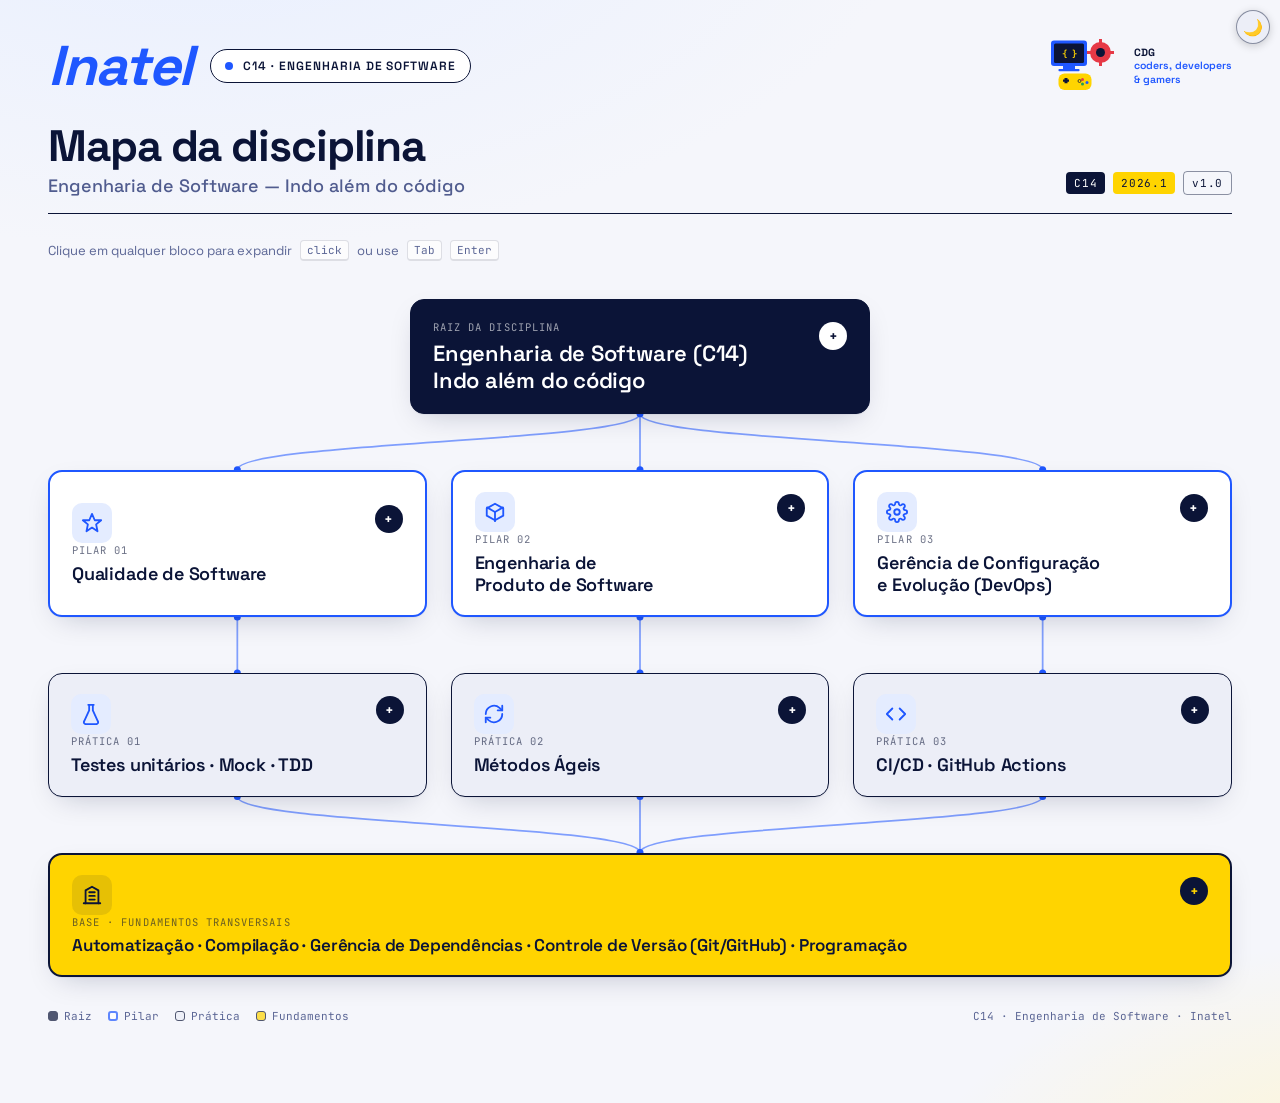
<file: aulas/c14.html>
<!DOCTYPE html>
<html>
<head>
  <meta charset="utf-8">
  <title>C14 — Engenharia de Software</title>
  <style>
    * { margin: 0; padding: 0; box-sizing: border-box; }
    body { background: #f5f6fb; display: flex; align-items: center; justify-content: center; min-height: 100vh; font-family: -apple-system, BlinkMacSystemFont, sans-serif; }
    #__bundler_loading { position: fixed; bottom: 20px; right: 20px; font: 13px/1.4 -apple-system, BlinkMacSystemFont, sans-serif; color: #666; background: #fff; padding: 8px 14px; border-radius: 8px; box-shadow: 0 1px 4px rgba(0,0,0,0.12); z-index: 10000; }
    #__bundler_thumbnail { position: fixed; inset: 0; width: 100%; height: 100%; display: flex; align-items: center; justify-content: center; background: #f5f6fb; z-index: 9999; }
    #__bundler_thumbnail svg { width: 100%; height: 100%; object-fit: contain; }
    #__bundler_placeholder { color: #999; font-size: 14px; }
  </style>
  <noscript>
    <style>#__bundler_loading { display: none; }</style>
    <div style="position:fixed;bottom:12px;left:12px;font:13px/1.4 -apple-system,BlinkMacSystemFont,sans-serif;color:#999;background:rgba(255,255,255,0.9);padding:6px 12px;border-radius:6px;box-shadow:0 1px 4px rgba(0,0,0,0.08);z-index:10000;">
      This page requires JavaScript to display.
    </div>
  </noscript>
</head>
<body>
  <div id="__bundler_thumbnail">
  <svg viewBox="0 0 1200 800" xmlns="http://www.w3.org/2000/svg">
    <rect width="1200" height="800" fill="#f5f6fb"></rect>
    <text x="120" y="220" font-family="Georgia, serif" font-style="italic" font-weight="700" font-size="160" fill="#1f57ff" letter-spacing="-6">Inatel</text>
    <rect x="120" y="320" width="960" height="90" rx="14" fill="#0b1437"></rect>
    <rect x="120" y="440" width="300" height="90" rx="14" fill="#fff" stroke="#1f57ff" stroke-width="3"></rect>
    <rect x="450" y="440" width="300" height="90" rx="14" fill="#fff" stroke="#1f57ff" stroke-width="3"></rect>
    <rect x="780" y="440" width="300" height="90" rx="14" fill="#fff" stroke="#1f57ff" stroke-width="3"></rect>
    <rect x="120" y="560" width="300" height="80" rx="14" fill="#eceef7"></rect>
    <rect x="450" y="560" width="300" height="80" rx="14" fill="#eceef7"></rect>
    <rect x="780" y="560" width="300" height="80" rx="14" fill="#eceef7"></rect>
    <rect x="120" y="670" width="960" height="80" rx="14" fill="#ffd400"></rect>
  </svg>
</div>
  <div id="__bundler_loading">Unpacking...</div>

  <script>
    
document.addEventListener('DOMContentLoaded', async function() {
  const loading = document.getElementById('__bundler_loading');
  function setStatus(msg) { if (loading) loading.textContent = msg; }

  // Error sink persists across replaceWith since it's on window, not the DOM.
  window.addEventListener('error', function(e) {
    var p = document.body || document.documentElement;
    var d = document.getElementById('__bundler_err') || p.appendChild(document.createElement('div'));
    d.id = '__bundler_err';
    d.style.cssText = 'position:fixed;bottom:12px;left:12px;right:12px;font:12px/1.4 ui-monospace,monospace;background:#2a1215;color:#ff8a80;padding:10px 14px;border-radius:8px;border:1px solid #5c2b2e;z-index:99999;white-space:pre-wrap;max-height:40vh;overflow:auto';
    d.textContent = (d.textContent ? d.textContent + String.fromCharCode(10) : '') +
      '[bundle] ' + (e.message || e.type) +
      (e.filename ? ' (' + e.filename.slice(0, 60) + ':' + e.lineno + ')' : '');
  }, true);

  try {
    const manifestEl = document.querySelector('script[type="__bundler/manifest"]');
    const templateEl = document.querySelector('script[type="__bundler/template"]');
    if (!manifestEl || !templateEl) {
      setStatus('Error: missing bundle data');
      console.error('[bundler] Missing script tags — manifestEl:', !!manifestEl, 'templateEl:', !!templateEl);
      return;
    }

    const manifest = JSON.parse(manifestEl.textContent);
    let template = JSON.parse(templateEl.textContent);

    const uuids = Object.keys(manifest);
    setStatus('Unpacking ' + uuids.length + ' assets...');

    const blobUrls = {};
    await Promise.all(uuids.map(async (uuid) => {
      const entry = manifest[uuid];
      try {
        const binaryStr = atob(entry.data);
        const bytes = new Uint8Array(binaryStr.length);
        for (let i = 0; i < binaryStr.length; i++) bytes[i] = binaryStr.charCodeAt(i);

        let finalBytes = bytes;
        if (entry.compressed) {
          if (typeof DecompressionStream !== 'undefined') {
            const ds = new DecompressionStream('gzip');
            const writer = ds.writable.getWriter();
            const reader = ds.readable.getReader();
            writer.write(bytes);
            writer.close();
            const chunks = [];
            let totalLen = 0;
            while (true) {
              const { done, value } = await reader.read();
              if (done) break;
              chunks.push(value);
              totalLen += value.length;
            }
            finalBytes = new Uint8Array(totalLen);
            let offset = 0;
            for (const chunk of chunks) { finalBytes.set(chunk, offset); offset += chunk.length; }
          } else {
            console.warn('DecompressionStream not available, asset ' + uuid + ' may not render');
          }
        }

        blobUrls[uuid] = URL.createObjectURL(new Blob([finalBytes], { type: entry.mime }));
      } catch (err) {
        console.error('Failed to decode asset ' + uuid + ':', err);
        blobUrls[uuid] = URL.createObjectURL(new Blob([], { type: entry.mime }));
      }
    }));

    const extResEl = document.querySelector('script[type="__bundler/ext_resources"]');
    const extResources = extResEl ? JSON.parse(extResEl.textContent) : [];
    const resourceMap = {};
    for (const entry of extResources) {
      if (blobUrls[entry.uuid]) resourceMap[entry.id] = blobUrls[entry.uuid];
    }

    setStatus('Rendering...');
    for (const uuid of uuids) template = template.split(uuid).join(blobUrls[uuid]);

    // Strip integrity + crossorigin — blob URLs from a file:// document inherit
    // a null origin, so crossorigin forces a CORS fetch that SRI then rejects.
    // The manifest bytes are ours; SRI protects against CDN compromise, not this.
    template = template.replace(/\s+integrity="[^"]*"/gi, '').replace(/\s+crossorigin="[^"]*"/gi, '');

    const resourceScript = '<script>window.__resources = ' +
      JSON.stringify(resourceMap).split('</' + 'script>').join('<\\/' + 'script>') +
      ';</' + 'script>';
    // Inject after <head> so the DOCTYPE stays first; prepending the script
    // would push the parser into quirks mode. DOMParser always emits a <head>
    // (synthesizing one if the source HTML omitted it) but may carry
    // attributes through, so match the full opening tag. slice() rather than
    // replace() keeps us clear of $-pattern substitution in resourceScript.
    const headOpen = template.match(/<head[^>]*>/i);
    if (headOpen) {
      const i = headOpen.index + headOpen[0].length;
      const themeCSS = '<style id="__th_css">' +
        ':root.dark{' +
          '--ink:#c8cfe8;--ink-2:#8892c8;' +
          '--paper:#0d1024;--paper-2:#161a2e;' +
          '--accent:#4d7cff;--accent-2:#3d6bee;--accent-soft:#1a2547;' +
          '--line:rgba(200,207,232,0.12);--line-strong:rgba(200,207,232,0.28);' +
          '--shadow:0 1px 0 rgba(0,0,0,.2),0 10px 30px -12px rgba(0,0,0,.55)' +
        '}' +
        ':root.dark body{background:#0d1024!important}' +
        ':root.dark .course-chip{background:var(--paper-2)!important;border-color:var(--line-strong)!important}' +
        '#__th_btn{' +
          'position:fixed;top:10px;right:10px;z-index:9998;' +
          'width:34px;height:34px;border-radius:50%;' +
          'border:1.5px solid var(--line-strong);' +
          'background:var(--paper-2);color:var(--ink);' +
          'cursor:pointer;font-size:16px;' +
          'display:flex;align-items:center;justify-content:center;' +
          'transition:border-color .18s,transform .18s;' +
          'box-shadow:0 2px 8px rgba(0,0,0,.18)' +
        '}' +
        '#__th_btn:hover{border-color:var(--accent);transform:scale(1.08)}' +
        '</style>';
      const themeJS = '(function(){' +
        'var d=document.documentElement;' +
        'if(localStorage.getItem("c14t")==="dark")d.classList.add("dark");' +
        'function mk(){' +
          'if(document.getElementById("__th_btn"))return;' +
          'var b=document.createElement("button");' +
          'b.id="__th_btn";' +
          'b.title="Alternar tema claro/escuro";' +
          'b.textContent=d.classList.contains("dark")?"\\u2600":"\\uD83C\\uDF19";' +
          'b.onclick=function(){' +
            'var dk=d.classList.toggle("dark");' +
            'b.textContent=dk?"\\u2600":"\\uD83C\\uDF19";' +
            'localStorage.setItem("c14t",dk?"dark":"light");' +
          '};' +
          'if(document.body)document.body.appendChild(b);' +
        '}' +
        'document.readyState==="loading"' +
          '?document.addEventListener("DOMContentLoaded",function(){setTimeout(mk,80);})' +
          ':setTimeout(mk,80);' +
        '})();';
      const themeInject = themeCSS + '<script>' + themeJS + '</' + 'script>';
      template = template.slice(0, i) + resourceScript + themeInject + template.slice(i);
    }

    // Parse the template and swap the root element. Scripts inserted via
    // DOMParser/replaceWith are inert per spec — re-create each with
    // createElement so they execute, awaiting onload for src scripts to
    // preserve ordering (React before ReactDOM before Babel before text/babel).
    const doc = new DOMParser().parseFromString(template, 'text/html');
    document.documentElement.replaceWith(doc.documentElement);
    const dead = Array.from(document.scripts);
    for (const old of dead) {
      const s = document.createElement('script');
      for (const a of old.attributes) s.setAttribute(a.name, a.value);
      s.textContent = old.textContent;
      // text/babel scripts with a src: fetch and inline. transformScriptTags
      // does XHR against the src, but blob:null/ from a file:// origin is
      // silently dropped. Inlining makes it a plain inline babel script,
      // which transformScriptTags handles unconditionally.
      if ((s.type === 'text/babel' || s.type === 'text/jsx') && s.src) {
        const r = await fetch(s.src);
        s.textContent = await r.text();
        s.removeAttribute('src');
      }
      const p = s.src ? new Promise(function(r) { s.onload = s.onerror = r; }) : null;
      old.replaceWith(s);
      if (p) await p;
    }
    // Babel standalone auto-transforms type=text/babel on DOMContentLoaded,
    // which fired before we swapped the document. Trigger manually if present.
    if (window.Babel && typeof window.Babel.transformScriptTags === 'function') {
      window.Babel.transformScriptTags();
    }

    // ─── Theme toggle — injected directly after document replacement ───
    (function() {
      var styleEl = document.createElement('style');
      styleEl.id = '__th_css';
      styleEl.textContent =
        ':root.dark{--ink:#c8cfe8;--ink-2:#8892c8;--paper:#0d1024;--paper-2:#161a2e;' +
        '--accent:#4d7cff;--accent-2:#3d6bee;--accent-soft:#1a2547;' +
        '--line:rgba(200,207,232,.12);--line-strong:rgba(200,207,232,.28);' +
        '--shadow:0 1px 0 rgba(0,0,0,.2),0 10px 30px -12px rgba(0,0,0,.55)}' +
        ':root.dark body{background:#0d1024!important}' +
        ':root.dark .course-chip{background:#161a2e!important;border-color:rgba(200,207,232,.28)!important}' +
        '#__th_btn{position:fixed;top:10px;right:10px;z-index:9998;width:34px;height:34px;' +
        'border-radius:50%;border:1.5px solid var(--line-strong,rgba(11,20,55,.45));' +
        'background:var(--paper-2,#eceef7);cursor:pointer;font-size:16px;' +
        'display:flex;align-items:center;justify-content:center;' +
        'transition:border-color .18s,transform .18s;box-shadow:0 2px 8px rgba(0,0,0,.18)}' +
        '#__th_btn:hover{border-color:var(--accent,#1f57ff);transform:scale(1.08)}';
      document.head && document.head.appendChild(styleEl);

      if (localStorage.getItem('c14t') === 'dark') {
        document.documentElement.classList.add('dark');
      }

      var timer = setInterval(function() {
        if (!document.body || document.body.children.length === 0) return;
        if (document.getElementById('__th_btn')) { clearInterval(timer); return; }
        clearInterval(timer);
        var btn = document.createElement('button');
        btn.id = '__th_btn';
        btn.title = 'Alternar tema claro/escuro';
        btn.textContent = document.documentElement.classList.contains('dark') ? '☀️' : '🌙';
        btn.onclick = function() {
          var dk = document.documentElement.classList.toggle('dark');
          btn.textContent = dk ? '☀️' : '🌙';
          localStorage.setItem('c14t', dk ? 'dark' : 'light');
        };
        document.body.appendChild(btn);
      }, 50);
    })();

  } catch (err) {
    setStatus('Error unpacking: ' + err.message);
    console.error('Bundle unpack error:', err);
  }
});

  </script>

  <script type="__bundler/manifest">
{"c529c63d-1efb-4719-acfe-64c38e743fae":{"mime":"font/woff2","compressed":false,"data":"d09GMgABAAAAAAZoABMAAAAADOQAAAYFAAEAAAAAAAAAAAAAAAAAAAAAAAAAAAAAGhwbHhwoBmA/U1RBVIEgJx4AdC9MEQgKhGSEAAsgADCDOgE2AiQDOgQgBYdGB4EUDAcbFgtRlEzSeBRfJcRxXSwko8GaGu0rSEK9OeT37Ame5+m0P/cNAlZysqTS/YDQLp2uOkdrbV41JPX9JpjInticaMQSVTKRECFc3IPshhLlnEL9X0haNplWUHRyQlHA9H0tooCT9+5/rdU/qESaDngJEBIpk07s755rxdQir4tm1bgNDQWvXKYRslZWdQZK7FoOOWn53PHs2p4IArgBAEEwEAQBBAGcJJOM9OqzfQxRdAALAAI4ySUX5eNtftF0U4E0gPfpuhon12GAukKNAxiI9pYpEAkAChxMOZWNJzBgAXiP6Pu1C90/QbsgxenIvf/+CpWr/gDpGAiCHQVEYwLZqLVzOdMHfAHzBnw+hHmOzeuQjBsNQYkfAAE0QIku14F6C1AAYtPSQR2Blm5hTC+9GmcVq4qGnAL5QI5AJdTLFPkvIwAIxns8AD9RVeXkLA/APAAFaEA0GgJEozMNEIkfDYWHdIJ+eV+U/[base64]/mFxR3NRm3VhM5du/r3/r94ll7/+92CToea3uPytidHJyru5mfcifn02+rui1H+LiOl67umgyVTOCIseMperjxlKDj5qnOSyQKZNJYMikpWfg40SB1p6t406sCsz0aGqSNMAxB6YQP3Xw2zlo8pSagZtR1aTAT6CKGTRqI62b1U/lBdp6tp0+ldVGaZoaq0vS/eJLH+RMWis5f1syoGLJa3NXSVc0l5fw9Cycf+X0JZ9EfpjTb+zewlrdqsCX1zdIvAv8uQhg4kkVQV5sJjq8yAE1AJWgcrVXEGQ1rlF/MBaVzL8fQYBqfADUAhBLMpnU0cIsgi8en++f5/kgAAh2stLBv/evjIQ/98Vlp/5/xlK6NVeo3dXZSX3/fPT6+69//E+IAdo4O3cSkHl1b0fHoeLwWZThcP4cnZoa2sbJ7eawfsXIjH7DXjjZzg1rb4fenm1pxzqmmGP4U2PjnIQPkhiNPQaZwzjKS4e2a07vidM74k6f8LpNqqryovbti8qrspsP/f61nv/3QyHS+wy0ZnYdzPMOdmGPLYNiHbKjmkRo7BHIHMZe8vTlDN3uCIcv7Ii/2HXGYdMoLk5ynJElk4qdzvCen6YZe8Khm3KwdXb+m6qwhEzpvtiZkZYWCjnrW1qb6mV+U2tz3aUS7BW0jv8zkkIkSXiWNhNRSlNqm3FmX3TX4QTz/Hlc8XSDAKpW7/Ok/D3V13zarmn7AH/+8MgdAH/+8d0JsiyqRnsFMFEACHya1WqcT1B39RwIE/Xa6aXqSYB/GS57ThEAwOcC4CcOAXxko5GGlp5VOjqKA41FdwBvqXQChWSlo8IrZ1CjWd5AnWK5Bg0SZRWaFMqARC+1Ep1JwC121PHKGTRwcwFN7JxCG5F0oItqnkE3lWxCD6UMQS/1xKIPN86/6ccJjIBkDxQbTA8kvCebKNMi3QOewrADKZBVvktvLtNzIyxCkmd2V3Isg9FiIXgWmQcjKFtQiRxHd1Yxap0ezsrzWBwT8IrUKsOYsq/hSk90PJXJ0GMlnqTHUjpWn6FWbZ+w7XPln6L0VB+FFAUqKaWSCioKVUFmU2jJpU0luwi75BytqY7v3XwJUnn0NxKcmi0HlnRG0UA7cXrLMDrKF1BPSWxB1ltbke4/J/m8u20u3s9ieexWNxOS9fcaYP/m+ZooptxagwDCPfuAbD4XRbNoooshptjQxC4OcYrLDM7QqU0jq5fwg+pgbxTSu55P+vcp32DMnS7LD4XX5cFy1XNEevpMy6Q/zCL4cxYmabdVldc2Zf/F6jn9agA="},"c658c2ce-7981-46f1-aecc-5714a4b01f73":{"mime":"font/woff2","compressed":false,"data":"d09GMgABAAAAACKoABMAAAAARngAACI9AAEAAAAAAAAAAAAAAAAAAAAAAAAAAAAAGoE1G4JgHIFaBmA/U1RBVIEgJx4AgkwvTBEICrporgMLggoAMKw6ATYCJAOEBAQgBYdGB4kHDAcbuz1FB3LYOIABLu/mSIS5Uh2BKMqWIlH9fzxQx/Bph6htwkMRSkXtbrXS5GSVoJQaVJm2zimVkt3KUNAjuCli5Yi1sTgYFsdrjZs4iMcqwguWrsaMKcxFJUBgwG5zbLSF2W7ig17xYsv5/qvr5HhUlJ+v+Z743CM09kkuFDHW9u4x9ekmifQJsfRDJYklMp1U8BCJJll9eNrmP8LapvsfN1faeCIhcuQ4OO4OOCnhiDrhjlSxetkuyl9Zbr9Sfq+/v2v+dZqfJEtfaIkt6UuxQqj4fFjEiXHvfK2Vn+vc12nrMAHDAfrAaeKAbGdonUNeWhVaXo/PyTxsbtZQm9YQAqVDrGYcTc71/yuw8nzv67xdrQoheIIEAgyEQXjedu+PaBdYF1jgESRAs/qD377dvdu7N/75RxYl3gSBxAFpQmn5/c99zjz4MDdZAlKrSkIlXARjfk5XJbaUvy1LQOGRndxq/Pftp8vLasuecgsj8sOyCIexnEexaym8K9SJjCnXJQIIYGcd9D3MATbf35sz2/9YMYKLi+PiCDdmZp0pSqfQdKF1/3e/Fvh8dFoWSV7gOLMn3XhRGC/SzQhdXkWcYqr8hRzusuQQQ5lCFXPbuSzt1ubpx4b5gR+sUTA0W1XXDsZKW2oHC221SpRtGM+NREhFfgXJUtOXNQbtCn0MXc+8jUT7eqSdiBj5texMrZJvDadLFF/wGSGEULLbPm/NbUwTO9ZQblZxYYg03/[base64]/b9ikcmGTrb27cStyt1dWc5LFAZ766B8CZSED0C4PUAiFuLIyZIXZfKUFw9stxGFiZBrDh5hmDAQBQBjjuFABigsWPLlXCgKvirmiHPUF5LLjlb0CJuRvwvcj5xAKAN54bwdg6EymUcDBug2IJoruw/QonrfBCwD7lBY/Av/8ASDwc+afcLZ+MAe4gnkAihTAcTuLCyBtXMpw5z+7xzgA8CksP2fxeN0CMFKVFrmMcGUC4AKASOCbfm+DwygSZ+hOJS2TjCgaDmbjKIbDTb8OvUFNqVmj2IJszIJ9XAEskqT8NNH4Dypt3Ij3PA8O5fk61ApWe/jQUv31cNd6TjwMiUoabrDeZnscM+vDLxX/wVk9JDqJLDRii71mfGgxmTnR2Z+P/6v8BuDHSC1MPICLWRykDFK0k94hW13q8lzfUnY18Fn/[base64]/asWqZ0MUW62vQ2Z4trRUdMXy6TqanA00vjg3pb3VDreGuW1j6k1mpdtdqljnqPE0FxYoIVW+qzQ68GyXEco+h5g3XNWdeev+bgFE5IIF6K4DHquQHGYFFAWgZ/jvF7eMVPl0aBOUMizPqfydE/1hn+34g3NOZBjxyQG5BL8QFlsC45lJB6YrBQ0DCiRYFhhV0SAzqTIwajupI3DSBWliKKJdnUsPDLYP++eTRU1DPsstFIknvwRMiZd7gB/gRa4laQIpDRBUSUtplNfFCN0ztBbBg2+kPcNW/7UvFc1koT+KW3+7Z/MMxXjaDp67nh6fP8XLEEcDbaZoZES2+ysPQ2LElwbBvQ8jCf8SyEx4zs9Ung4rX9JZxkf3+0OWV7OnDBqJzLK5DPNXVkoqhVQB0jkG8R5rKnDcOENN8gz4tPoUjiTC361wjKLlD0G3M1ArDHpZkSzc9QJBdMqsJ3k5xG9/puUT6iyxGeRFyy1S79YIrLjic2udsOGVAzphnzffUZ+/j/aOoakLBDIaxEf8AHTh9Dg0AXXW1oNu+jOAjVErCYtbu9EhApauk71W5yg8enxc0wdUWyUL4TcmcY2O27Z/SbRw85wzU6l0GzcqFA551XlAU/omi/fd4r9E1cfWOeYTRZzXqvhjnDjoXBoUA4eau2iRqn4LOMmWBj0Jo6GcKJZIyIDPUxg0bogmm62A4LT55yU7VyJs4VNN/SmFOs0soqGptC3uB4vhwgIUwTAQ09F2RhNICGQs1vWmjQH0ydlRoM7S5elY8wlOShmbM0FSeZMvNpIS8UkeKRdBXtUQq9Mc5wQWNmjkTMYxEkMG61KbLZ6HvCGcwnYl2bIXwma9SHXgP4NYh6FajkU9DMVvONtHjb9cEghPJASFg8pTt92YRGlE/[base64]/KR8zZGMWQaAwOFe486JLcwXFey3Oc5VFk4z4z4krsPBXCMg/00i56ir45nZz31qnQdW27XjdhOn9jPq6QIqb/JXopgJ+aW/PkXIf8uU/fOHjpo9ov/h8GKyvTK/4fiOffzAylo3Cz3dVELT4UkLUEEVTZwbaad1DrTTZCb7A5TOvdE3rCqFbjRv0kkJcQCYWKwR2EKr5MhiBYWBnHaRQjEITAUSdKBHz7iFAaUzIsDDL5G33OUyKviOf0gXie1s3r6PN41DwFcr7jmuO+nREflNZzk+OdtJm0YZjxzA/f4ysp7pwaB7FG7uq+63SpB5mn13bd5v2I5xq48hPOr++pbsX+O9Q2P5GPlEgLBkvGFvRox/vYiT6ypLNopGBYUQIkJQSjgHMpwnFGvcfoTrzEqsApBCVQBzrkEL3piuGDWP5rS1qlYQlck5j/VS2HpRsOI6TNiJJtyGEgL7F1yrXRUlrrMJlNpFErbcGfTFU7KqheO6IKsa14YrQHRGgNZkD0mBaWyfHX0zW2Ck+/w6CNZhTg/[base64]/i2ohTA+dM6HFSUnh7NAUkSwQIAjwCrC6EfxEqsC9yA4jh3BhhyiJ66YZwx0PJCnc4IlJp/N4k/1sdeZpB2UQmf229ElSzjrr536fTVmxmawIF+txa3oDPq+BSuLdL76xU46hkvFar2w4cIH9oVUqdtGOuIUA3lY+9V09L9mSHkWqt90s31hpJRy2lyJUArAz698eEFP3209J7RNJ3r6b8s9vPC5FT3jD/S8ZtN9s3biAXDfA9T7r/Iym/yJp02mp6lJf7JsDjD5GZ/hkzVkS0A4YivIKe8a1Eoa0xhWdA0YyN/m8+zeWQE2eF//fly+b052wzLzxcGywnsm9pNz1PTOaf1Hfxtf5rPAVTMOFl2fXJNkusxii8si6TQzk6ktE/HBoCzkCsmGgqCuxNIlN4T1dMBjNFrcbXrEQ5ppX9Rod2p1NgNqtFt0NKrtyMCW3Do2CovdbglGJ9vSEkJM+kSfFtD58OVCLsWzLf90aCpDjY+ab1v22RBQBQRSyA3Yoo+n8vTulwr3cHZQ60OAyV+5+0e5sBs8Y3/yg8rU1sxz/1RXf3LdSCZVOAc4faSxQwnHTPO4gulQoWSARDtUCgafN8ExWomS/sO/N1KvSeabT7JrIM/J5nnJaxgErlnxPFmoZAaGE3/SfyIkibR+cGSYzoMzxfSuPL33o730XucngODMBWbGZ2wzYzP+PPiumL4n7z0wdoBMeO4t/wj8t37DdTnDH1e8bgNgOp70CJFSa1gc0ySskjjs3Y/YbAZD+gzIfrBr97TvnDTH3aTbm3mXZACeD0ibO7qzEWWkKxMTuZvVe1Wweo+6WcbkA3lgoQQr3yzkL6uWGmzhADlFhgO26YOb+K+BDnuPKe4xCJ8QThFlAOo8JT0qdRocQX/bVNtmlY7p9NH0KYcBurxxCroMMmAvxyqUQWYDZZwFuI1GUXMILF/7pe/LTSh2i++5KI3BDAODphKcfcXHYKLJrMdVugm0Vg1FCiYOx5/ycDOjUMYJB65kljccDOwb8GCeqf8DpzfcFkj4DLTI+LpYd9XTGrC9pD2ajVzh8fjzfsSzKxrJuCk6GxmJ0FlPu+SEZkRzQjJ+MYHuuAkvd+YcJnU8qcK/[base64]/+wfWDMvV9aLB4spJO/6n5y/WXJvMnuLgwPGC/m+1+s0Wu6G8UtSvXuCda/hauwA9Xw6KjUfaqfo8HRvxCqVmu+O8on+SbcNTeG+wADBSSVsltDZ++P7p4D9CCTz8ASYg+zVxzquvRgidqctf8wv4KdgYELcI2ECtQjkP0e8/zz3JC9b02BQJc0Nq2d+6pbm0tO2R+ey0UDso4OW4vL8FP6tiUppK7g3uYCAIGos9eOEtD9PcXvt8lrrRH896F98D/HzY8857ZDwHv7YOJ/l7mWHygh32Q2hV74seY+5UnHmz/61I9bjYeM+LWnQhm1ePCzAi4fPZnrFCYBUOZjtvp25UWvVF88/VlNOSJNkR/8NEHibDxGgOnxk/ZTo2d8kNRGeTNj+VJ8KzFJB9pGuKppiD65PXxnpiX6o3HrvNerxqQyQZU14PpD6apcyenkjea9E5VTgEcCpyURTtjwps4UWmbTH1Ta+tN6pVEuWpCwBIUrPiUx0uvnPW9Daxia625ddwKQNt68Yg7EsQLY5B/ds+sfdboox7RWDvL95S/7TAK9wlFqckY181k2OEvn3FBt5xV8wL1gsjQfbVCw/jYkJ5r+FO7pCKSNSyv/UPIUuyybubdo3fGgnTwVuetVI7T6URM/mQ2oqGlCIppdJgVq6f1YEuJ1R93+SM/+yH/1xFnuy9GOqKx9nOuaNxuhW6Un5PfCDUem56LY8Aw/e53liDm7emIfwvRr6/Z8lpX5dHHjsKHpJJD4M8H/I3f1d6liAHT6FDd95NxMkE6eLPzZipXLsSdpNXPZiPLKHcC1Xl27MXAYvNF9thS9ery8kfJe2n4JfKiydh6lzSKlix9dK9ElJOfk+dEzdHpkUR3luEVfwmsZaVBwV8VXnD57qq6qur6qqr66r7675kNJLvrvL3kq6vzTdwL3t3L7UsO7AOSTbawB29r+l/UvLipDedigRUPKDTMKT0sVjlTwQuNI6J6aUCUBUCsYomPA4+IkEFAVmBT1nIm1gXRKB2snpQgmgaTn4sgqTMFhRpTQdAEgRlQXciZuRF0JpWEW4RSkFk9K9w35fVjzDZlx1GwhQeNDklSD/M8jHmB+cGwqgANOmkESDBCACxQEZzjvWaAcFxwQ0Ox8YFW4+4zwLlypYpu6RCTLcIT0cMUZB5xSIEBmlmFDEQRkPDboNP6A2LQREApwJWKE/v13Tsybwbc22JjBYII2kOL+bEpiKCJ2hQyeRa5tO5FqKggZFWCFFdpxGVsbQ7H4zqCFIughWXAiH5VaXJVKIWPzkXEZpgFfkqMaos5dYRIEXGhGKUFEg1yulqVEJauWeIv5RSACp4Ih6L/X5ChUj2nQRvtd6UHvcx5CeDkCZ/02XI8p3/+rKGIBPt4LXMcEvPNSiJWcSCV9MIU0yHZ5FFICXU11lRrHXXXtoY2XWGrnU56wBt9wIwTxn5XUliRNViXlq4s5apG3VsXW63v7j7YVBva0/Xu9rhPkUUTQ9wJpCd7Q0Yfd4JJpJJWBvlkMO7UDzzEUNM1m+aKKc9mTitc/eJrW88O7WUb3VX1xl7RVV3zdd7YHbvr7/5XgCimoQG9Mqb1uB/+YW+Ms/9QbTAiFX5vn9KAYfz936v3Xn0kS0zAJ3HiRILuzgYb8LxLGCIYP04UIQKRf4ZopTGbTiPGXAFz+wqPq+b+G9VibZ8W/48wJeGymZ4OtXpc3xrfmkM3TnFWGqYiQjiNyMGyd13deO6ccdnJDp/p6umBSQcmyLSfYqE1QPpJAlcoQ+xC3jxRgCi2hC78dHMTDvT73n/f8r6QM/v/7Pyz36FMwNnoLs9p1lYSCt9/C779PkLTeVUBhSSzxwM7rb41yK0rT0/WVqjUNU3TlZVEOgSSMIr5QD1j7I8NzlcK46xexucJxkpCJU5pzwTgyIpiWV6SGDjKk2Tab/ZcHvie1512wMAf8YBdREpdaQi8+87/4vryAqGLq6uzoz/V4ZbWDqshC0hObGFHAhtKMAJqltekUlsOhMUJRpEjC2Dlh4Qi/UTdOoLJiqvRjKGpla+OiGOfgHo2LlcdJe43Nx8eYrH539Fk4KxefXorjh7lgdkidU1rkNf3H2K3dJeKJq42zRjf+/1+ktIhlk5epuBZolQOTYbSeAVuotTO2dsbdRoXdQhhhLTjuxx6edfNx1NTba6bR6ZBsEMWxyfDLsP/1/8notYbAXxX9r8SGQKG2fxyuen8jPOyAgKe4UG10g+ttg+3Vw+VBEv/8uz0+PT0XY2h+zPhJmDJgUxImXWMIg8Gl4Ogzvhb9gHP1yVEao3Gf7cqK2805zstJMlyZd/[base64]/Pnc//h4nZVb+4VgUUoQODiQ6WTpu2J6B/Dn3XKIiSDCrJaSiFdq4q2wpDlfQxPI7eiqT9NcNeBNsdjzQbOJG1Q1TD1RfiiFkOL49ja+NNhVf8Dyn9dT4I/CHD7hASalIJQ6ceOtIrWkWMl4dK/Pru4vDg7di0wp3bJ0PpbaXMZoSf3pnu0u8wLtKF17LHMzjA7bX0drXKBr+u7cRQR6DGXe5SKhMSITqiIZ/PxYS9KZ+UaLus5Kagh48QlYARpBkYAuCk9aqGDj0FAbzJwpvfeNNSXsDxBryyn0yCY+u02xp8c/XF4/I+Hfu48Hra6ujI/M1ti1tc9Xe+3p18VB3jW7kzixu6vW93ma1UYsgq82Ogji2DNfljs1EQe2+lhOzQUAGHTunO5i7CxE0XfLQQ0NVyOYYVZcIVbsenK7JUYqHUvCfLQlBjNj2v4hlTmDZrS2MNMrbBAu5IQjY6Tjt6ea20kiwSXuFWQYA7jxbqqdk2uKfQcx3o/SoTSLZ76WMxvMXB96/35/p6VauilhTGHUeGFrUD83fhf5cu5eVOVQlfDHcbnJfzxod1QH+qD20Wbn979lx++Yhx6KzmpWZ+RuijLHMlbaUAD+bHbrZi1zTCg5fBQ2ZzvexPbfY4fXrZsN9A9+720GddxNttS6xbc9B5JTKg8DcvKHq6e2wjnrIzXxp//dqf4B9NtTqM33RXdV+4HgQcazyoUGsJqIF4J/Ut2kDWgyfBpS8oRgbzCSsEqK5iN853Of9cW+Bg4NkZ+viaClEoknrW7026wuevMQCbQxBM0DMfG4u/Wglrfq4IG4Eriapv+7+Kkzv+7y0o6Io7Rkglc/ZGddees43Jl7vI9+0FuhzzPyojSFUmAZb0shTU01DAIB/rCc5ZgD3I17+DmHfDA7/eCKqyisNQzwSi3bZXABN3bWi4wg2Ar5OnG3IawbMYJmbA1dFIv53Dn2GMYlxUBcZ53C0ho4GL8pe7TIj1WkY/dAQ/Nc74iaBoTXeM0Uf56YhfLpmaz9ErgqkqiN0cU7UQVrme7GEqv3AwXeJu0DYFVTIThFqcxQppzhtjpI3C2s3QnQz6Iy9FdJ/DXf/kAWQgStMt5u47OhMOn87LTgHGUYxs6782g2/tYS7bPwB9nsd9SPug0s4mi7MYa2FBdREjNzYCGvLJJBmouYxG3JpV5k6HU2zOhhrHd2Pr78Q3SEcoK0aoUQVlYR/XgIfoRwz4Sxp9PF8XymM+mpqa7jjOn/Kmi4IEP/hVw4m26a+iZgrg1fOvHk90asEFOMipFx+m6piyWjAWqoIA31GBIuhMclxcZoCiS5PkKFbI2otl+ATJedNf2FLrztS7NAwYK2/dk04ODFuwkOan2Ju3BXAknmUCDh3WDNJ7X6/hbBmbv69A+8vKeY+DWPkYYGqBr+/n7SOiVqWKa6RSP9g3WMtsoRZVQOKQXDhfJidqBB6zOVKTatmcg3AIG2zxjEWt3JbCRQqYcQwpGRFjfv5HcBBUmRjW/zCkB7BdFJOTGh9Cl51RUWAy3O2qnNL9cJ0SFObshIxnXM+UeZsixq9Z1AlOO33hQVAIQKgmWwx0khxIVoqRR4plHJpHknoT7PIawaLlZNsEcb/gH3ndnP7eyMwaXplnUtZCe23tfURwcRfHNyfpc2zO7olANd7UoamtbTpcznEW57ddK+A0VFlL4GQShXI4cufpo7rsc0ypmx3I5YsodhewV+bgp1ceyKyFmiOKzEFIISJhuSQd905vT2YQkT618tByGiTd6+FK6ZaFnDUSDFC/qgoDJ0dT1ZeQGK/+2G1/Bh3TymUJFey4wDuTrd8c3jxAn1eDpVIcf3ZD+DZdleMK2S9rtDbmFIS+ZRcFsXlTkLvDV/EKitb+bkv+3RAq3M2IEh1YUyXKbFuGoQGnUb15zThjFqHuVWtDMoP6LCmFZlbG8Y+Du3bvDztfvlbI7dPf71E7/TvAv36FYwEnyBeEsAOL9Fx+CF/9f8AFwO7qF565CEkKEEYSpFaHetelc8lx01mzJvUYGojmwV1AcsLBXCL1BToGl8+GmBEtLgZCfZwAzFbaqmnEW6kJ8sY5ivXByjIefs9nuOESi6ezv+gaRLJv4DUihCUbHdJW7Dx0HnL+/5zvNhN9QVAfLfZz0yf0IMWjpPKULpoV90/[base64]/PHopHKkoI9PsNylMviQ1WdRw9LcUlO2mGqRX3HuOXijS/[base64]/nAA1AkCd+4dv7yfBsXBzH4VJzUTZQ1BcG9GwnwPDkAbNwQcr4+kZg+MMwfjgASm4Iu3Ivmx4JTVkN0nTxHE8cEC9/h0vY2yJ4iFpEYBPjvYj/nqZHYaTX3NIUMf61gr1tkSMgRKAEcx8gR7QNNDbDEN/CkalB/bqzvNwAdzh276e3Gyi4XcwPg8AJ0c2ih4dDx6//4ft1sMARMAFILne7v92cG39U/8Bh/hdrAjotIXFRZJJ5MjEuCbCRksE/xWEjqmPNoxqD6AVk7GIeuiJWdIud2FCRZRPoCGKkxFstTDr//cHON0mYxPoXGsBBjogOAvTW1ddjRHgMEmiFVxh4OV8/CfeAN5zd8pFCrJNYwcRgDJARwZWvGqABWd5j+mZnH1+HADrdHgY8GcI80xaW6p5eHDCZADYLlkS4VBZ/[base64]/zXXLl7LjUkaVH9qjkFkdX3uK2Zlxi6D8LbD/F2tYBypwQDzSCiD6YBy39YUoaWkhfTrL5UHxsv5B3TPnvwxclWVE13TAt27lYUL5kacWy5StWrqqsqq6pratvEDZCTaJmsUQqa5G3KmClSq3R6lbrEYMRNWFwBDMLK1IbGzsHJ5d2bh4ULx+/gKCQsIgoWoeYOAYrIRn0k5aR1alLt5wevQl/I9mJbNH4n2sldtpYEIYQDYMnWaRajIhFVcgW22hjvblNQBDF3cKThHLWwKbIGdUuhhXXaW1MuoFxoeOuB0ObgSAapk8WCU2W1aEBssU22lhvbgsQRHHXF0gVORNNkTOqXQwrrtPamHQD40LHXQ8OekHBZ76XG8YJ+2MI+u+/5Dc+lv279qv+tT/c8T/uP2WPXg/W3WHvRz8CBgAAAA=="},"222a6712-faec-4075-9a71-110578ca5488":{"mime":"font/woff2","compressed":false,"data":"d09GMgABAAAAABq0ABMAAAAANiAAABpMAAEAAAAAAAAAAAAAAAAAAAAAAAAAAAAAGnwbHhyBWgZgP1NUQVSBICceAIFiL0wRCAqrfKMTC4FmADCgXAE2AiQDg0QEIAWHRgeHQQwHG4IvFeOYVcDGAQxYiT7J/18StDHCsHag9Suxi0jjBWIqGIoQlIXnpnsSNN54/t13/CoFwpk5nUUJj6rZs0SaMuwxrGiyzHJz7jKVPwvif7pIMvqiTz7v9ytHSDL787St3h/CaPRWd40kDTJnCMFiHEVxiBFjFQMwcrvcq/L2qluu2r1sBm/u/iII9X/m7P/nemdeEnNn3/nql9FYEia0yUcUqpTYxJayWwDQrUMevjnrX+GhgIgiFhSwZCatb2vtcttjELPtuP/0T//0771lMr0bg0RTjBEL2iEKLjZ7R0kUvxTYg2WcFGuAqbdMB3MnpeDqXPyNUAQWAOTo1HZWjtlR9kpggWyNqOzUqiQlZfjRMjj9CGyqkTXvp5RgeHUyABhYm5TsX/o/XWk7f2d1EFwFtcHb5+g9XcJFd3blrk6lkWYtGCmnlXefV6dj0NpngmNdCKGTeR2UA8RFSdQBlelStCmKKpVVlhoyq90qK/[base64]/MDQKspQWFQxDaMAWRAPv8BeMtangDwKOSw3tnB6Bpg/QtnU4BW/x0ATICSAKpwAFGegwFA0ebqYAsjo7MIAH4gqBrlbW5UN5sGZbKpihjKByBrACk2WqnGHgQsAyiNVYW+l2ut2eRCXMzfpukUB/1ajR7Hfg0vj8K6AMhZkfOoF8Aq+QpPGfDfUaQFT2HgswCZPhte5mJU3T025Mjfj7sMHkOINcfazjrsqBWnXOdWz+3FvdkUAGEW9m7uuJOucL3bPJ/tTMHZR/t08aJBc1AC/16bvQP/7reJQxcLCPKqIk0VwGAi/VHFTZEZJKegpKbho6UTEBTSxa9brz49aHoIAPJhgNixzPCgFZKpvIOAALGbBJSFOKqojdmIG5JOlIPSwC7KnXSkamTEpg34fPMM4KwcpAUB0K1oSp5mAZYidRjtAdOq2hSxWCovcGYiWIQjbUbXWT021+6LMIachdNiAUDREyJprimKjSmaZy3HEF/R3DD2MiGG8UkUr4qin2e8MYGtiyJPNwGW5XmK2nEEikVBmR6KiPgjUigeWExFjKwK/vicdPx0zC+Emdh8pM8n+iiqJCQwqPiWEUORD2d8NLfa06TGLbW4VHqLNpyHXYrUIir4e4IfMNuWpWo1azJjVqLIo4eMHJl6Wk6BQgvMiYqMHhaqraRU3rfCbyJS0pWbh/HODOzUmpKduRVX0cQRJeMD+s8guBNdozvdzMmgq1aVVPA3bXVsI2sADHtKe9hsLphp7jdVFkq6dPRSvjWjEJEOsg3nk02xgl6q37kpf2vZ58TV3oq/5NFlBTkkiUBGPAb6NfmZWnoE0IT6V8vNw3pnqTFBzFDW5SyycJqIzRQWpYY0aMQLPHr5SS1/TdbVd1MkiOZCgz9WKW7RlsuwK2dzW0oKuRj0xE1co2usnb/b8smLIhkWGsTFxWZ66TSmMg/P87lyJIgoOwKV3t0QxXuqs7vzdR8Eo8MipjnS+5OCP7PNBFnxWwNZT78qHBEVGu1oJWUhiVyQDxSOvQthJRhL5ndCQ8IJfzldp7n20Gf+GDL79nZ0Y3phheRhChC0ZhV+65r3mfTvmif+Tv+hc6Ej4/vPF3JfgrttoGyl4QmqVcKgh0o++vhW3YCPE5pZRKwS/4S/L1C9dn1xbNl1zyhQ1iF+fmjRJU0xTQcKj56HdRi96/pHazLVshXXog3ng215EsXV07GGvd1grXl1NMlqnX0m1ue37LzkeEEojSForkfomuYsMI7AOtOutg2Z7pKHLUHmkT0yap2Me3Z61BcUDEfa8c1TXPOQ0PK+Yal0bxopot0vehBVCnlDIlx0MwPUO/Z5JBHUfxJ3CgRpuN1JlQbr6wDfoZGjusopx9vVTmSK03WgCm5sKh9BEfHtrfl0s7Heh1ZZUS1JqbywJpvpJGelD68Cw1Y9Vafa2jPFp/qqXIB5EzYmVaWAU6cmsYwtD+jklcmQvMFoTdUbGkDx0NrSg2sB6WMfXCLwnHu1H6eir6xMPvD/[base64]/9ujtONmw7aXS5zRZXs/EkpA6dotapZw+B6LWpp0dGE+/sFNAtgp3T7ww+HXltYWTrV1rc1lb+zm1fQ6rgvWdDK/X3vl5c/Om9x+pDYeUC8NHuRge1WpXroqA+jWDkqjB+JqEKnU2iRhLCz8JV4RVwrxHHbWfaigajgdAydgIkGcxUIhKmwxarQ6uzOSz3OJGZBPxwDz+4NHVZmcxWtjI/FTiXg1jyOsp7EMLJi5P0wa9tLFTiMgeUiqB1HZeHAyqLq9tlCbIN4utWRZBWau9W18k/+OSL9evi55klgfd58Xr9izYBRAT0Z+HVT0fu5TxQGV39lWnFxB++5e+fKKCdal7fE0s/VJP7SXjRSz1MhfuE1vAibsn3LAMs53kejouD9wB1L3XPQdwL3NRWCrSUudS8kfqClDZjBT8ESn6NgxoSsOs5baK/u1/8PMP/vPtz4kShOt71oCBPcqapOoe6hFAzAyq7I6KqYxIl6jo7sZt7JvlGTCR368stLrfRmIuWcr39JYtiMH6Ht7xxvqm5p9kfDgQb7ojG1yMroys8yZximAnK4XVbi3hRWkBHeUUWr4ffrjM7LedaCqlOb7LbzrV9ziBwx/MWZTCssNkYiYoymc2++CvOsNusDjEqfN+d3C0mp8tgcODmhg6JzuJUG1JaLY4b4P/6zsf5wYWJhWu3VwPIY/eOzE4E1P/7O8H5rlUR8Wv1JYcXFac/7Zlt3fTxW11SW02vGjcMb9bb7SN6/XDA2VBjf0skfqvW3tBQa39LLHqrxg5OrjQw7vNYbLiTzT7rf7m0wd5VZ1SQE95LmL49YkXFrs6Ndf80zXcsKdtF/Em5VPrIKHNp3AP2u2oK8UZPe3BuobODoFbpa2/i2b1ioqRcull6qMWp5ziz9tBZe7zqw4FBBoICOlpYh7e7nF2RYb+ALjNabBqdzWkL34lz2ZI48so9mXJBrFKS5T+s3ZPTkQOrsma+0CnVP0vVHKnpqTpAgeLtMs+D/dy1ambo8tMVFacf3zUEwTuS9JDRhGt1Ztw4RA+Fo5PBpj+VXjZaHsrLvBrwl5sdIZy3Yumx9CwPjDYPyTUBK63zOMxmj0mn9bSa+6i+5jabydRma/bz+nT981tjUMxuoxlvw81v0++Q3oI2RiNurS3phtAdJVZFICSz4QGZnLadskoCHXKdnfRYiorQ1svm/ogGph/9AywWJ/S+tEKoQv1ywsY0qruNtNqu0xkJwrJiJaxGpvM1mKGZceh95ly5NvclOcOzF+5RMGXnScYIMc0+qUyDeBXnvm6wq7mj1Wm/k3qNesJuNW2jALvjzv7xiVCwK2jGnaaPJsigr+XBkLrp/jvZfxsJp/lBSUpSB+QiQbvT+JH7I2NpmBVy+NVE7oR7M0xOX8fzXe2xNWb/3/UvCLMqKrKEL7hLEfXqc5k1Ktr1fMctaNJYXWauuZjOO+ah2bbokUjsCLTfiJvNvkPQ01Auddd+8NZM5WXRvA/eLhiovwjO8oUvCQQvCfkvwJWrXs3uXRpw3XTlCX31BdWp66ukTEQ+krwg6sKD5enyipry8pqKJvxP9VrBxq/87cYcu6RvZXk/vrvXizcLUyJxnvAlXBrhjb36N+hjvXY1bF2F/[base64]/fx/APhcuoL+hIABtTTV6T201pl5b068mgzEQYVmZqrrHrHRzT/QP/GDdip3vHgxZEwBgQkopv78dkRoijbVI4JIg2tc/h7EmQPf3Rpos1W2jkCYBLhhxGdZeKOlRzTFWDosI0uaWlgzZvxb1g22zWX4NUWgHul6d8PpUf3ZNBq565AU4D7bNod5bBhAAoCn/N1z7Avy7q7BBmRqtaFGLDsMN8Bh8hQDKRhJohR1oDh3r0q7rrlbDFnTgACHkRSoaQ1NoAX0ijAzLomyXvfIL+aX8Sn4tf5F/yQY6gy4hG4dwHKfxJF7AD+In8PPaoqRO6tn6f3yL8lCPUd/YFrvC/mL/ssvUEdUiU2SBvBymw/lhg9wmWzSgaTpDf4AgBjCKGGaxjJ34Hr/Bn/FPbNE23fUInohH8WT2H/ucZ8Xzmnd61Kd8t//kP/tvpgAEXjCWAiBQvpeW7+5Gj2nbjovACHPGslwsAkHIb/z19a+feQMO+BzW16voVS8WhRQwRFA7iIsQBVF0B/qSijaZTGhamPQ1t4CX5Grb225WuDTdaPSJF+vFyUmZd/eCrb1bqCjSThOIVBupsOP+7q/ZlcD2PAB8LTvprcRWeo1SOpeyLZaLZVmVyeIlcGkxQ0oR+HYWV0gProSWhctus3kjs6bphHQuFnMweLScks8HvV446rVaR5mMTWmtengoHPlBkNeeNmjEBTlEjOq//67euHbVca5ev3755L9R4Fhp0DTlttOYX0LTyizHn7ple/zl/kRsT7jxj8vtHg7P9a1p3YrFWpUu8EpKRvKCeiHdAL5UTN5IgTCs4/[base64]/GjOm74DId7FSL7RNplb400wrRdEHbGUQkpvQx+Wgplq9XB/l1UH1YwohsKxE0ZCothsur5QLZ/rg83D592EPiMHzHC9/midjPo9jsHZ9uTt24VqjwtnJo2TCfedamE3ZKR2lGWlUr6t5FPJPNsQVIVCdbqAL30uR9WTMs+E1juN7ohBih1bWbl4Ed9JyJ/6y93Nd17n5WVEeP0+GlPVYhGk+G1SU1HMSJ+8O9AsP3no5EZulG+9hfyZv9/x0j/85ddjnxyuLezvP2u2+ShQi3xB/Tt0sGWE1+ab4m+R+yp5bHRC9xMnNsPlRx97zGq6qvBoIFGtVvZ2qaZIY7PpW+gx2XxUEkUjKSIsp1tiyKW6W1JXjiVofYIebw+JAF1gCYQIElw/f0RBrHuhsAe80VRKR9OymooC1vDjj7eHOjdsmxrwral9gX27BPrGa6BsrBo4B4jsUG5Sam4b39KQwJ708IKWg4C2LHB0hVeTrVHs47sYC/O4uyJQVWeQe5LDC21j5bIJvVTKHf3avKMoWb+2aSu7tQLTNdevxfYbST1sq5OFvfr3AT8Bq6sq6xTPmeVNh02uGnQHG1OTgXK9S8JJEeKhqCZEPEM+hZxSSRO5Lmo2z6fWgTxvRKk2+lm257RbvcFgCIFrZDMQouzwCAlC97BwvcWsGnfe8/AUi1saAq5rMDgaFtPJpLEoPfzEk489jIHHnnz8oe8V+qApEQfDLAn04CAMMf4YIYybZuFuPl/cqQsvNROZVIw9MKOd/e19NpqMszRF0xTAd8ElJRIMUQAzU8tTyKk7iCl81ZtEnarJtoHrtspye86gQwliYavaGZBgDFK2r/MdVm71dlB9ZGeloMfIRUyIn+m3BwjmOk65bN1FzfZhC4qomh75Ise7UpoWSGx4rnzSsko7+dN/+m8yDC+E1TTeCDk68Msx+f69ezdiQ8twMRILjvKbm3r1irXv0GHt+LJZa8KvU88AnuDATCBcKqnqg/fWpJaIC8oLtSGfKWMsud7OQsfW6cq9M6aw7VA4NS8Nuwl7HxsIewvfc7HU8nLSMS+IkhxDy7HY3h4NSPf6qd7+tqRsW42MhVjWSMapk2fPlsXJhQcwmafWy+LLRTMp59t91x0BMmFEogxs/OX+5e+3HxmstsrFYhICDxvbSE2JtCeahpBwvrCREc6smEAmrLPE7hSJL4CLZ9G6Q/gqOFsqHRwd7CByz+5xknTr1n4bS0aK2x5Pm1GfPtMWjy3MLzTq9Uq7WjImkCIIURiMsqq9c8KWjeNoJ91lE4vOcV9PfeaeQ89giaZbeR+AxIjURR9szD+99L4tKUpckvQSI10CF8G56ZWVBbxmjQXGo8MaV1BkOZZIzKoPD9ZN+HUYCNDKRpRWe5Alg9MmvTjLxK/XHbC6GiR6/[base64]/FZEtvt+n5kgahWu1QGBY1cPnKCMzJLoSeWGhkoMu2w4m6Dtb+LJtru3YzGBRDMuCH/dqKJCmh41yptZoICE266EhGo26hj5muYPmEFy9Wjhw/[base64]/1qy80n37y1Z9ruG3jYN19AFzAAAAAAXzzkIP5B6pG/IsBBHlfYvxA57oKCNlDJkQhaLdBbX8TaEEEtbZvZNNtEIMwaMIRXDtWhSHb1xz2uwkrXNlkezjsktOCxhaZoECZZ04dK+BWa48qQNQOgjatwGS73NiOZtuvxlAGLRDgg404rMEpZ40OrY4p6tJhXzOQdhAT1uAq+/oRtxaGUeIqCQBsG//uAN40jor3JnyifXUIAKbJsECFHeZnhgEGAIXWgQWInQEAD2JVVRFB2bBFDHLR7yILTLlfZENDjosc2JRZkQuStByRC5oUHQMBZKN0xsalSuRANvwrciEdfhXTgOdTMQtUbhazQWGrmANNOsRc0Nlg5IHL/Hfmg0wAoMRNiojxmBUxIWpQi2GzCNMiomJmtIuLidv0NnJaHFSnHuFKxJdPh6HpdFp47YaDFzWnToMVUMZIuIUJEdNENXMMOvQa0UV/[base64]/OET0ew8iN1onTFcd18evTy61v4udqv5XNvLFblSjPp2kOh8pU451dEmuRXXy5Bm3NdyzedFf2hlZ3/PS77Ruh7Djtvue7aeMTz+WBrHkfJ2lYeoWpK1D6oY5C/uff78J/WhsjGVO20q/u1xN35ct/5SjBZI7ZnndyjXfm4nqWgPwea9ts4VWsMAbVkyiWFZF3QmrDvBF11822/SZiLNmP7n1ba/sgFTbTjDruLRi48MZAYYfRnFgp8eJpYhmE8m4jicTxBsbZA2FFs0GLzODUHT9usE19BZq4AzHJzkIBBcndpnPIiGWUXjvZ8Vqyhx4Tn+NpeLwDNyneaFe1XVqDK+JlURPC5hrlhyqHdoWUi337ftLQj34VapzlqEZch+z6yoFWppHp/mS5b+a9779JF7vu0/3uvWpdtxxqL9kg11NrZlsHiv9R6YccAAAA="},"1d1ea0c4-0c85-4bf0-9cde-e809fd888260":{"mime":"font/woff2","compressed":false,"data":"d09GMgABAAAAABcAABMAAAAAP+QAABaYAAEAAAAAAAAAAAAAAAAAAAAAAAAAAAAAGoEYG4YcHIIWBmA/U1RBVIEgJx4AgwQvTBEICrBAp3ILgjgAMKEmATYCJAOEKAQgBYdGB4xODAcbFDkV45hVwMYBGMi3y8j+/5JA5XAdTws+AVvjEF2puLMtrr0Wp7Zzd55dd+ROfCNvjpsljMFQlAZhjhtuWQ1F99O66DdqagHRlAWxHNogICB/YVCK2HyDfreHFtmSGasdIcmsD89v889971E51oggDgMUwUYmPLTBQpmMTRQbC6w9dYWTJfvZ7S9/dEgR3WYP9cFCC8QTytP0ePr/A9rcmfdF96zRiu8JMowg5Iqsq3Vz9VP6EAOgLE2HFv+nzvozwyiMhAQGB4GRCRtD6O5d0dwVFULgd1V11dUhddvFeDgk2V7BWmAGgQjx7/fN5UzgYP4mh/R8jUAhD4CE3FJsYlt2gE7T4pw7jUippGXJxp9R6zf+ij1wQvPupQBQwEVGi+zvbabtf/v3HdiWfRvUdaGd0YWg/ydjabeZFGUqV3tfu/sFXh0ZpEPpQndGgc/A0hHJDhHJZgVlc5mKukwPDBVg06RM0aVNl3Rp+ky6qIjTyQ4MfxUx5Itvuj07x4AdYVdWEi91XaGornCC2/ubfbHrAgENtSZ+FwpKBEG1jV7ZLE1JZ1byFCulHIpTveLlVzpsU4L6lUETStz0IefMobFgt7JPUjns2N4EwAZFCubRJsC3309BQAA3NxAAYmSyo6q/fB2Qj33PTEAOBgDOVvzPjIMQAIHFyHwaEoJQj1YdigpHiqE5uxfiaA4okB/bBSfB12h3TZeoT72P8t6M1kL1ose1ntLzgxA4czeCHlouwFaCJuYAYgAASQQ0sdTkAhRCMhSaVFRpYCEspSttea2siQYrpXeLARUkxH1RTUG6R1NQJd1AN9NsaqPF1EMbaRMNRfeRAwg3EAR/brgogQ9QC25w5NS6/[base64]//y/DdSpZPkIv+fQTK1JUAejyQ5KoBTTqry0RxP4dnCIDP1+UTxeqGdXCz0JLqVSmiDLQtYE6GnBxQ98cOEwGtB/met8bQyw9VUkGfaYryyK8BeRSDhkwlCZtagETZPt7DeRgAKK05Bdhyu+GWca68mgZpFYbED5lJjwED2WfPutgj0UQlR9Qlbh6hGVpEGz/+0td9IGSmiFK2YRe7aaBpWvigFz/HqI7d66wm/N9CV3e3EQZ88CBApk20dPQyZAIw6M//[base64]/VMQ9eQ7mNlhzo2Avwl6gp+pIWA2fRIJCNIihpiZATDFnZILNDUp7/gFP43Vqsq92H9NsE9I6iZQVePDGjuaSjENqyRR+ToCszkgYwwe+g+uJmz/NIOdIzma7UeA+x94kNZYsQTJSy5q9rNaHgo8RaV7K0I5aLFUhLEA10HAZ8FV1rIDQRFcee4a/iB/lqLO2CYwo5hcxghMwG77n3nUcfOJgzXewq0++YY5btcueX/NM32aApOwmae2IU02KHknvveX9nbECx0NUtXbB/dQnPcRqPJ0JRWY+8T42pBcL/csAmM399FoYJIXuQPDF9f7QQ7Qe949Lz6U7UkXJ9Wdk/L3ui4i+oWmrqNho5VXI+oBj1Unzo99a3G84JabTQG7pYkw8zTO+FpQmdkpN2rdB1UwdtVzHbs22hMtPOpM39xKTYzfL3Uo5jBErUak6BZaVuRaJdr92pxVyGVvbDQYaDTEm2//X4XP4la13y9TWXKrPUzerI+FJcWP9U5l7V2FMNmHVq5fKXLZqlwrZodFtgfeHv+/rd3WB95r07Dyu4u/XA1EdBqbXb/o2j2bvA+0bzyQN1gcVmkylhV1juupK63pc/T2OAxsu1m9qF/5XK/9+Pstmza60fUf0bJGf5DZXqYRZ6wzR5mGz32LvF6eg5drJe1h+dhWysqPZWNlVpV4XAZDe94OGmB1SgzlF5vq3mpYE+Sl9ksGhyNR9QhtdNRs9VZUeOcI3pHYrj17HghdxIeuHSNDa4m3nl6eLL57lfXr//47hPMXZsncQL/FO2+oK+przNwbWnhk2U2NtsTEtZOt3d2j0c6FoJRxffOnTUlte42l7356jybOf9TQOTvHg8PdIfH26tbGio1GrLn3dBKKKrWuFrqtzSVba2pDFW2jmXlzip3yJ2F8DfvyAuziO0pLAq7znQXdY1etpdtlzuyrZhlq7cW/brpCatnWrM8W1h3TdkG2Ro2jYeA/7ED1/qZ5Xv81i7wdNsK2FM9mno91qGLPY0tCs/DtlSwrPtUd1tV4fAYDRFIvcxmqMhn4pI7zXroLV7mXFH3ZDwSDoUrXdWlZe7qyvl6ItNxbH9qaNWOHbzMmnbj6Y7fZNxyW+vrz5n9+9t7HnS5Hmzl2iPytwHbPDnJwQtjf1tsvbz1tZcmK0cHOrvjHq8l3blH0gxpuoy0tAzd2PmfrhHmI4Y2b/cbDP5HuA3ZyalU/3gKrxWjqchECruSx1LtqVRfW1NLE8z76ztb2Lqs1ewcRVYdi/vH5FFdx3kzKhnUOlaXp8rGYPmPnwdB6gKv2wuS1L0q0+hb2ajpc6OeNw3zcrSztPE223bVqE/LVVIjq8otTyuYzi3PUP3YlvIsrzdayyrhY/VlhNKof/E1ZcfPy7Zaz87QCo0fGvN+X1edozZ9MC9vML3WsbMuxU0t9nCLSwuGOW54U1ns5p5PyfCurNTJmk162ZEFQ7ggWd85L5temmuuS2cdSza8K9M9c36V/H9FgdVku3L1nmFfqdMVWeOcP34O+rlUYupoquNYaqClqbUJjzSt4zh7Ule/H1f+8ewEsZIq7M7S/E6jZOa4YX7VWVz3iWUDqelXkrKSv5Yc5nrGuSLO7a1x1uoDepuhKat1rq6YhapQuuQrpZDr43rCHBSfxL8YEgrFDc7IpqfXy3Yv/FEcNlTADtihyaazRan0C169QSVTyAWswCTN0Z/w6AUq+Y+y8jl/i8JScpgbHOcS3BaSzdfDcf1T3GVL3tNNVfH/[base64]/cK3rT5f/98NeVO0F+1ao8drvVrQ7W/Lvcmt2W0afhyg8ZOtK7Sfp50A/CLkraQ1w+IUhTQxjLbeBWxKVkB+6gjywbXnaLQnuJSEI4C4Ht2jyIzSJ+tT6luFTUz0N/lxrAJcPeUtCm/[base64]/ILC+o066mwXuty1bnan+z3qaW9632e+SWW9NEY5rIo5jZkyZ5+kYy51tRu97A3v+tiXvvdrRZSCWtvNNdRXf4Pt7kBHO1mue7vUoz2pZ/S8PtWf+kf/G02LaAW9dptnmHWlq1zNxja1ue1bcsd28s7c03txy1vZh/t8/x/DiJncs13Zua7mfOe/gRu7qZu//T+fkjfdU/fGvX+f30+P4mU883O/ljf0Yo97B95p77a3x/AvfUUnaVPQhT3CD0JM2COcLfwnfBQ8cUi8IAbFYXFJ/O0EIJAglwaIOP9njK+Lw2vMad7H6BHFLiqzs6DrE0/+euSvJyZsGpCTWSp1y42P+34DPBCm5aFrl2rYM589ODsbG8luYNHsSGws1nfd/XHDNs0Z4zbtNDxdpZZ8BHus070vT3w2jww1CBRhhKnL1tmbOR96E5neprVju8TIz8uZdYyUQXe8glc7EkQm0k0u4D3tDZstd45F3BZI8dE94xLUpgrroKazDNsWpTLjPCjEA95gMoWdO1PbsrmX+Ied4yy1084O3I/YXKkoqgJy4GxlIqD0HgflcZrWy2XF7d/B+lA+0pxRYtYMQPU9nWRbSNQsQU/tws2R0i2kyUUJOHzalKKkl1xOJNQG2Q7uIPvNX5uZcbc0W4CpzN7HTdNOQN0SblzIqDMXWi314h251swYQRihZ14T9CseI4IJQiOVlZX+0N+JKmSz3zgJJxLTn2aUieHslrwYS7IcLH78OOXUC3Lgg0fXDzWbOBKhfzIAsXR2SezgenidszBD4sw3P/9udmpqdHTQXmGnvzIlhSt9TbdjGucliwgKbxVQULOAlaKaAHv2pBiffcbFpzkb2+NZ4O2xcLkph1oVBw6VFpJjBjEPrpFauTwUJjP2VRQ2s5q3FykRGfe7hZGuz+t1NryeB08wJkLIX/7yN1jkIcE+W5HYYBpqDHmuZy7T9z2FfXAniTcKUWqPg9EdpNJZv5n2IJCijJgEXpmFHui5Rt0e6/X+8iQ/gDG2aZuSSHo7dqQkf+6V/FXnfCm1I2F43MCmpwOQDSdvwFIaC+UCUCF3cLdRc8efs0JR5C2QZO0aqk2QhD+CsrHd8I5hZASyv3k0AgQhfAzzNg2KLGSzofe/38n1/cuFarW6sxCWhcTu3QkBENCyTCwgGS7uYkX4EyK25Q7Mzzb8bX4222j2+iCymdQGOwEtS/jx0ZGiI4/6x9GNzm2LgfsTNh3DThf4ybm8X/tvmKr1wyUN20NC0KXtDRBNBNdSuHv2GDRwXpd7Nh/QZEk2nEdVEG62SCEBiSVjlflKl3aVVRKJkNXX5Ff+6/[base64]/[base64]//99o1BtKfOZcbkixgVpALYVQqsbFrQ4WOVfBlm5j1CvwuBayC85NAZq/0Fgw79A96wPLLQlnjHEiXoTAVuq1Bu5QgfLqcqXCNi2ufdlvrn73PMb8xYTMua4PDBKBoh5gKsQ7OA+arR6GbkD0Q0q2pfQ4l+MliYGepbaBemVZytzvcZHfmwWFyCqayyKlYp/nURreXVX3u5LgEyZCIs8tAraFhgZCMh36QUAHN05Zk6FFCHypWqliqQLPd935OZ4HuNjrbBJ3yHmzzeCg2uqLaXHQbluANWw+AN4XWvv30NZuhbMhEbIIAPD1za/ntlv+5VUNWH9zfyL/Zm0B+KAAAAT497sIKhjxf78CZxCCpml+gglhoOzPIB7ZfmfR0REcFaHhGUcHC6HfS+BmVISGV8ri/[base64]/1VexKDTQbcNRE1a5wM/jszZNaYiCmFok0Qhc74qCHDZp415xg3zcFaosE+U4Fg3Myi5Jv2jMlLM2bKEKsWtXy6kqtp2mbAVIhGm/Ts8pszs7HxS/W1M71glKvwPs9ru0RPdFofcekqMXHzpmaGa/UVPAf1Og4w0AbNwVZTw7QRA/q41azZGeZzx0ndZ8929ZBoMDir9+vry2tP1gi9taZ7TA4KzfiubtkBBP8TnAfI9EwUoQlDeIRPBERIRERMJERKZEROFMhOSUVtDY211lkfSxtstCn2NtNKo5NOzyCDUaYtTLJSVrYcucws8uSzKogzG7tCRamuWIlSZco5VHDaqpKLG4ugPo8q1WrUqlOvIW/WyMsXf02atWjVxq9dh4BtOgVtT7CQHXbqEtatR0Rvdtan34DB0GTIsKgRo8aMO+CEmLhJU6bNmLULZ868Bbvtsdc++yUsOmBJ0kGHHHbEUcekHB/2vLa/bTb7jhhMaG1WICCRWY5BhwIVGoTFSFqd1335GUMOk5wAAhKZ2axCIzubM81V2vCPl43ySR6ACgkyc1PomodFy72/bgHZ+AMDnRV8FrTITiMWAaYV4vkjAY0hoDE1DWzn+SNLt//f3GbfEu3pVBr5W2BEiYgUuQn0KFGjRTS5cpzkJBCRytxmNVrZ25w9nU6jOUBEjRQ5SvRjx0UMLVL0GBGRjy0Xs6gR0aIfJ6az4/B0HqVLYLUABqZVO+/vbe/WUlC2UhaMxC/gPa2I5Pu5N/wWsRWi2EiCd1HWDPd+Xq7urGPq/n4+3+fqGaPzL/Zd2t7qfX18E1YdI+GOitI2WoKfstIxrgj5h42LgVUJlTSdsWOB1UiBsMgCq1NpL+3aGNN3Cx+capbqj0nhFJxqSmP/Vks33wk="},"80139b37-cfe6-4d1f-bb19-b7af7e7424f9":{"mime":"font/woff2","compressed":false,"data":"d09GMgABAAAAAC1oABMAAAAAdBwAACz/AAEAAAAAAAAAAAAAAAAAAAAAAAAAAAAAGoJLG4ouHIM+BmA/U1RBVIEgJx4AhTovTBEICuBkzjkLhAwAMMVKATYCJAOIEgQgBYdGB5FVDAcbk2cX0Ns3QtytSksIYPmOQmDjoIANnxtFrZqk9Nn//2ckFTkqKZK2w964D+VMLlVWtrqrVZxODZxNVeMSKktOkk+dd9GYLp3izJnS/Ov9zmhmcJF2uKIJHe3Bs4e1bS7BGWof06tgiQXBECtQIJJvU0IfVEIPMkwvJT9ScEGWTRaMHjm4496iQII4vUWNu6owj3PtMKj5d0BH68H/LOOL+xdKsQ7wYn3brCeuRTdy+wqP0Ngnuf4Df+qf+15cLKmYKgWUylmmlEjl2Z3UWR2sbh/tALf/q2r+jw+QICiKso8uTVZKqdt+w5qZRU76sGTOy5a11rl2XmnynaECkgJJQH2Msd/bQ/yBN4aWqISMp0KODCWIl8D/TpCNkbNPgA6prSJJClARWQLb+PpqBF3LklgB35Bz1RgS7mY2eCHHor36668aZfeL5or+vw0pGCMszhAUBxTQARxdjtyFeXpkTual+XLzGyCBZJiZqEGC2xf385q8OzTdPe8/3tfMaB3aRoU5h82AlQK8kx2T1ve/n+u9N2DOySsCCNMA7u4HbGaqgRKbtQUCBahZcUMw2eOnwNM/g4ig694I8LYqPrOBefaH1h/KPQGHPYSbdjOpClShoogl4ZJLGkoTJA1+JcFmVIw5e1NetNurGi9uy6Z2L/vKAs0FmaRg/PwCYWpeKP3pzSc1pkFhy1mWoanShIN4lKnuwChc6UU4FEE+L5EoENJiHUJI/t5Us/0PwEpQhjJ45wCND551hiq3AEg5hs7Vuehc/f0fwMcmcrEExCUAyqBI6ZbihWW6AS9iAUECQFgDU5dSWGVKTnSIuQ8hlK5iKDq3radP03tc1IXh///3a3nY6BtMI4lSD35jxC9u0TROhfQW6dM0sjqZJBo9JUKhBEJBRXSF7LiFLXA6961//x2m5uEQt7c7L6KbhVbkMefnh1FKiEMudp6XbTk5lRqcJ3hhN2IQmD4+9VsQlo7m/[base64]/aO88ZqaOMA0OsEQJEJQqBL6HJ6gkTw1azrPYDJqkTToqx1C1tgtL6VpfsEIC+7vQNLeFkFGvb21NtEoN6D6lN9tq2eXVdb/ALhBwabx1YWWTgKmJ++Kw1L2x+Kwr4A2U8thP8EVcrjpfpgs2lhi/JVYEGV9tkarmO7C0XO2U4zAHOqar9ptkTZiJSCJLDhDCC6AHREj7koEy4UZVy7/MrTWzKxk7wksr5nPcvooAd3/aoN7AqINHqSQcSDAfSa5HA6jsOX4dHn9YDte7I4Opchd9TJW1rJJX6XKosBbrusu6XwII7tBzBduXniSSfPLUO23QPwEKGJBEOMscASKXY44IobnvgRRAQxJJNGP/qjIptC1JRTQwOtDGYYoxnPNNqu59MG5LhUUnpz1iRZFJuQA4KqqJq3FNrh6ibOXS5TYEKGrBUwQFvXtnXpa29y733dok7sOQSKTLlSroBzEp5jVp0lSxlRvgRVJnPWUxYdz265rKqFyXzMjprCSuhB4VlPAotvvua37FX1iVGWlZl8PDZOqm06CCfGSLHF7mG/SMyIsIgtChEAAnCxAPID0kEADiL056LEEodh6vN9sSuuHekssu4YBkPf+WEBAV4CgvDRQAsdjDDBEqmsIr5kOOEuj0gCb4III4aEocIdt06XPLyuMjF8wz5Z4BmqtMEF5pwqgCTFo/V4hXyYAaEmsAJGWiTyHyNxCYDjtNr32D//bgPs37icgC68NQGYHjsBpLgIEWAAengAW8zh27JGAqA+kF9JfUDK9CfnwowmFmFCDAAQgAUwwaE2wNwCYACgXFYKmC+AbXtVyunTmXUmJnzZ9EWnB6BgNGlaLzIgFoN7jzdgn2K6wx6w2yuHnL3MOp5jkfJxMtZRZ/92c+nRIhVhhRNxL30zMjMzOyuzI1ejZpRZej3QW3/TPehhz/mfvLbfSyyHFbI2x+PddvendCLdnNmWOZI5ltXtjUD4CEAj6f+KV2R7rkSJlmn+aKTXJPLAGrCZrABGRfu0hwc703G80iGaI++50RtNf8/q/mLm3N679Aa9fvfir/wXnQ4C/H0IdF0E/r/+/43bE58Qd47+AUPA2/O3KSkUPyO77bXfQZjMNEyXXJUR1qJYO/47kcZxVWCp8VQSqaWpnpYGGur00Uisib4hdLTQM5iBoXS1MjWasZHMjWVmDKkJLI0nM5WtyaxNYmcKGw6mczJTGxezuZnL1Rzu5vEwn5eFfCzhbbFFfC0VZCV/7QKtEG6dCBvIrRdlk1hbxdgi2mYpdku2S5KdBjqsnwMU9hrgEKX9+jso3THZTslR7KJSl5W4ZLsAy/W1D0c5E6MEW8XICALVQq0RZ5tUHQqc879/[base64]/V6Lye92yLVRlKOpVrZMQKhI0v3lJqycQDb22fX///sfv8K6h+aj1jVl92/svr8oTsSrVpHRBHt+VuNXI0kTC/dlCeOrPJoavsStrpWTXFRZPotWrTpwIbV0bEycvvVotKFGoHDWsolKHxPZHuNQyeWnEmKDELrRI6RWPtl4CR09dZVWGvooH1lvBUqu2+91CCFiMw4YHKQohnjRCs11SMl5+c6inyUg1uovVrZTMFm/bZlXNVn2a/P7lM8HlcZ1x4OcsCrZKtAmKGw5QUqIbfalihRtAI1NAMO3ZvDQt1/QgEm1yfEXPfgwuf+GYS4pE6XeTQl0C93GwAFoGucT3ZkmFejxRqCk4JiqvwXCWNSt4tfSlAt2m6rEZ3IMufSgUfj+o8myqfYZV9mZdvumW22riy7IZeW35rZOXsmvw4F2lfbb045v/T6tIJ2xvQK89AzcyYWtfTUyIiRsFGRRkbx9eyeBS4nigXF1GquNQ9Tb1hz1+HJtigDYTwTStsmgnr08YXBa9mP3KacVEdKae7XWCadXpq4HH+NupLmFKbF/BDMYr7JzOm+K8squ5B/5JgORpohVe5jBSOlA8VKJJ113pe5NwMxpq2pgb8iaWbefW5nnkl+hSht41TOeNT1x7ZJrYQVsTlW32UWRvWy0kNVyEaNsXTJ8KaWMAiD2mxH/ekYES+rNZBoZ8I20rlMaYUiRve1m6PJ+fMmp1IdDrVDkjF1xf0RxPy7cWZuSnZNDZJ7AsA2gVciTCXQ1CGdhao56habULXDpPkkX5yszHY2czRS7NkL20uOoIoqqUieICPH0qzeA7xfc3jlyk13rWedDdCcj6sjGJpwB6ZCqNphUVnhQSaEknNMI/Eclb2mXGniXIwEtBdTxgyKqXs7zvI5yL3Cvo/GLZ/4OmGO3HFYjmlXur1IuSB1F+mVldOvrZ6Zx19agezqqinnV0xLwrgdnpIjwTWMBojqmQ12ugAvScT3bP3scHvdWIebjzwTBQ7v+Lnp9Y0+5/EECok6NW6iPyhcSqBGAoMsNk3VFdeL7gskatEDVOizbK/JvQy8bJgbNhpo/EyHhQGJJSA9oWsAxWltMTAE8oQgit+e0kAoWQFzj+NnU8PLh//0NgefPq29+LR+szt88iQqkscM5TmTYQePXGpL5dSCRJSjI4admIHrqF6EOhtDRAGdTOiHFzSV7iGb3FCIQug70j2GDodmS0yWjhop/dZAXYA2eDMO+04FiLVX31sl4lq+B21C+6UDtTeT56EufxEAeS6v5OF78uue72ge8ouHcq4rNuikhlnj4qWdimc/Sf+/MqgfeB15a8/htybcH/rn4xChtd///15/QHOz/az7D78uWqS5WxP7QNzQ9Ejf4G3jEKr26ZwfPYu2twrK2z85T3ke2KvceGm6/UVf/UMW7cBdGJk0mFUksGYlaWDZhNGkIAwZliRZBEXIlrg1O4gZk5owgqzifXFbLPYU18HZ09jFaNqfYYUxtgPF+z4D1qWK9eJjvvTvwqbipUrxo+6+3SuSZHA//NYrn95ViQw4xA2eIX93LTprdhEHfBWQkX05iq8krNPURsQfNO/HZuUzrfPko8lOgLHpl6t7OtGxRNjv2rEFcy43w/gHkrv9BnmdoNm9A8SLOHD6InvBrer9e7deNZ6VQa6IJwkyqHqqqPtTofP+jTMu7v533mhl/HJF59mRpu2fecMV+9SdDd7vViLLOz6/8/diZJWr83Xo2+mNPEN6RSaGIHAWRqoGI+c+o6KSKwxNRAMsRUgiIQsFGLMkQccYP/DAyUNQdXl7uShKfUcMDzuynLxXCre29PhYMcvnN+PJ3lj2iQ1L1bOTcytKD3WZfmzQ38+4Dk2tf8cZL34UkW+2KLTgyaKqA3R5wdJkPeZYe5SLIDnefixwF8ZvGbLFSjJsAs3RLqetfxDdm9YKtdLUGGkOJ4ZRMjcJotjKUCTB2IwDQ+i5jKW71j8jULbYJgO4fNE/tvbyEona2K46PKflAo3taNhacrzKL8SsjWHecdVIf6za9ePUUSHjoMIwlmTCgjjZQfGjTornqQHfJR8c6S9HxEY4CyMUk1Gln0wcC0NYknByECODohhZLm4wKKxAG1XFxAjQwaPDfx+eggge/D/5X/mVfP44VOnFfeJX+uva78Is/nPXeu/TaQd3FpZMzacqcSVF8E6K5Kn6VOnJOXDzQmS0jp0fuThDOSfwKQaDgLWgkyVIioWtZDeZPagKvBX2a6qBPaXmjj4d16Q4m3S+sRKt1nu7xt4kh95aCNXVipYNGgKpZ3WgV/LwfHZb3/6X6ww/2j+9L/vtJyUYgN0DI/IF2acqIIO/hVEm6vFmIqGrbd6PB3iibhavjc0FIomZVHBvNFv2LiSLt7qYcdrou3LAs2/wE3S33/yf1sPJGWt+sIL37kZhWLzIUFB2uwSh/3cbszZNiHZ7qC7Hpa0c6dx1dtGekHDqe1k7r7Z1fPxR/B6kazjydb+tNvC0HqTLulsqtZSm7fZlk5P0nrYWSt9t+dIGS2CJtSjpmRO5zcsH4U7Gbid5Fu6HMcFqZxwdePmg0ZnAv3YdeN1u9ZAnOjVxTTwe1APdY7C6etmwC3ERqyur20UtXqOVpS6kkDUabDHGKwEbhG5iRt2cUGcCI/7MnnecaL9b57U7eYgh+HYHxTGY2bL2q5Yj2qEvaTIXlhizUkro6u1WmFTYgtCI0/xLUcba6O1SF6tDDA+diEeaVWiU727qXr7A8DikmkzlfCZFJSMBSAKIHt0stKT/CaJa48c308lDJ8x7NK3Wf8iUx4LIEWg+YzteGz0nRRgbFGZpg0ie5u9SO0S9hRfulm/oLe52LSusLA1J47lQalbdrqZmQpyfp0rDDDFCwKHxzk47zcMsjHy7A3JMliGB+ZdDR7aqE3ldfCC1ObqIt5GQsdoZnlFBSH7k8E3yytsHlAAFfkQkkj4/vj/Wqq9GK7e1yVrNOAjeEjgMRrPO2z6T5Wvydy1sBokiXjB5wUdb9686ZKm+4JfyK1qGR3Vd/NC3B5RVdHu49QYZZAaC6XPep55TXI/Bid8FxJFBAehCOkkxAy/kFZwNRJTozAwLWX5koleE0yAhtDDM05FZTWion0SIOY1BSGJjHC2gcB1ZV5CMr7jThya8WU7OkceuPUlLLM9FLB1vP3TFV+WUp51ZjkdBzBIDEYlxvLdgYO/UxB1T11cVjA0KFj/FjjiXgsFRlBtwydl5vcGcPpqtaWZiHuyJbJlW2nADgiOEQ4N/xBv5Acr2siQcR/29FqKz44u7CRqKklS3S1AkVe9PjJ2PY/85ykyfyqwPuXxsg6pEIbo9yXAavN4TnBnlD1f1S/Sy4Lh4xHOjdGPHoc4gUDbqE3nuHPmcc/A578iPuHBqSQbB78QJ4uJ3dCM3FWtfauaciant1GtR7nTdxXwH7xXmLsynVKxCesRmZ0ZgfTOp3DyIPfGourTfe8mQ+YyYWF9Gr/3F3Fz6eQLGiQiSQkyx2j6tzgyGRnSS9ShdQXn54bqQo8JU7RrzOxNwlGdClyHy5P4Wy12iMw9u2i299gxbdEggeT8dfr+0K5AqfYAMbNrTL5+KHXt4GaT0+GPVb1DnkEFJ8RAOXSleKWWXlYgk3SI2WHG/z75F7ZgAzkLZJTv752Sy5+ztnsGuqSeEi+Hp1HSXfyzmcmVJirv7vPWOQxa0wpAU3CqWzAqZ5jrB8WhYuJslKLdA7/PtJFinxYKcxC6wwTNkRunh2kf/Otq+VHrlhY5zjha0fuIusf+duFWZtbzj43ShfOGjrMI9dpF0Uetfi1Ndyq5erzSqz5EohtxJeJ/NM1omoNMSL3bPHhX6THp2TttRjkjOQaxHAezbPpQU1g8VLa/vvJXWk3br4Ye7rqGnqvkG6YbP8DP8lJ1g3CTou0cNV7kiQfdYODAa4nxTfMMPmebST6rlL/QN6LC0t/EdV+kmdRpy90xzPUc+j6Sg7iVt/3O2V5RAxwJpByq6b9KlHx5chjXX/X6HH2ZFwoFouJCk1yy6FYsnaaw02naNpl1bxn8vTwLnoPiG7nGLhU0zBXBrnLqQmi2AmCNv/fH+0PrXb4PDdsLdA6puAc1HHl8IFAqZca/fC5aPO/VvHnkVOI90R/xotOv/ZY5l9nGoyQB9uVYETSYfsUaZwSZgZrbM1HRZdmWAuuPE+QdTl4mMCJaNs7ippSeVUFb/mY10VQNo+Fyb9tVBo78CzrdxH+z76RdhHRjwEWv0Z6Wb1xuY/G5ust7QYD2OvFfbsttOAca7DXLY0DnlYSU3Hbfu1xVQOad3vawV1esE8oxeYa88zW/oDcHpcu9eeb7OKTvZ4r+XNrQZkouCU/HyQLlN6/O3NO0mIpKGDrSbrbXx3z38DSMDAUA0CRtnOrMFdE5EKmxcbJo184jOWIsJHUJii4XOdY0o1lzM1Rw6l9kpZNzEWuz2j2YpvNI1jdihGGavhsvUWUA1sfEeJb9+Uo0s2U7B++Dh9WjbExdmDpgy0C3dJIr3UhyzH06n++PD/bmHXeiMKad1HqY8F8yWk0R/aq/+pWd0EL/D/KJfw/cXo1mVQ7+WvC84ZGsDub3On1vkwvzGN8rMy2x9wRuqwpOW7BrpMC+yzHN006wv9YV284bh5kmjeflPX+hzfZfqXsrBVaKhcalY/zyVs2J44vVcKaj0Da+ZFp7XM2PyI3BleFYwo0/CPFP3sQow/Cn9+c6C6Sed6DI2fEyRbSp6ke2JyLL4pdCnvIlXRyN7bTSEohdV3UxlmYCNiSd9MC8K9Hn4+C17RzfYE7+EPtU3+orXo0ecdJjntCs8fsHJ4ud2+d5bUR9pkfPWHehUZy3hQh/MC04dun25uJaikhQ+5HPwxa+4HQVF589x8ytNyO29fw5u/xU/xNffTr1G3+qHP2X3ih6+fTvKBwIYAeAFTE/3qqVzsBCnutdNlSYPvTvI2gLEIkTP43Y0OYeCAelhnlCi7Hn0R1Rj7lfuU+5972e4Asx3nZXoYSelwNSepAZ47cQgYLqYIfCfCbzkTQ/lVOEKiGM6/zw26XMfUx9r2hXlAisl3raSQDb5FH+4/X0PyYhzUsR1dY7iunt3YnwE5u0oNYFN1yjQTm+qTmcn1Nvg5izdyYDnlcnuze0ggrOBBH5fYiMcQRIBHeO5hUkW5eARFjEvUaXyG9WAq8XIAoiJ/r9LxF0WB5WKjC91pCmI+Gtq7dxEVzvJVzqPK2gqU+W1c0Hi14iAOYSyqI8y0GWgy1mpIHqofB+I4sQyGwr3j1etAaYGPuPEC0cgAwQVgBzOuOGvnoixKkkBj2SRL7loVRONJFWXUB/[base64]/ssCa0QccszZTEY2LuM1tXN4ViMPHnuacSiscoftmG0suvQ+l4Le9gmSxyYrK+tbJ0yfe+LfHprRuBeyqsxlKyd5KlFFKletmjVM7doqq+URZOHhK7/am3L4sSff4xrX80U72sORVrne09331F93TYMohboJTHgKUpbqNGZIpoeKGD1ekrSzyr8ppBblY9h46d0/GcWPevNPP3ind9elSe3X7Ba2uhPKVKnTrP2umq/Qie5HPMbjNn4TM9lTPBVTNy0zc1bOxtk5h+bslAfOdDsRm4s9xXKxLDbFvhwgAjZtgPht73zq4WDvkkUX8RnoydQYe2c+/gJ9Sv+9/+7Ed2cEzg7YM2j8yQ5iC1aPijnyoGL2Xtva21deYUkzbb/SLEqaRG+/gyLJkTR6tWw6RU7DWkWgDIFoJEOa3Y/MKftJ/rpisP71z2jRne2jW6DzOfjx6I4bSN6nV0liiCGGYeMkDkO0z55zmzMJvwXAnlTcH9cmGVKeUZhURAJlHJupBblYnKk2lNx/aIxUENrW/RIe1dclT4pw0i8dw0IsZjpGIgteIVDgdOfPxtxg6DUVyutIhIGGAqnppHi8+sWMuft9J0h5ZeOHO37AvoI9kiF5busvBViNwLEMMuruAio9jXvL+JXKBv9D/05jkQAdmVZhoyCJeDZOLusY6QkLnf9OQbPJ7dvZQ7TXS+e/O/nd+TFM0qhMkDXM+BCnvs5MphlbV0H0DekKUlOOQT/6Pnj/nitovwns2S1MXtDb2AolDSv3/6Yi5E8ZjjN9uBVkK2jde7+UJuCi8SIZKo1DIcSQPdslw1QR9WIg/svz+MqnnfPUcbvtMN8CZhiynQG6JJ/Pbv2w3eG+98uvSpjjGXcCLEOEeBDWE8z38bNrdIovgAElbxUYQ1CcaGwgM3K7oL5BE59Rhjze4eIiZa/Ayxl8sZsRckUChKl1s9Dkj93fmDCKf+AUOX91Mnv6yZD/+eM7b709DTnsHm8yShgISUposfJlynJp8La7Yi7ylRXsXdbzh0AIWcaYgLsKR9aPx2txP8jE1jUyA0timw2DSQ4XWTpbiM0TaxIHVkD7vgONVJRbIRHltEPADUtV15ODEOjZ85XlAf0DFv7+iCILnuexd/BIoaP2Bb1G+1xQUBlNzPWxgOZaL7dsSabm8YSW9fSFa9fR2FS/uDmndLJWdgJOXFuArYR4l1qWKUA8wAWLihOvoGPVZNmgoQyeHchfmRPfv4PuLAbGubAQfjOt9CwdCgLg6F/r/eKO4RIHbjlWFtVMUS8GQjTmoUs4+M48GrtSU7/saI5nIEDoNLLnJCaL7B4ulTps09FJuxtKqwnH09YxYIm5UPi6ONLnsRLkPB7xKSuMLfuIAfIQAnMa4k0rOMN0bkUMT/Pwg2rduElASNu19eLsurZyWz+Fk5ovygkUa70hRNYymxWhzsJYNeoiRHNWq+sew05Fymy3y2VWDZKPELl8eNNvo27sXf85LdkccG44F2hGELu2kUwyP0v6HJltlwEN4gp6T7q74cNsGPLViF919Y2WiKm7fGQro1IEpWs6vDrQmK1SkiBepyhn3RsqzdhNfOP/lct1w5hzdPJ3XTl3mFFvJKkM4dPh2PGrXaPk/bgDG7Ya9xFeNTJgglf+8n2vPch8nIViYTyqSqIzeRH8e+/EFBnGhpm3ftTBrXK4DNeC1IA9Z3WSYbYoT8HyQ7VU9g4u1xUygjIiy2NYui/NCbYsAGxj5jFHa9PZYTa4rWKMwemRub65TRHydSTOlomoPwZE2F5cWj+c9r2L2m8FoiKXj/aOqkF1tLc3efkNP5S/fPB1R+78+d1n0+MD5J8QkBLiW+sN+PAz9WfWdcMUFmnvXXxWzJ60J7Ag3f5HJwgRfkMy3zXBMVHk8VfBuy+Azo8z9mMMsaU1XdhfbIgR4u4/kzOnCoIB/At/EcL75g8tmPxnz6+NVVAGgR00m6Jq5wF1QUeK6nrFWNHzJhj6HmFgwJumo2my5/7QJ2xEisSoFEywAlSS1RjhxeyzwvggJwPb02x6GHCGSCIFQ2hksZkaCSheUrBK83ivmErwUlGMUbEjB6c8AeHspriytAljWBclJugy/pqsxdaTEnKHjm9pB0GvL2U2DR9PSmM8p+WiIotjCmICvrDGST2dxSwXQS4EZ/kgrCw1TEYRUcrLD/q27Wt7MOKGYrIDapjQQvV7zn2pwiO9Icd3dVWKddfhA/t7cZKLd8DA7qxZf8o6WkCOZaPW+t+CZNFMbaoX87hYZg3OMa2q4iyt7aZBN7FzhZ4XEeH2PP5tSKsqCPleOwl8eXv8dts/eXJBRMIKNFYGKvfX/Pth1XAUkXwhI6QUSKROkuUaEsVTtuKLpPpAPEqRMXdPDDnJKBoaL0e6EMeTjaEHvUcONCiHk/eJ8nrTDHRORmcGQRBoQmN6yJ4zhBAU0ZzndzGV8E8Rj0f/wmUi5Kv8Xrzb1WaxUFoRoSZUPlC11rkyBoQny1h4pjCwTzWstfpY14g1I4k38pDdspHlSGguiilZc2aBQC0tPfkL/FPEB9nXOH/9PdZ3ivqCa5G3vzTe5I7g6y45yTzP+44W0JOa3dBxfzGWbjfXrzJuMaHtGkymBSIzisywjaSCZBOWdPUj20WvdHR3FKhNzv7qxWlUGSFZUnzBMSk3+CIKOjQv/YnAtokjkwAp0tHdIZXimrUxZd8IECsvRwdzeEGcRHebOv20XVSYzTD5osht30HNWVWUC74zcBzPtUwlThld5GOG8AQtJ0diZh7u/c+WPsm/T2dxiqR+miODyTU2x83Fn34LDIoTEBWu0eWsmQI5kzXhzGlvttTaT2/HRjpzIrdL+yV2VhfpeO9PzSrR5D+XdqtWQjyfWHIgzwqwpfv0jEupvTeQD1Pv+d0G5Nu/05jgBRIoVpw5X1Yu+PGfd/rKx8C/[base64]/I6LyKZK84VtYO9nQcJKnDKQ6m+7614TyuZpucXckTf+vEy9HzhFENz5dcYk7K4w1AawQPn2vxmt9piCV8vzq4gMDFwvVs8cqoob30nG4UmRARYmDPuLtMt92Dfe6JhuAF3pWJa2beM8cwyrlkOh4h30BwGB/GIBLiumgjBC4c4YGrbYwwtMR4T7QvOQAmuDjsVqXm63Nt+DrKRz4VgaemS/PnIMEzLDQlTrAwzvJApV0ONcrm0gmzqojczDWwIMTzDjbk4Y2zwVpqyF/uxvAoeIEPLiwz0OqjPhlv/nNMK6kNqvD9V2CIYNmwCxHEk26Ah9F1Om43sofCaixkIzk6VD27FBVQum8sssHyIoFgQAlohuuAnOBfQiU6+rNOOu5A8tOeh4WZhAyTej6cTU78e4OjXCz7189fvGmPuoObW4oqyGnj73a6ZhBjQfycoA0oouFibH/fKimMrOJiWXto2dRkLOun4UJSAbezVAfZb3CN1HeIMJeHXzCbtep77P5WbksYAjhKXex+kNXKN8+mkdE6tB42Laeh9/+F3nVLcDqUWuD9f8A0ZXVitegd8VZ4uhSk0ae/DjL29vberF9MZ4iqMVRdu3xBm/xrsfpm+933w+b0J27s7XZTOZdC/Zw943zJlBcBufXIQLQ0q9zpemR0nnvwyOdCHaJo5uMMlcpjNRmphrFyDfheCzRC2yGQysXN9tpwGoq8CFqHm3idpto77S7KLpH4pNz0eXg7tgdsmMpKy48jcR1icewYs9SGUs+DeCINrc2mFIDA+4XTjXvgN7K6hTX98NWyVUiuVciKqQja/VGS92kTL4W4XS3/Ys0v3fAZa8+HvdIwf9Qzaqper5WQqLAl7zMl+Qmv6jNF88BLZLNRThhHHBBIsUnUAoP0sjZpfa5mwoFqNr3G7izkOg5NGFuOdsbZg0IHMENwa10pcfK/vX7WbVDuzCVMfwoiYYVZe2HKUnJ1i8CKihEDOxY32FpMp9I7VFIWY9mEK7pszhWlQaYFZDzL8qz/Swemeb8ByEIXPhYP3UwVKUp6BR/zGArkF1zeW4vDvY5mdCS5cI2V8jV8sZ2zzBO/OTmKwGuspTUKFR0in5B/HmfFmZ9JUy8uxbTlhYLuEQBuymapZ8KyNakPj4ogSBsVjOl52/VRiCXWAEbEpsSFsMYDwqNvSmp3SqhoZL+QrjJeUMTotSYCREh/m6A5f0gFtSWnzjqCdPnyNqQvbpshnbfHxjhZkeCUh2ZBkSf/I+lJsJ4+/Y/PyYZtY666UGNHD3PGX4nm7VD9b/7zl3lqtc3/l03KYs/6HzvDFAMiXlrwqndZX+jCcQn1g2NuFwQpb7dthDjL3IONdSHkQYww5SwVRt+FpKmkphLtgB4zUflYi8Q1CwZAqnEgWpcMIOzLluI9mhzGwHGh9U1OFrwxNbbpY2iwhNU0s1ysaGwjS/cpVZmwsmb4PzNATTTBeBzWhYA7ovF4BBQXsqAHzXNszUorKoX2MGZWMxaioo9AT+v4HwEktETDnPryLQ7OExrN1y7OsGyBu0+ZYtqdC5a7663FTEEUwnScy7jDjI7K7rF/rK4ztge7PPZ8M/cZKie2UAvOJvfADduMflx3F63DCAposiGeSx+gACcaQEFEeSlljX79KyXaqBb2ezluIePURfDsAgPjTVPb8y+c73KtVmaCrAADwVeXjN9Ub3ilZ7gc/[base64]/[base64]/Nk+fwLmkdRVo6QAxO5cj5NmG3a1vPKEb5sbUGqw8MdVX2EL1S/QdQXIXLvQr1xXC5YoVDcxGaAkxCR6waOwQ7V0rd29uk4C4XxnUqd4Zm3f0dcMRoXrLe83gByP/nUzYAWxciSCxxiIu24EHmL0doWNmzdg5px/V8OfFtSIgkclWFWk1rZsRgVrdq2DUdLk+mH/PM8gVydfIKikrKPeRUv6qm3qDRz/1219LWadjV0zdoNDSyy2577LWv3fsdcBAq5HCHRKEEIqnQkz2jFE2l0RmtkFpsPaA0NgdbPJfHFwhFJYr7me7TAiBUEka6JxfDCZIqVTOlWY4XelzfKMnkipSlSq3RtrLYgE5vaODY0/5MZkuDVpvdkepUUlZRVVMv4wIAQWV9ECgMjij777k5aEwSp2KXcHhC60RSY2QKlUZnMFlsDpfHFwhFYolUJtfU0u6/uurUoaunb2BoZGxiamZuceLkKQonL672awHLGO55AM1cX/sGtPb71s5AAtfv05rkbyJI/[base64]///TyNU1Gr5scbFleJ/eSNHPySST4ZRxD27c521K91J7VvUauketzhrl6johjhcEZ/dTH7UtPsrdyuVjExdGKAHBDJHDAgRs84HnCn7mP54n+PVcGH1dwtOIH/9yfpuaZPFogMap5OxN3acYtlrIys/Vb5Rgv8JnZdy47F/HYokiPL8zhiZXUerc9sdp/T6aswyKnODsd7+iYLL//86gi4ZJT3Z8ys5Ucw99u3edPtilhjNnxU63P19qUTDIoUUY/wMhv3Ixfua3LgRjbMpy2bHVxFYERGaFu73KQ29hu7gpEYGm1/o41TneU1Pk2Rh9kwzLpefTfHe7AGwA="},"d05140ff-f95a-45f6-a7f0-1dcf58cdb1c4":{"mime":"font/woff2","compressed":false,"data":"d09GMgABAAAAAHrIABMAAAABMsAAAHpaAAEAAAAAAAAAAAAAAAAAAAAAAAAAAAAAGoE4G4caHIGacgZgP1NUQVSBICceAIUiL0wRCAqB3DiBrC4LhhYAMIGcXgE2AiQDjBoEIAWHRgejDAwHW1AWcULR644IupPc+VytavGqkJtnyu2QqOHfX9FshNWVxRY42f//n7Z0jIGD3gdgpmZV/TpBzdyUSPfCQt9Ir2775hmlsUTSxUbRuslCDFIc05TjtKQgBSlI4wIDtYvaxD16FRuC4oAZj+oVVHMeW2m0505HxcjigW7E9kRYWCFC63oPDI04NL4riamk4OKb+isfSWG2tC3eT1znEOMX6NlmyljL5xcpKkVQ/n1INxh2cd9nQcNOYdjBamiaU3HQBIvvPvBGptL/1dRtFX65ZsZF7iqpcg03XJu2vHyi/cRUF4GNyxhZJ2nfI8jNZjf5DeELISBiDCHG8BhjBIyIASNGjDTGiJimiIh8Ip+IlCICUsRIET++WuQrIvXwoxw+pZYiRYtIkXIWqSJFRI4ipUgpQgJP/2t93qoHDVTdn7sXGIbtcgBAx47NqIAlF6MAlcyJ3OR4+r+cVr9QpZKlkm3JiQN2Ew4AnGbpSNc5HPfdI1eyy7cjcGZeeggzQEl3u8E9iRtMkqySVTxPf2+e+/54hBKQ0ikaDVi01PFgBCq2DhZuBWOxqn93349u9QWYjDBfXK8oOmBPSi1KLdq7UkzWWGUIkCAv8khCUbfbD1LozJAM2lnlgIf+ey2n3wCNOaVQCs7bQ5kT29NJjuw4LaQFABUAWgR+PvHrdb6/axlm9kjG8PQfoQIsmpfkgmw9sPQwxI7UWK3cAgW5+gx1ALvmJ4D//8Sa6yMVQsVLp+Y3k5m/2G3qpkPapRJ9a27bgA3RnP0PPThI60BpkUBISJAAMdusZJONk8kmQRaSIIESIFiFCvwrpU57VagYtD2hYlDzM6N+9N59Tsyo4u5bBkFx5EEQQwYp1v///OVOaxP9feOtmyuiKNAsxcAT70e792VN2u34QXejDjWGRdNKYl6d9nZbA8qxZZAtyyDHcVpOSv8uRzB9mGiY/zLU1cGfRnz7n4GgdFTAHFHmnasvXezMYinhQqBp07RD237G59eYO0mOhETh7p0wpADllweKSJ3+5/sztX1jAZI4ylWT0vuaZchLOjQ8HLp9X4Y4CUHXRKnbCfB2v2klJidm3bVXVNf6UG7W0DrtbtgtFSrGidjrcb/npbnzx/P+Yl5RLKVoQjIzyUQmJkC7RMDfm2qV/ocGqaao2wKkNeBa8Cw0cwazGyTO+PzM7+4PdPdvgGg0QKoJUhIAUqsmJN00QEoCODNXhOMAILlLcpzGeY73DVAGHAu5HZ6xLhtz3mbrKr8gnPDCy8Kr3LsgSC8Jry5Iz/8ytUy7/3Rr36DZcud4hb2VNeHFDvI+9UH2G9OzADGD5Se6ycV5nvWh7CzOcQkZkCsPOctNArlUSaYokN+3VGnvyIxIfqHgcjOrsW93dUprff+My6k8noSZhxAnAFYYACsBMAQE/v+9+d75slQuPuN4O5MCSSjA8EMQBkNIMfi3pkn1rmqvB4ZhHwUpyni09k9pPIj1Av+2080mifUw99+AIg002pVz8P1ZRF4VP5ffhxLRxohoo621x/Wb7PuXc4auAPrea4eLtEsqVoKEYZqGEIIsQba/n+/v91V9E5DSLvukDSVYioKKzuzj/bfDWOv7QbOao7ftNrc5ZUpKSIKISAjIOO75///Lzagi/gIWxdbm4cQT9OoAQcDKl9zzMDYQVPrpCIdTROR05edU2ORUUjkDBTrVgp06OqdeuDNajDNWovOQQ87DUuW/24mYdSDZnwYEiURROA+gOGcqSnNkoKwjgQCwdzIg10PATCW5dBYgOkAuHHzidPgk8MxfpQXmR3uT44AJEQC4zPifhmGgAoEGESSvXxfOGycD1mcwiG6sCBw9AgB+A+v5J4+3ip/B/mQ/iuVrkRQslglYLcL88tVnVXaMKHmeYU8p+kwEEQCuMRF/5yVw8OWGjAB6quE1vYDxe/CxozHiueL4OYFa1Kybugqg747nBYDgC1mlAZIogMvuwWJBhBNPkKcTmCv90Hc3AGnJ0yQrBAxRXkeE5SHuanh51rZinYiPVogZhFbxBh0AKyoRgffTgfsV8ZknNAMMKPJ9WMUtTgMYi7ZToKcYKrOcyRQyGxhfxp/ZzKiZ7YyO0TNhzD5GFSLTozABCJkQDJoVIWsjVAD8QQ6ydn9hfwAJ06sS8GF3jQDsMQKbgEcSpuzvW670WHTw4iR9Cod+DGVevq58Qmia2/zvyRWe+mq54Dj7uZULFh1q8+eGAClgiODsWJwA7Z785t7YZJDP7TuYAF4fE//3F88CknmzLxZcFYFrJQbMAYjTsYR3EgAMz7/1QoIGE0vWbNiys5gjHr7lRFy5k1hjrXV8+NlEaatt1HbYaRedEKHCRIh2wEEJDjksVboMmbLlOMEg32lnnFeszEWXVKtVp95V19zUpNkd3/lBm3YPderS7ak+/X730it/GDFq3IS/TPvHnIUAcoiMaIiBmMgSWSM24iB7tARxEQ/xkQAJkQtyQ2IkQVLkgbyQDHkjHyRHfkiB/JESBSAVCkRqpEFaFISCkQ7pUQgKRWGogC1bi+2I7VNbn63DFmyzyd1hbbYeEeZvDVB+bOm1pFuqLTPNv5tRcxZ1h2qm6iiH6WNTr6ndFGSykN1uHDY+Mvob5ewX2UbeJA+TSYZ/DQsM1cTPxKdEX7JziEVEPf4n/rW4Yb0VX4wn4k9js9habCkcjsnoZEsojcpRgf6cfq/+WeRz717vcITeE7ob66pkBXVK7YeyNpm3tvBHXHNNcwpuWOMarvqMert6kmpU2Zu4KlxFsyylUfmtR56yWTGh+HRN3xqNAkcF8ufl22V/y77d46vTZc2N9T0imZV+KMmXtkserWqRWCSF4hviBv2z4jzxXPJw8RZ1C8PCfiUMU0PBkDzw3Fnu5L6oz3mM9yw3rCwf5YO6qW74E+9UnQ94JFyXa+TroHY+K8bb/javTWmtVhCbmaa8KWyyGyvh03rGVthcyxbM1nl1ykiaYfPIscv4G2mWHtLdOkSrLpfqV/ctlV4FyjH5TIZJrSwkVFPXBctiq5DFjeUySmM5WeaXaaWQyyzuFfWFplAUHo49eXOuzGUDj6/[base64]/D9C1O+DliNBvQeYPCgBQB5ogXny29hu2Cba4ewoLbr8l88ASWiJHQIJaPDKMXLnogkCSbChGAbdPfT/Q5g0EYZ2G+zgrcV4mDIQBvaloBSgJLH9t4wLK5pEIpK3G4E3kwep0KQ/XGm2PPETGX6HPghJ2V9iSrHbj8S3Lw5YjLMDG4hnLzpE4sov2BP3zx+KALwgpiYSZ4F6W/PpwFsbmFAqOb1ogm3feXy9J9IhFDxwmcxfdO8ifDCHc9N9Ho5n37SHpCObOd4PpjQd/UAHJ57ahoQ5lO4xQmYmygNL38PvgpkfZ2c5I+bNWLu7kaO9CrmcX7EMK9iTpe7c6nRzumRd8dsdvm9wFsFXgjV6i7da14Whf2l+unLUOVyqSQ12gI9+lKejX0xyBkV5K7R6UXMivzVWfuiksjVEddoeXLc1b7ymeFRJd9dS0GKtzMd/bMmdG6eT6OF00Aj8zymbZszb0StQ904dk0FrrZGj545ZGlfDnAO01h33V4/y9ZXp1SYZzFVyrWZ1Datlx53bURs/+FfUYFDUTxRco/[base64]/AeMO70dRJIm9flRgAdovMdkaFZjtbpsNYB3gN6HGQSQYI9xBkCNAjoXdtMy+UwlVjbgO8BoX1gFvYQgIeRzTnVQiDcbcaregMA/n7W415E7aOx0r8/KbvvniPTmqw/pTEqhUjhUial4BCfzJsUEVeSsUTkygQsNE39+MUoINaUgl8ywIiGkOGuimjElXF/lWNG7I+evkq+Ss77z7hyZQZloNchi9Jjv84NM8VG5flh2G5Ujgw9qdEm68rQihLEDRKqFK63KFaK773RrhRX/LhrtBZytB+okA1bw4S0VbDXx0quVaAFLjdir9X5AhrkckUz3qeZAXtlbOkRikx7eVT4uK59uRT31qg2aexDX+b2VORx2dXvyYxHn7K5J3SZrkMdMeYkMvdBurJHRdrNaZum3PA/k0GSUIFkUEM87Uzuv2/rJfUu1OLSzbx7X8Ol3RxfKu9wTK96Me1Txing3RLd38IBUA9OclGBq+nSOd5N9qJutim6eoA1XPDu++wOztmeFB+Hc+Nk5aLRjHfPjMUF2Pf+ro2INE3oSdhLRTedWN6ARkwN/Y2HKIkMLuaUG14RUphxggM2wBhMSfvrOedBDR2qQr/[base64]/nvAEEzyVvORE8EcxZ09pMkMM0AYutXq6zTpoYe4fMAChbmDaBsG52RnliNijAIsGMdp9SQJXPs41OLRN50RLrZ/pcM5wBnH/fD6Xdi+u0cToiO8nuLdHcwlaXRMcrpGjglWBDBebcNTKHS6kRi5WhfGH002Dw1FyZMysyHTY0ArSOa6fuVOAUnSPJeM5VQKG6+oqOsJG6utCcwQ9/[base64]/AxO3li2dnJ5M74FRlgUJRxvFDTCi4/AUnta1fUOmwln6bdDPwE0zq1LcmM3YC3bb3SPXTxdFywca8bmIu5dUzZ6YfEhULqm6NtVWV1kJ83O8mHJ4erQQoKrzUXwYDygcdzUBmIYJHxLDjoswqqroLnkHnW87jQ5WjeMy9QAedCPiHNYQPfgXixg4aq/r6cGsLIIcjraFGzCLrl7awcWuS6ZLVIm0XeqYu8p7EFyFiwymAs1gGC2lolDTexl6E7De9r0SinQwq6ZmK7ZIujpwdnQACVqOuDQqFH+riC03U0tEMTXWNOObSTOFZkCcz2JFpuaRzrFz9ffyRDR4wYM7Ux74wvRgEv34xmC1Ae8wwOkBBtjrJ7HoplK0L5H/ph8mqteIe/An+kw0jnETAaOQhpGIbKT6o3Yel4GCMJgVEYGKxVWR/o/[base64]/iZNMBF1qFnj0NSGLVFXqLpqn1eMg5kvWbwAfrl4hAANwOl90Wyeo6hluCL3iiJ2jP4okQGsXlMQESyuivQb2pksNAzQM2mHzHjhY/4HIWIPGZkEh2qLFQkbsC/IgCDWCsvxcx8fA5bl/iBJW+a9EqBf0UZ43mp6wa8zXNFgj1ewk/yPsn6APixmK+K9AKAnvcLecswvsGQmW8BOnUkxU9cY9QgTRjza7mOnifXUUrzGQl3jlCs9QZPulb15gjpTFDUjQ5VwnZyl0jZUV+So/DGJCF4yUxLHUovHiu5ZhH2smGeYlvTAGIUpEpHNhB7NpN26zb0Cn8vNHqaRPZPe6MHPsAaYip4U9uCR2JQOx+0sAFMUmFSeXLsSPDQRVASpJtTxUcau2vE52GvxFWL7lKJDk5WDo2H0k9RTYjwNND9BT/NkZSpj0kNUBKFCdVgGxCX4FyR0g8NJ9AB1rseh5gG0QXCgaos2TVexj+iKrWXjuXQ1tD87YTroR9QO0BKHZqh1s6bWVI+GTCs0nRHUVZGQAVCzrIzuIakRKHw0qm8Cu9SamF+QIWYMhapjuBKKJd2HSYc6y0ooCPS9mAiHp/CckFx0y60Eo5Zw3iUCMA1TssbEyQXEql023lTbrBVb8IkdZfASD5sEaQnPVBSA7kEPIM1xRRrdFd3RjC8izF2kerYUGkWmNIAKH1vI34o5/PxlFHQuE1L67aQF9g3dhg4EqTeQbouWJRxnaW4j6XoTyYYAU3JPT8IkIZt45dKjysfi6wNJpiNS+i9Uuyc8818k+k1iYVNQh1q1B8S69dZVPHlhrcGHy3kjYbK4KtK3UJoczzFAjaJ8zPh4xNxC3MMeMjLF96kw60Jj1I3n3hM53Xh/+eg9vv4KcPqvUSyB/4M1+HCp2DlmaoAaILU+mjf/QTTG7PFBIOpnuCL3okfs1NpFwYd2ZYmozOU6+gbVoM+V5htEKZJ7pE7fRuhKLoALq27+sfJwSVRxRaX7JMheUVaSKFyjxbKS8COFI3OJzsLBut3Q3lxeFNsPjeYy7KoMVYnIdlHzcDYsh+xJ/rqgU7xWLGFsWwzKvmkcJX2NfUUwHzdIqUb2ZYfxA9fUYGCIsRcrMvVzOsdGdIf39oO4G/8XCrmShVHzJvQOEn07z7bPnqqwj5X7m7gXgErzVwKX78tNBXoDw3V/2w5sdOokFdFPuUusIniyaoeNlgqzulxDBm7VyT1fAlSOvcm+tzJfoQdmz3LKw/7OJGCyHZe9nUF04OLZWJZHqRik/Vb2WwLILsN+1k4dyIZJX2LP7P3WA2zi8UM5YLufka1KFru+IspdAyo8W0VYWqHWmsK8o9Bdy4zVHlp6IMGnk/QlRA2EHdxv23cwKVQpcjWimw5PUMlm7u3o7XG/KQFul8iweEQm3KhzHKW628o0dwnoMUek6ONMnEkXILpKHFvEUpGIOwnYYHMBEXWGFYhIpzM6DyzR9/Kv0ekAmA1+aRfYcGHk0zsaoHMQ/v60zpzFaRETRrTazuWCF13xy6dxJiNOVQ7lUSH4M49STCFOhYLCOxqVSNtw1mjcUnUVKe4+v6gRDP3GOvvnUpdHZ/CcPk3mOVQAHgAa6ngCfSHcI+GY6mm+AFcK9VrsUQMOdb5FBb7wMHJQ+YsxAyQ72IsrRo7q6VTJ7qked1REp4TVhfFH2eZUiebn9UfNRCQ0pswnlBxVlAF3SfV4C9Qo2VgqUB6YV876NEAnhfHN+KzV5AGlStbA/YdfA2x0xOQiRlUc6hxnBnUclcCgd8WSfIJeABCXnWyCQLmgNUAMl/[base64]/PZscjxX/[base64]/[base64]/d7II1aA9qK7ich0Pp/2SlduxvtUsxf11H4YyXAiUj2oJ+HQmxonVjOgEXVFv+xLq2KP4qNsdc5Y7BlbmPFuzO5R4ftlmfuooTVK8/llntsuB9VeEGyseDzZFekTtLW5ZjJAemnPmvHVnPkY1Qh7yMhU9VJhVof96g47/[base64]/dTdY2vCrQ33/msYdp6+Pa9YI314BQc7DYdUsjYnT9IOHssGSkno0bJKWn0MSgd+X6+Bkg9kgXb24mMhF7IQcQQGoGpCzndBpi1RlzXhmzBZkE8HjIUWmbIAad9rv7yOajDSj9Rv4DLL8dyBXpkzyR8UECX1ixJD/Zjm7ZzNaBmjzrByaGY+P8UcmvQd3QtS+G64+RMAeS3Xxi+qLnxk+iral8ssJr+h7BbWPFCh18GKXttJGKf3N+LTBbISn8hRqmSKTm6HCK52HddwAv40Lrp3FNWQPfFEMZHeTTA/kUnSY2XDlG7ABzsAesjZuUqkwq8ufDYGFYA01eIxh2ck0QOtRaLwTGm84NnM/pQ4INXlM7ih7OiOLhsDpg9+kcrPnoC0OBcmQ93kkRraiZdd1VoOMcOrcZaD4DLdSI7ayuCqSF/LYHBsYIE/Jg834WGY8EHPZQ0ammEyFWR3+dtTB6eCXqsA12xy9NEBSZMM+CsxqRBYTRrQ6R2Rn/u3Qx1SwRgfyrBFusrkq0ipkSTmUM0BiyULM+GAwKxFS2ENGphBOhVndKhc1S/42MiC4ugDkhnTC+wnjhkA94weKCj8rvlMRGvhR7++pq8k/W2M47dCLXhTPyB3FSt19owxxQgTChzhvKFy0yqYal9LLtiOabpq/o/[base64]/y2yqy84aQCLUNkNqoViLsZ5mrOy5xZChlhho/IJL1UmPU9rEr60sng9qts9zEceDqZl1JUFNGSMuTYHOMASeI5amFjhOiZMKKHbRUvWPxzDm8ij4315QYnco5P9gjYO6uX2r86qu+6uLnJ4rtPfSnWqs1pC3Hgi7xetRxVIVqWGtNCPcxgU9y/ojLw/1Cpcla6COqRMlYncRHEhud5DIYNuX6e1OLaUlV2nrAd+17nnFLZYh13ysPOHQh+DSZR6giHSDa2ZXHhIHQnmcSCCx51W8vCCiMNkenTRbCLB6iAsBwKsoKOeyTGCkwyo1/Y14M3HLxBxe+lVcqg6vm+qWzKiOvnSKCj4F7C3spPk4vGPGlT6WaqG1dtAllcqwqsOKUj85m6f/29MOaGG7hrDKfsqSqJ9fOllzp6rRwCBmxILM/hoyKZQeogQSxWRWJUl+ptSOQyJC2aSfrMeBEZOoTFjoxMAlSEIbv3gzWGbbn8QFdw0wWiQhiZOwgQJf5FgbvUwpDBWfbwEZnIpMYXy/wNJDf+6z1REvH9yXnPCRcraWprc+Xl0KqxZoQSdRFAqMTKejWoytOTUQcFlpp9Q3ZzefnHNCBqMCqEBODVJ9Bunf89egUkkQNggMaX12aCSIhRUvmfBUwDwH1m/z2E8u4FhH/kygX07W8BwEdwPwBcJFBeVX9r8r/jw59ERiUjAPiXRZTI/JujaMm5cminLTTusgAo4BbsBA4iKuzA3wPuBpQQuOgpvsUtjUdR/Nyej46ApqPoV3CIaaLoFfYCMtFJPxOAPVqwHhSD88o5yMX3EK4rYXUStYD/IUT6cQVmrLRWBhPCaBXage9Fe/THgBGBSKARnLgsrj3XkcvjCriruTKu4uDqft6yM/vPHbDi2RhNpgFmcInJVJxeoekGgiNQP8+ay+E6vC4Jdy39o2J/kgIAE7JHAuN+/6ms0iJ7UcA483kWABhcH4wZfDl4ZFAxGPDyz5cpLw+/[base64]/eggXPUfdep94woEgAUMgoUIva9QIZ6+vtgKCORDFyoQSeiGwRKRe2kYVYgSpaH6q+T/ViMaWn2whPWDwjmAYwuwYhSAtAeA8BWwzMX/f4nSvl0Qr7JTyNcYypSc3s895Gs7mr5lyAmKc0hjA36wbM6y3/UThtAGfCdZydfOVkJPYImixJNEdkAueCOrE17S5MOEKrbzRN/6lx0CJ4lc3Lch83XuTqT8mBuawa5d1Lrkvki+RRg5p4WJX5e1cGx/odMxo3GcQRtpFNk9M4wAGyCHfEDRioolbWZevBFTOAWuYZVMzPo3iBH2429DNqtkG2RrN/[base64]/DzZY6gTJ5fPUjlp9Z8cYFUakTV/CdEzH6KhXJ4IZKmGhjtkZNCNLwRUz6Ki8iTsbAKX4buCB6JpwYFSzscHVUZgyMGdOcp37dZxr9cbu++WN8H34ZxHTOiIHAOQ5olO1ngn8JCcKVfY+v4xIWxIgKYC7NTH/UYckjIZDkQC4fvSdHUEBvguX4mc3/Te8qNpsdF5TOWBjkhtn8jZx0+anDVs7XGdkI2p2yZJxnRUZ69hVbvHP1cgSEp3ICASe2Ib0YdaLLDtgjP5VFIeySotyEuORKbWVhEJb9y8FBXhzJgVEQ9kjyoHtRhHzIYb28sDAF8JvSAm5Y5LlXjp64/[base64]/gCfJlH+QQMIy8srwPSjg5rjsbQ8xjF1uALS0r/[base64]/U7oCD3Ip/[base64]/vuixYMuN/1h4/G2fHyA/X8Nwrto6RjkURK/btOMBGWKkYgq0ftMlShUf8FfsFIawiZN92Og32J/qs+yX0fpeaBQT0FEG9xVqDr3sn60ODvqbLJEqdmnkljQxqaxdFKUof24ZVFaG3FsoBvDXg1qV6fYlEiVwmGks6b2qgp2rpCWek+zY0mKQrwrazEzNAZq0eAi5La2y3YhwcZ5MOsffs2/KYRBvawFBYPk2KNTu+0c2dlafsFuuRdcWY/XVdI/eOuXGEYO6zCi3eZQfWK1WV/abpk2D8ojXykytnqt/kcNfE9l1QnWSsGLlIHtcnaATxjgdKsohmf4e1Uz8K0vzUhBX/[base64]/[base64]/ky4qD2/wRBOXpNJm0ivhYRtkRvkqs5QzqrHceCYH4WuWsyo/MBrCmfQlao65uIU2Hsky4TmtBLsoiuAioaiMOIWwZp0d4lvRoiEXiCicnnVFMGWMqnyU5aMWQ16xQLssfmjtICwhu79CcfP8dk6g8WNbFM5IRVyjg9KYnqATc0IqxFIbm9URags73ciFd5iaXOb6Ha6UUKzQfm5QOE3fWDDxFnNlv/kBO1rULjv1UOorzW59/UR6H3anmrDQdTgd9ZoLlG6fcXY/[base64]/zRiEn9dSCGlWel/K14OydzSGBmQkA8j1jfdTYVy+Q2CwuivL2Q+C/Zq6O6oGA/oYSg0j0IsBAW93fDb52jpOVvuhQkjPtQa1mcsQte1a529iJhHptd4zRUjf4/j4NOituMvvl6Dsw7Oqmf2thzOrueODhLhie7tjyRdvZy9/eoGV/MNlG4j5lqyCt1NeNkyFCI+Il2pQmZZMK+DOKJQrCg/3ChcXJMcawSbQSzkIdiiYQkc7wrv1dL0oM1lsRY54ZSO2WOGUmKGnKKkDYGhTXALTdYzDPVndzWDoFxdQjFwkJvXGbebZ8X2jV+jo/aDZeeXV8/alycN+Ys6Lh/YGzcSUNPi8u0VVMj1Hz2S14pTK+UNS8hVqJyLC6DEIBSHkCcHKbMXuaaiYq/karhYnv3l8QB1hENU2+MROszr13N2mFnWTlPa+fNM0wv4igUa66114uT1Aetp7Yjb+Yup5MGrU/xGYZMv2NqPV0v/[base64]/O+QcveLL9MA1rZtA+t+cb6bPFL+/RWwKHbjiPXJ1wY8iZZ9pUR3QvcrQYGxPLB/lQ0RAo6olWyiWBA8IiCBPuNpmEYyBRlLUngShaeLfXmsgv1uJhntBRI10xxdGwhLa7Bb/gcUoDoxyESlC96UZ81r+vqA5ADmn0sjPQ0xcOHsyrM7Ry8mBqbVg8vI13FGZnd006St0IJCZaecVLFL9ADHGCwkjEuHwCi4NKQUpj2h6tAqHUpYT70Nn/pZAVkGay6/Hx/v9+5DqFSDnyqvKW++neGVsMPH7LV0p6vpVHIfr0oDU/[base64]/du2989Nn/Hb5B7/3y6vv5VbPWWCtv/j5Y+JpdUI2bkC8tTX92TYD0ze/30uc+3UfvA+foqW9+kf3GGptn2tXAP/ZuKKGmTJprdWTDGZu9BYU+HSorD4rJVbATsxi0iMWGdRYt0hr0CgWh13aAlSxDqEQeIGwGub9SYjAEpTI/waC4QaczEKgdNUS8MFAGlwXyf3ADo2+o/JOenzYrWsoNaBxb53tSuIRYGXejuHXF2FVznUJdRfJIdTXXMVe7agw2q4FH+Nu/BtD2rXPtLxdl/34ZPnaYtn+csz3nKbsG7Hl8gi7+BaG1xnoAicjh7fT3x8gw+8cYr6+9dK/F1F9DiKb7lH306jtrYHYIH1lYx5CUBcf1Rzl57iTNiqtLXQj0Y8zapkF19Ujg2tJ5Q+4wDQ6NMXk2GqjGFm395mS6GJ/YbP56UX8pLZ/UQltAb/Bc2BRc1ESx6ijtpLZVLKAbW/yilRNtwZC/u2Rs8e+ttk/N4513AyHLECKREu6U+gPcJ4ZqJzaYsgioQw2oDfUxnRZ7x0gDy1M/YWv15Gtkn2PZyhJvKsjyadt1WV7+Bot5H5TwYiCNvvH5TnrnxGmaBUnc0g9YLtHfsnbZ33lLa1Ax9o1xn1wZNBDKSvs9Z9yS37VFR1n0KGXWbQHMGFO0y1ApUZQh5QubanaNRO/SErhKbcA0u8Bzww2n+qJvUMkwuaKyoBsUQY6Txio5tWLASU2NZcGNj/7SUVY9jlIWHeIWFNcnI0A/9jFx/P+i+zGbI0wk7MQaehULlWvWqklKqyNN6rVAxLJEiFRl0xhPG0ZilF6VX0hcqU63JcFGq05eHBQTlfMbQDCjxBGdFldJC0TE2zVLLUmuiA1RlYUk4Mmnr9FjdMc6IGTVHWitimfiEa1Jj+hMSDwTX93QAiYuv+//7Ifbs4KVypmlt5e+K7/3Poh43i/2SJ2N5k5nryjik6l+fSq/yDptWm7gbHUq7Xu/bT0/ya6YMsW0TmDgg5zRxPZ5Ua0PlwsYm2B5+8Oa9qpfOiI7v1gusNv5y7u+BE/axx3+QuGFO3NsP27eKPQ/fm0W+BhLgZE+wFgKPDT4wPrbV+pw1pT4jqhkr3itInIMTBx1yFMSjFR5l5aGZ3zvrTcpKdyNSYteLJAICz+FIRaqtOMISlsomy3/D15aJtuHWRxItuYwJ5pznsVXOHy2LR+GnZ3pHDfbh7kcBD95JSea0xvNdnC6+GFLRnw6ws48F7XOLnBkZiACYGcZt1uwxPgwM8ZURHWyElHaSnpqIsHBQE2k1akhSLwfJ0iNCjeh/ShuAitZhjCJIkD0GxT+aokhOL92UokuC1erdSYDugM1kTo1ruExk0oO1YLu3gSxJqfw133RgQ6PBAaDNRGP0W1FExOjOiuYMSY6PhFzW/hONUYQ9j1qEr+XgYhljFSpa0lSXh1QYuzRfxuna6ZHcOagHXaozNX117cZYVjsbL0u34hTmvo6jcmFO1xEPhf/ROgTJUKtgQuLCJXJA1g/LveDEnuGH68qVjx+jBr18l9DTJwxGWYb+ARuQvWEiWDHgIF9A/RAkHDbLIP0YMZU9p6P6Ff7wMAwfTKvNoeKqrGajnxkIn1VzYEFgaqIj3SZkOmzosu0NsbnzsqqARNGqBrGPa+C/s+oMZyQRTgpk6eqtrSdqdehuFKNm/AA2EnfXnGEjr53mwbaYU83ajToz35Oy2OrjrTVgj1jTHHDgY/nNcdczggf+LXxN9AhNvOzTaLvbtMJGLeYc5IGfgKXIf6hOynPXUKiz+VlF/[base64]/NLjgYB/TqIgA404JgoY+Y173HZCLaOVwnm631eip3BysaqLPnzX6h6DaUIQebLygNDw7DS9zMI6SuiZ/JpNMoEathsc/pexj1RruDLuugsjPU2izeF/2WRdBsyIlZfPDgMAVtO5nyiZyBbLPBLxnnrdOKTWDWy2OyuJqoE9CZRUBKY4H8+Q0Is1zFgkNhR8teoU/KCcMtBoxUVqtkdDnF+WpUZNC++SCiiC0SaDeXGQ3kXvoPXuYPR/QA+QGpJ8GIlYwsbUqwARQzKhS40b03UrV/Fbw7jy/YknbQJoYT9u8qK08aQ6WlfChchW/eubMFXxkVTEC24q/QNSrHOX8Gu0y3Y6MjA67fhmQ3LJvmtwQO9Twumr56zEHh8Lnpty0i1k43PCWxevbtJRhcHoY3n/zqdAxT+U1DLsGOzxV098HhpEtyae3MJolJhokv6IibJiTl56iyJSaXpes+X/Rj2eiC0Kys7sktTm1Ka/[base64]/YNnKOVedcz/nxDHMY5LLKEstZTp1tQoWhJGpGP36SZO+8yRC3LadzJ/2ML4psCqwUhDXXmKvaWoEri4rSasKUKj08fk4QescuERLsXKREJaqlKE24Tku5cKeXopxe/G1RcDt6TWITc+3V0vluunxPFipKdATld2RVFo6IyFzxFx4eX4qFhWRPZYEryxwwlC2qD7n0FKoQFpgOBwtdAnMZppa4y4UYpphMasxcSueUjtuTb8xTUhi4jJ/VlY6rM5k19fO0JvJW1ZvnneqvzM+Ksu14T96SYlclFQzX4+Dr7SWDi4MbkgS7ebzdAmoS8ZETNzodBC/XbHsmMIbD4vVGlx038Xbxeet4vMW8dLKi9Dz+o2tBc5rBaUZxlx3oQu9j4e8DHd5h5OUksaXswYQkGPVKtX4DpRlv5lbIJg/2JUWkqduli75VsobuU5sQX0KjdPz8WdXstEOokp7YTp2EXSdMq6/MnF+GjLZCVI//ss7apDVpREiyMyPdmfw6NHa6BqJ7pQ89Y+h4FakRiUyaxZuKLFvIEvzsvPxtgeDt5c5vwuEDLuWKbiUQ7uI/4vEeOQtew66vOVfvRWHodG62JnNXJucIJ1G5qS74ipX0XTKVfDVpzvHH3OPbEs/5QhaY8mMZFjcsfo4UPra3TGn0dPY4Z8engN+HuxJX4/h004XOY0tSUzF2IhtNTZOwwZ23RqS4jdLpbBTR5eui6uTqoEEjYryK9jAyWsLdeobMdVJVANcUlnhlK8JMoW5Cp7UZ5umuQJkt/FVOknIFadBlGAwKuYEEjX6zROG8JZc/Fiz7dfLtrgw2rXHqtd3fHC95asGcYGlwzoJTNPnP+teo4DwmK+XkXzPVN3L+aaXzEkZrpyMF7li3W+Qm8GS9utO3ivdqmG/zJPm3tOKl8Ne4mDrA69OBLZIkOxbUdeD45kfbpx1fcPe93TdSbdm/OlKe5Jvwe2VdrhGntCtAT4D2jjJ8ul8j7XKOuGRdfu+EryJpVcSyv3qkb9/b4H5knVcgtPFYh7ICRDNsJgJZVhVaM2ZdASwQpaQk2U/hmxx4DObvjLjDK0lU2gi0kXTchbGYXTGgBageZ83qwJudPKFtcfBW5OpvcM/UPRBciLyZfzsGejMhDumjJ7qwWx4shWBdjX3cDjKxUZRAB+L3jATfSn2Ay8/x3j7fy3747rUfGh5/9/ZP9IcKYgvJyTe+D38J0UEYVNRhN67u5+/e+Qn0Zb/S8Jc9gabjU0Z1e5nJozZvKkRt6vf1V/VP7gP5mfAA3KkqYE6pqzAIYMNXdem7rQ2fC94Ioq9+zyvNDOBAzQ9v9REjMHo7DsFDnQyZuVgkbz1cL19iBPHchPMcPBe5+PUD+nE7wZek8ZplUwfWcV81vgwfvDZxTX2QVggD/+pJP8GflFsoSfzZIqh5LPLnZb6hNovh7stIacrr3ZAnMvIEeD7iQzg+TmqTtrcTrGvk1z0fzseluxs5xhwDxsixbpg9NVt9MtETaLb1C5eDppTrWf5aeSF2ZBEb37AbxNW+k2jz/3YSJYodOVPbstLiFCXM8QehHW1cZTE34dD+x2qFdC/h2gUFUEZ0MPHvGv4dPcSd7yqXES/QXXS3/84/N46aASqS+LzSDp+vOzAN+raeYFhfCIdInwmNOWugl5T0LqWeL+r8jcr0eiu1dym5W8cy6oUVv//GBHrfylq7UJcDz/8Am6F084+Va2UfZpZYG29lyb8RLPuNdZuSy6ZV7EFWd5V2sYa/fcdVJQs2NWtrxMwDFHdeFbfON1CwF0hPu+7zbeGDI9137Wu5Slw4o/[base64]//FmGv/daoyclNSphWDr86NzxObt2MLI+8+qBUHQrDt3FyjLnG47I5G6OOCTLKjw/2D8eRbR3xRDkwHd/gN1w/da4AUE97Y16WFYJ1N7KH3UzUIcOHle+MhqWhR9DE0PHHzBr+nMmt2VNnjs0GjMCdg3BVigF5zdyIIEmyH37gxPQj4dvXRXLUFbZweIau9oObHtRBOV1j5t8z020BhX7m9MzmiNe7//oHb+z9rlz//D5vi/ZFfGnYxMez1u05os/[base64]/K8m8U4ISQqfS/qnIQN/8IcFPLORasrra4ZtidT0E66bZB+0v++wJOXSMvx3jySsX1+H126UvBtizhrdBzBu5Gzds3sxzeJRki1sENQL7ZvvoqDKYm7BokwO8u+AJePwHf5pAi+uCMC5f+DHx2NGAoi59hLPFjy5RQD5B6cyUlq+hHvyVOGdZKuVbDFJmXZJN6v2eB/feWtEB37oDXJ4zq7ynVrlboua35a69d7w9CuweHmPCETWOYhocCTGhynBjUITPJV3RUUvDZ0x+Hkz//2MbMkNEbKsZI1b+93TUSBgIkqDTMYy7MnCO//07hAO4BBcAU8p4T528/5UL+8Lc3zm/hS/uo4+aJqe5JsUBESvpvqyYPBWRmKpVrmn/VAWKYV8XZVxR6mXw7sUmryOi1UYcJ8yqNJ5gv5gwFjkWO4xFhHh/9j0OzUTSODst2UqmZn69N9TQ7qfs0bkrquQtosbcnE7RYlEneM2i9SXOLoXSUhj+KnVzljjfDAVKrTe3wK5g2EvOZqT2eFOSrblHv6UyAq2vLKioQYutlQEX99tdZ9/49IvMoznfwsTw174ovwM66yt88FnmWfgsSNulLBWojV3B5Y/yHDXXsrMKk8vjjdM8wVqN1R2KTS37P4WtvjiQ7mpysfA9TT3Z6bJeAafw/d1W1HT3Tr3W4kJib7w7KSuKMNXT6V/fXMvjjQis0+8/WsUVPJ8EhBFHuw5rtPRbsMZ2ncPZ9gu1NZMgZYUSn6ZfI/GWiRBEceADyVfIwr1qIypfIfe6Wk3GHCIVpKSC1BVqpIBUQr4uGeXtN60X26k37Py/srKXlpQF2pVfisVfenhsuKZM+cB++B7zAO1typA0WhquXFMPM2ud69nsBientqhe9T9rjnyKpydnSZ2MMy9ndMfirJyE/4Hw5kaNiyC0nzS6A8Y9GaW5CXnChNycp4Sip0CNtVDQatAmIsPV9ImbnbrOMpEfBFY1LaQ9+vUVaMsGdlsSFrbotyKyfxL1wv/pOZaeDM4fnR/x3i/2HFdOfhjCfXZaW2F0/FfcjtUxVrjpGRQzrzk7I7vs/nq4UzQLfrJrNp8MW0+z1A0oDz/tCnwMIdhLMp2H4KEO4DfOC2Se6FVgdYlOGbe+zk8YETjfnpXml0oDtLv9RHQRxwjPdP2KHsdlvALbO6hhhARem32G/5Qm0T3SbSG6qf7KNH/4tu11FVdmwUG0PKDKE9iVkoGpvIGtNHEIHhqgwJN6DK/5p2H1NeAQ/2fNQw8C2TbkdfzFMwCAAsE0M7Xn73srf7HPIZ2K0P4HjKA/99+2blbcz9LXxu5baQ9Hc0lbVfzYDOSc4H3+cd+p0fm//QR/+q30ZV48QVPlcHbBTFi3/EeEOT+YSLzCwFeyjP18+w19j5YVhKX85zOiwAvGjqTYs66ZkAD4ZQD/qHH/WxLQaPfqt87lt/cF7nIbVpdyAKzgsDRRMRPAtY/mQuaGPNjwsCEM81Kh5YnFsN/ZB4uL2/nZbdzw6hrIR13fOh+GZp9FX3XCul/MGBnaD+/UXdLAiHXqGIT3nQhsnf0LtzTfiMEwML7HS+l8W3Mag/KwsMsHT7Qm7mO+eiHms1BK5euYr+pLq8ZDe28wL8oUvJkx57HlMeHVA6IlDSYbXnxwEIwZRF1AMjPPuFcnfoY/vzbRtydAiqn4fAzC+KtyxEP3xJOz+NxqPKRlcKlsqfzi10A17pRiCnCAPVCJ8N7iYnJZ25OW1A6Pgtcn1pE3JvKSz83FleBR2rmKIXh4InPwtYnw5/yRKsoD2T5/5QV+TxHEyGXPWi9+DSZgJtwMr0Om1S4ofxq2WOjzYzHDL+VcuWej8Hn34rmL5/2krDsd6JhX0xSi2xiybF7rlVkVddu3hfzgiLdvKnaUcS3lRJNCX+OVGbrwbdtrdVdmz7NpIfWWFrr5DM496ESh7/Bhb96VWZGupcxSQPj03Gyxo1K+I+zXTPaUOW0/nqlIrIp9wZrkbrCZ7i/eZH8NEXFs+sYSnbPdjajullYhq3iuuQZGzpTLimX9uLwN+Yvjx8U28hvaGxNhWP/6hOyG6T0I66K4FmHVB8pt/p0JzV5VkgX7ymo8Tdwnn3RcYrvvJ1Di7uuaqo9a+lFbF28BAUYnhIcefO004DkFkKJTYl+Gt+v0sB8TrxR/RlrG+zVxjy8jvaMb4EUEHPN/q3g+F31+2UmrOa5aDzIHwqvDX/DfqAF6ANCB37IGkSIgfPNdaODc4f602TmkaZRIlsR5r1mOzt1N4HvmAjeX9qPO2fv1x2ekaC/5j3lrj5JSLQb1i2jgDfULsLAhWY6/zajdtPZvjQ9sej91ZDk7r/Vo/4dl8/ZbjxVzMzt27Y+RbToT7mxk/g91KSJLcRl91y9wXlGzWxurJ+/ddj784R9g+DlXsk8JFpFGg+CjD98nJ5di/4x5QNLPJMuruhF1ScUf1Sy7KWW3lQho71dr89tHbDvnOI/k4pfKBwL8LFpd9DRpr94+btvygy6hsfYXCS/v8HL41uvF72z6aTCOnwupuux4HZ/V/PSO+p30QM3j3PT1uqbUjFoO4kPyBbiJV5i3Yb2wKYVTkh4Trx7lbMoCC5Xu1IFILflKq6iksFRttebL+F8F9Q3Rdw3lo4Tkw+fbhVZhsbSYtAaEhJNWI2BcN7jLPfvpQsHFHe/G0yjDTsDXKB/Qga192kpmNmtzfDmpvUmJKfdXSUKZhUXX8gXR6S33ZtOf/k4gvGcHBD7jcz1wl/uds7X4YXX8nDMi24OCuLwKvZgguYgIjGW/3ya//fwd8lp8Zderfu3uaSfhZ4sGtx1PSnq7etk4710SgpaN1e617Ex2OpfN5qbHyn9iAwjXZrrZRWdm0k3dQLiyvTcU6QV3V4Z7q5rD4S5aub7X09tb43a6nMAlqCRQmYxAlXfZ3lSQlhaVujiqOQgAEtele/csmDUNWKUT6QWzcoLO6T/+cUSBU/vsuB2gd/ods0QuJMKCz524MfPB5R7mqTt/eHOBQPKwhPDB+G15lR2c1oiis71jX6Lo0+q2s7LERZiznzS5M7I3E/M0cPmvBtO2PFF0UL/[base64]/oUoi9QPOBGWq+z+cN4NF/tgudadC55M/jm2bRJ27Fdg66kBk19HW4wovd1tEUwdnMNCRY5/j5VGAwXd2f1IwTmi7eSOEC1RGKyhTGsO8HSuJJ5OY81QBMlkipT+oM0UrIuz1Q0JmJLPB0+bMKcHznSHZeWZ2zXnesyXyD/rLLjDf5k4tz0PFbepVk56BTKBj8DV//VZWSpQ6hw/eNQusgnQDVACfx/MbjsiuPd0swI9edXAb52xbnuKWC8Mj5iMDDB/E626CxTp4ijg6WTqPQKmhV83rZvnRLOAO0zw4gFO0YX/impPgf2wJ+zYT5Q7DUPaSfhgophoJoY5wMQy8Uwq8ymTxnzGHGUy0LGv84aNvydDNjr37qd+Xxj1jwAQt6n5wPdf5EiFoP5efYDx2QfiEjDBXW4XkAB8hNA01boRhob2IBzSfE4Eip4f/YXQDYBO/m93B9cZDIUoUiTSschYgBPZ7QTwZca3liVq0dCmcDBgJ4sJhVBBQxzgkzuhCFGKHCWqSh0gvS+1fTZ/rUVjkJFDLUuGaDzas8KxDJjs30JEx1D9Y0eHaRulsuC4LPLDQ51Kgq9rqI5AsZF0q9kUqMgvvV8EqvH7WZfsY3z6DFoJFzungcWQ0L0J7zBmNc6N/ntefSGgsft+jAuL5x+G4SXHVXBLVkQab0FOd7jEE44YVYdqldKMD/6A1v2SBwTdBbbJ4RP6ru7fTEgxI+CFf9NZnD4LfyMCa/RhtXbMW6MLpEXwW39OqvEPWEtY494Ou1s7yS3HcKRRROT5X+yYP8i3EG5xT9q8s+kLf3gv9N1+wNFyUs9Ng6byufJsCb3h4AMuwRF4tVRjCUU1VkB+MajTjA9U/rWKtzyua5Rh72izCj33DZoaEcpzE70fcAmOwCtzYzGqxkN32GYlruEIlL7/DIV/4rjfADA9Ffy3JrA54BFyJyUjt1u2Wi/NhYOWIze0Gq1FG9A2dAhl64yK9ZWqdUU/6KleyIRjvBj74s14G96Bd+OsOBFN8STGbUuQEvYTEgknfdoX/KUrfdPP/W8yiSyiEzGQqCXqiKHECGIsMYnYkm+KTpKTokmX6mE9qV/reb2qD8ONvJkcSNaT95FjyInkVPIxcu4oG1fHD+PPg0Ixo0gpMoqc4k9RUZIpaZTvjjfNoq6n7qKe6u/6af+//+p/emESaCyaJ20nLYoWR0umHZ8Ns3P+u+h0F/p2ehj91Lqx7q+F03HRykWBi+IXHVlUf3ae05vMYDJcGX6MRMapXbsf7/d7/qLS8nsdPdOaqMSq3gY7RHRIVjRGtXrtOq1G4FhKi9MftpXkHoiFW2duf+fff87uurBNO2pn7ardsZnZDFqJBey4Xa3b+mzAhmznPB8ttRRYullKLaOi+KglaosWYlWcFt+O/07kybGkL92UJqSl6a/p83Q8nc8sbWxtRDZim3U2G3//9orKLmXPoBmUsbVQB6NhPMyGtfAmbIf9cBxZ2NrbuthuQUfv/oHdgmYwwlocj/NxM27DnbgPv8CjRGh3mjrZ76UHaQ5tpK20g/bRdwyY7WLBYgXbzcrZLdbFJriNg4+Dkmt5HM/jDfxn/prPCbsl3CWCJbIlOhEqksUX4py4LO6KTvG7mBDv82WOiXln/iqfLSyXSpemFu3FbMnhbip3l/FldllaXi9/Kl+Vb8rZilmxlumqG5LH8+LpZbb8n1ripFM/qn41pOY0TVvy7fh8vgc/SO/Ryfq4/kpX6yv6mv5W39U/6J/0Y/1a/6nfGzCWzk7OG43KhJp4c9h8ZrLMCfOFOWdKTenNt4gFAFRw2uYgId0d9J+2XJCN2GIwRp5uzDUElNrf//XT21++4OCA8GeotRUj0Ra/BghvEUrHqNZvZ9f4YGbzljYbk/DL3Npj3HffgfyPOjQK6F9e5kkj6EF8bhVjivDS7Uyti0mVRIS4grk22KKv1+jaK3mUCjvlkw6pIIk+UyHDFicfFE1kSL4yWiBrB8YkjOlnovmEYbaifRGTG7ePpGa/PzR5gzNXphKTsITdciQfVAWtB4o2w3IMhHDygg+49BsR3RAAKEMGi20/9KHlnA5TecvZuBYHfblPo33ipjDaUXV8ZbCXUNM8laHH7EaRXJ8ZE6tS0E1s4J7ehtBCkFdYOw+cxBkwaRQtWc3LQRyvsUQ/A3cJRv/uK1wBkE6rji4nTWOZFkPsKGdNlWDD7Knvm8AG+zy38QTnkXWE0UWcDpjjNGbEfnHuf5CONs4b5zlCmYDUjh6rspHdJB46XFdtYYIflRs7a2trO0vkCAs3M35RGCBSiJHwwM/g0wfqg4R6zQOyYc5+fdBGmB4UqX0gCKSANOu57M7MxPLbQMAiB2uwN5Sd7PmvCx3w2SguzirokJrgBK6hN7ORmUYwcdsNHxI24KkaIVlT6BXFO7JAlRmGZjfviyevLYu5exvUN0BXgmOvrmGmo+3vnl5d8nH6W71ePfobJeLnQAph4RF010ZdI5tZzz/nV5g9c7mytbnHX/rjye27Tf3Qxl0AO206HGHphjJMbXUFUDsSNXT7RTCuMDDELoOWK7TjDhwfHwoFNl+HEepHJuAO/70nHORVnLW6bgEUlFpb4zACa2GMEMX9BCFHVonVvTCl9J7ZFp2M7cjQstObYJerpiJ3PJWh1+GXC5uPcVzUh5N0ywFPEoUYrYj6NaT8/TeMIFy7GS7OQG16K7//Xyfs6UmJRBDlD4VTUtCqOLRT2sUlvwnFAZwzjgPS8dTsh1iVK3cg4B/Bko5Lh+ncVyPYVmfMUAaFJaZlWMs3hAbRWn5AuOnfXR6EDy3D0EicTY4ZM6NL2ypE6ggHVj/rr9SiBElPe5e6CEFi7lAUe+hF5IEp/M87EjnQKmPeZjW3un+YGWv2RaDIVVRyWeE2sNty+loylRRpY9CsI4Hp5GS0RE4qlrx/20bC20iY5PYkGtii9hNUSLnW21lpttxvNqATlp7cBmCntJeeNVAxLRJLV4PIQqNEPo5N+p7qDL81+mIFy+MYZjmjzUGbu/NuJWsPTpAItd7BTSEGCQTupiiCvdleIfebnOB+K1gvUFaJ46detRdh/GvaagyMyl5rpA0dGMXThXWOIAQL4x6z1nfO250KR289FPVIb3GMji32ZuvPPTC1/e4X/Up7/1eZBemBd1DRflQUFBaU/v1uDv8cFtYRRs7y0jIRT3TnX5nvLtYEzWM/rFZKlcpZMeAt6fqQPvZIE8xc+WWekPNo4vkLS6ZVdhnWmki7qB4RQmi36cd/LV6dHB76Enz81B0KjLRXtDDZidJDieT8T5zlffeeb70QbXBsdzcm/[base64]/QeJSrY5CNVkUVwNA24TZMQ3qMu1wfEDMLWn3Et1CqZNiNxKgvqjGHaQ3N6FfcZ8JltBtCwJbckI0joYbVvR7J/umpWmpdEl4g40NMndRoL8zjMbupDSr7twuToyOMBiMjuiJB0tfUIurMfYNeTjCxQqhZBNNKILeGDr4EhmzhKjj9wmIkS8TTJeF5YM0lfC0lu6zXlOHJkqm3YuFHRdvNSCd6hKB4j5qn1xaDHluhBcTDkh0ewA7D2PhgNOVfPUkiF/8984ze099Smpl8IbL33qDfRpsy7/vwvZs4qQglXMeUmZcauKa7zuWc54+QgwdExOwWu09RDxODWHQdhMp5AxDo7ZdXT/[base64]/2RuBYMb0Hm/qwI9YsCE66HRn+Wu/yQB03gB6o3BcrcikE/sySc4dUL6bjlbpboasMp2J92sB7O+M2Vjb/eRgdkmfUvAQZ4nl1UAYL2FwbDAs4upAQDMZ0OsB4UkChjPsuHKZXI9pZ1aLLzeqENnSA3T2alhBTtY+gK1Fp9GUsoGSvr3c4VfaXTKNIcjawdc2YqkqB2BAeZT/dkOQ5g8PBMaYmr+7NpCwfYkF6wIIkTlX/[base64]/DmNE0/sqFItEy9PWiw9nO6nhdh6PI1xNw98YK4f3AlMGhUgB+0sPD0CU9o87/LVRYMY17yS6uug7XZt8SQg5NRylL2hJzmkcBPYh6KSIKLfsfSD4pz5Gk8zo31Cuy4TjTfQao8F1G4XNAEvCg529dkVXBRwjy3Mxnpu4s+e1ctUQiAaFab+HmEAizdhTh7P0bpR/t7Foh91nrBvXsj6tauQP/kq0x2tiwqcJl9neuK/3/ulv+InmKwZhYb0B14MdXND/M1SHPyXgUV/AqcIYc9njs12Zo/1EPniH1f5S75aAkdzdKig3QeyNg1msr9ROTS/nV9nEGnvndDq2uWbrg9peGznT0LhzM/gmwccJc0Mt1YxOE34UCc9RIojleBpyXAIZPRkFd4zT9PVtcwYGxrvlNhMIYwpKlyEevWo8scASZMhg5ANuRIhFmOqCqmzEbNcyhJpoVjoPqTpWYuOOj9wnVAMaZ6yUhjC4mDa9yIRcbT7TJmyB8OTTTgD/6iVWQKV7SFmkLilKIY1K4I5PDvThmx5rthT8jnqcBP93jFPD8OpuQPFBz49HwcxALDW1G0YwbWmNKQ3YVnuaDQB5vdtTcznLIth9GABpnzzBFK324dfpLJyPq0jfQYb6w5MV31tPzLqiWlOi0Xc4D/B5Lw/QntSQXBNlU/8eILcDU5M/vca/7LOqm9bc5tcMDk0YJ9t9gRCmtsIBaz7ZBjcVB+pg6bnXTMfGwxnbvdIMTXhz+58j/Zo2Um39ZUgSWmSRGjrrWmfhIRUHXcksHt/NfMoTeCDM1YhMPkqzMzGm36nXTiM70kTYvfdGg2aQnfvrW83oI+R7/t+f5M5usRoXW9HtR2LQWtjA3Ab/ebDJKiPqmTrjKrZY9K3D09OWPLhJoAkAx/NSixuA13fReSmZtjyUYLhMmByy6167wk9DxKDXErc9LgdpU0t5lepIzyPSjIuhKp8l4lGQCVmTFBwfyKzhXlLpp3g0lubccHbYKJpPZ1knqNo447qiWJWOxkbU33doTpuR8/Ufb9h0V/WSaA8h1syNtFAeZxeZjcjRKqC4bgnAY/3jBuIAawxdQadN0rGuYkMrUc92l5JW3dX1WWWlRxXbqhIisaH4nu8sgbUaeeKb6sReobzWHKYB/2ea8Z9f6RWbxjsTbXvxIy5TZfi0MrLMjryM0ejDgmAOpoOx6KX2WESPjHND/HU8Iis3Fy10TMdCE+Jw6en1SyIknNtMYIW1rnoaGZZd9mo20WkkjmjZklCqjTkLnP5KsZI1Fpq1jZB2JxOYAq8RzJ4V/[base64]/[base64]/u4RQRsiF0IRpZzXCMxmo/TWYSV30OjoiRl10eRT3ie+sRbbUtDij1aTU0KDNnkyv9jyZcrdpdaY05/THkMYVSbrmB45dOfelkZJzRZS4kiU8mZe1cmZ3BEpE02SOnv9TJkxcYVg89PfWub16c1li+fY2XggKL0Rryj1D27FuyygQgdCs1XCkJzPJXIMZR9OMoPXSA1AEs84xVuVFUzB0apMuJ1CgYrJp/2g7gZAWkBSriHL9nYQJZDfhbK2FiVSxORBe/ImpoJYYg2S7TeeOsCecDt5ikEnvZOtoiOY/UR4y2qDIf78yQnLeTW7//xNjLHRSADQjkxAQtQhhSdToAY2N6fBrATrokgwsjF1FJCz0Kn1PGgMVttAG17uoO0xzS7FedGM8maEZDObOY7KAdqRGMhwDxIFuUlKIOrXQvSNbUb8LJbmygemBGGZvWU9kzkqQtbPSpHfF6+91PStj5egje2M0Skmt2ipud/VBnSvRxyES6+BkEWaNJAFxaXgmc95cORD0t8kNzggBBsWI7ow3NENRXtFIUlSh+1kKFIQMX7BApnCg+rvZlbq44f5KPJjsLgn8/3YPvMoeN/76N6Jl9npNBv7UND+2GPg4aMfvJMvbzEkdg2sGIHZeP5t+O3sOU3XYMIylf4RntJM3Sj6PQCH+iYbhgdV+W+zOee55b5/J3+ENgkYze9QupXE9hUmkgYM7bjDmAnMAYvoae8wL4SlB+jeywnhNx/dvXf3b/Pe7XsP6kZflWGOBXEUMsJLBknA4Hj1WAsUZT+oW+sD1kRXvun85I8nONhxkLQ5sP/27fPnzn7AQu5C8bfzYv58RuPdO3e//eZh9vHXHo+ds/fJe3gWaJtlYG9J/+qPD+aPHbqLnZBeRwnrrVlbbPi7trD8V8mq5JMP2Ky8hIn/Lu90PZK8QgSKjKW//zw48Nd2/JtrVDdWDa8gRJkTAz5DDzXmChnjroZVvxSvuz4SCUatJ3XXcEN1wjwIVmeEGlke1B4ohsnliXNpwiQzxzoigciGxJEAIxiqkyKhzOuVrGnIve16aiSeLsGl15adxYGaB+lkQz36cY6Sl5EleObzvbpK5tVqG4HGPBGUy/5RpSUpUGVzeyKLVJG2mZ3IM699vv+2enwq+X+tBZSrCQ5GZ44fJJ+CyAZ5vrbynNLKA+hzAkGbmNpDKLIoKT2tXnRK5dM4nJVmaEw1lDIPMgmjVFf4m/ACyy4/[base64]/ZvvMCB64UE3wMRk/PrjqNi5YV0WwowybJ85ZtlDs4NSY9YKjJu0fNdsW2qtoc/yAmEJs4WPyAreHF6nQKzvAoTU7bu0oyTOBCzRIbOzb2YkUxdINoxAzpHNJVqgb37RiYSongxKo0Ito6fSqQTL0SYJfbjEjLaOETqhnvYAX3H1vYlmn6bZfSS/uv9XQBHNbwsQ6oJbCarUBcnpkZGTzsqlStaOmQqG4sV4JitSDmJ8T+/rRiS+oqJFwuuh4n1G00gLBYi7oqM+sNeoXFlGf5nPnwzyvRGTq9WzYCUg5gfBeLKzCT6ByWAxRW/ahU4WFO3zOezms1rRFr8sh4vYxgXo8kyvfgCrmbl+ZDQ0KGEi28am+2NL7Fh5obtS5ae7IjpPhBwUrUBhoEIQi6ixMg8gFqa5aYyyUgnxAKorKrVLxq+TvUTgHIByIHoe/hccdSRlFS8upmGzz5eX8+KYHg5Er6YgBPvTUqWZpEm1sj6ARwPZV34su+FB9VqzWY1JqIQc3+GhWvGQTO8NDO60mM2ZkDoYct4SH9YkmlRlS5DAfb10rqSLPZtrhA/LRXkSW+5DGVtX0rZSOpLmTmmsEFDqsjX9X/zzqUyfdOhb7c4W2AcRb31Sdh2ic74sruRu6tBCtkN998JwBOAh6YrmnhcpC+0jspzgBJJRRuktt5Kz9VFUutlZkzrJKLsztuh0f2BMhuQJeA2IHB7j5XXm0sxBPKneID0w2Yih+S918l20MJzhv4XZGhVFk7v2BmrbkEEGFlKms9RIwRE6x6/gIxxBjBvPDTdKMyQjn8Oxpj9MFphhR3JB1US65KqqweUQqvBaN0gHR3rtHoCGacVoTkAkgQkiE6eyUaGoUUqR6EHzNJOmLGLDaSCWEmk6SAGoe7/+D7v4+F8aCGGiOEhJTdudmVnzXF0i27jF1crM9nspZsoh6aijRZlve/3G7rWX2/LQAQZiyMZCFJNMl2TSQ9Bf9Ik9zQUqitIapKoGK9puEh3GwmhvYREdJ84Ydx/AwEc09WQNg4EQq/aBCfUDsLtLVNSKAwEbabDtYKvteDtZYAU218W3YXR1bEFWfNKh4pPbjW8qton+lmEDbkCoTgKu3Ka0o7JaRadmhdRW9Ku70eNwzBPfLBpfbhz4+oJgJYgZ8h5bviReZqPvJX46tbalfobwqdG0MotKQVMMu3ynhl6MeNuXR/TJsfmCLZfgJuDNQPR6SAPFKvjvKtAqxBg7o63dskK4Q4foaiy7Z65uuxQrPPntVQQ8nxzcIKLG1gR+KnSkfq1srG9HzaDgUnwFCVlfngdDMtJmdARpE3967LqcQ5tuu3iyK81R2zbx/SfeCE4JxdKXBt4eH6qH2ELELgnicYq0DQxQY6zA2DQgyksdZvVbSN+7AByJObxI5K4tKp4wXRZxxkzDq9Ovg+CQbFG7PdWhnKW/CvQWFdQNkZ1ohP+TrP4itTfILNEaOQF3p+Vl9zLqQnGXNViFglYtoVE3VriPSFzmohZqnYSchZQ5n1AWqOLo126lxg1TF0nYwViELoFFjmpLVmStctgr3zGaRKKIbvUKURjSRE/RVmhfqgEfgYiNLSAC/knHHSK4jDR30vHi8GDI0GqmYoa8Zp1EnBjdAtapuxrhC86AA1zRACU7AVLBzV4PGeEhIszWyGkt4FvbclwO0BCk548S1PBhP0WyWRQUtxQFRCs6yEChr3mvfGWBAFSVE8ki6OQlph6anu0435JbN/QwN2V+t769K6z7yJqv6i4/3V0t2pSeNCVJbSvpJDb4oIK+IDNSkS+wM481DjeYF170yrwqUw59IwzrA4bi7yCcqty1GT96RlKFk/WbE7sVUte0iWZUAh2xqaUyS+oydBnTTh5tMozj0yhKI49bQGvLHmhx7+bF5reJrOZtClLVyIVRdhV9vNcKe87fd6zjqm09kMmmsmkRdNUWgDj38D6nrNZYRi61tstRjayjKMEFER2mQj90Tgn+ShkHn5aRRj3wAsJzKlUpYQb1j+NgwpgNldIpW732qD52A0K1Em/VIqVUdkSoiUBOgGblkAY1oZg0iaSAEAfaQCrJKJY0zUtKCUP5OvdJKnomp8Wy10OI8q6zyhSNMII5HoomvEpmDXyP8/+u0vt/qW5FW/RP7Xwf4M1V9Fn2BKChEoEszFdNqluG8SqMJtNC/b793zgY93qkC/z+2Pf3wu9PX04jL3Dvbc9uK5tT+/ZfoxNFwe7c5I1xjSrDsSYAyborwa7y4ual6DVJNwsSc3wXNm7szJQPwLQT83V1Ra5kNHavIxWJDOieFzzjBFiZDP99Bjv9aTz6IOOJRoy4uFONRwtaM5vvwyDjVWJn3++amyfyEASkUxbU12uyL327TdXZA6J8+yT/jOqOoHB1IK2pWHoWFnpCoTVAn/4kqrwHPLrzXYa6MVbs73F9/kOm8EnRvgnMpieKUzQi36q/FykFVszFlh48+z3iQ+3cmYGCGyNimTIyR8dmukrtPF3xj0zOdGfSULhvuzCCHumT1Y0dMu69/IvniK0MTEloogVPXH2THT2gFPzwmCLfRfIK22NxJS/U2+wyMThiVkA8627Fd3jz4EYVXdlEVBkPFD7ABVLTZhCFCGhgGwmjpmK++v1U+X5ZPCPf3kmPPNe++9e70qHmIVHKdXoj0BtAsf/27y1e03vhhwZK5kwfo8zwplb4H9GLi5jQMBGLwH/967i2iPtto9Weq2BKtvcOgtm8iDz/3xH4Bp0tTeLdo74wAlXdYj6vbonLUyyvkrf5VKA3FGPhLWPHN4H5sGfvfpo9JFOKCuGcqvsFJlw6/IimiuOQhvFR/St8IODN9KXCFPE8BVmaXq2kpqlzcWKU500FQUpgSmJPLvay1i3IQIQj5orOMxvEmyNtdOgDgWHdsEcUNi3sEDN1bAI403ohOdDQPCQRvVlPE0DXZCPVUfFOmmbPrfSptgJ5NW/jx5wG8HDHtKjQC4pth7n/6DwtTm4yTw0UTSrm5PaE9nT5Feh7cp2L9dRIH5AF3dvXvnRLzGuI3O4LvfYBU/v9AkFqxydHz4nv7m3TP+6j659AdhRPrfVFFVkHJFCk9Wgas5R+eUBrvq1b+2NQchuP/Eyl1vPvA+Affh529/9OFH7zz9wfoeZZPTDInRatpGCBSs+SV2Df5RqElJd/Bi9fW93rFv6MUz0KKokgTy6YFqT98A9xvnnTf22xh39v/5AJP7eYSAgKz/lCx5P/q8S5mABK/tzJ+XxYuyl1jN833aRppq+hZ1qqyeoog3ApZSJppURdpd5vuuTb4FSV2lLPL5QmCFYo3Pk7SrGqpdNjEnJTpSiETofA8GLD1Ayn846Rl8XsZ075TPYp/q+Js09hJHDNE/3vDMR4gf5t1iWOgqxdT38jUAe4PxrItOV+1jFWyGjoLoocMBe/EoZipRauDwVC2uyTheQ4dcWRdaf+RPdrJtdQeJUzHt/4BaGSDLcBgpk/2huU1Y/[base64]/Aeqmvkf4Rue1wbKDKfpzm8MFWGSg3zKBvTBd6YXolHFri16BljB0scW9OJsYSzp+SJDhmsW+aAWltkkl2LyvywqLVBNlaHwxqIonBy73na94nZUnPBwHYirN5Tf/94Z9lebjaURJddeY1yyTH4y6Xnc5Ks4F0t6J9Zx3n51OT27UPwPmM3iFGzXIczDQ/N9psd19qIq1pPC9essPOSWI6EUs9m4Gsm4SPZ5InzJ4bH+tnvxEnL9MTETrEQOs4COsOwuKdZr0Wld//u1Kq2NPLw6k1cca5wqT5DuuW36iyhhjzhK+s05mDVQnmRL5oFwBF/U5ouwnGTDMr1fVwW5WlyYZYEtNfcmsXNcc3sHFeQJwxbvZOr13SW8vc50lIGCaMPfB0e+boHTjRlEGBN3tP/fV0pdefON/zHDpOmdAV6zaJ78+nHo/6Zky4/6KYxH45oaf3QYCAyX26CCMu/uW3X04L6DqvSDqISoN8AX/3/Hgnu6TuwI+w8pOfmudfbufA9TN5S+Wf/se3+f//yTw2V6bl3DzTQ2MRujtLPEaJRuQgYz14N2ZTAg0cVfS15pjwW/slUxdVx2t64wm8H4ATzTNNjQVuZ0tJr7ybp/oCS6Z4X/[base64]/9okEPvjE1ZnKkHJVOfe33nC0Lo/5s0r9wT52Q/n+qQVnQeuSRKQBY/XCz5oiDmzx88Ch3nj/OwOU5WPAZnPlVnEtuYw5rPiPfXjLOGqFeJ4nMEs5SmaMcWabo1ln9OkuRrp1lypjoJKCFVTlWNj94a548paoFTDDUIUYDBFkefaVmZnXo02oMS7Jp+wNcAoWqX3mtm7TBLWnSCVmChg4phkaIRKQ+ZXa0vDELg35oaSmuBZEyVwWSffPH/13uddfAtq1PHGEkOv7scEYxKogi6qrWz6tOjaFggkh38EQ0Lrkq/XLsqiN6ic5ASw4HDnjm2Z3YtsrqGXAWK+0ItgLANcz+1VxwYSLdbyrh/ivDk6IUi92zoiRUmxZymMIjBZe5ytqcTg3jgsyK5TbuKp0GajP6fD8LQSg1RIV0014EYb1OKxJk1c2gko8p2ET5qUhwxo7be33v3okx/++3//4PCkVGu0Wo16o6mt1ptdGSsKVommGbafGa2MLwZBx1pwHbpQveC149i7uyqSoGut2+6KYrfBVy8bV7VKpXx+/P9f7yPwjnN3XUp02/ZzKwXFY7Uada7b7FTTjKVtgWsp4vfaJ5eO8Lrck14geh3SYmyQxMp4bO389OzsvOYeF/cTI+GcmudZOCSPmKgZOfuKdcMWy2kUWsPTl8IenO3zKhVNmWWIiJ/al3awL/kEeScC5j7FLbwR3HdL3ZD8rxYkXIGIpBDDiMxw290VlcX1l3PHTpwAPE1IKmtdXvixTQYmBG/SGTes7tFq42dGVO/E0nHSGl53kOyoScLzvFnBC4Z5PuobyPqICwFgvVSZhGGNUQPQ4nKhBcJafY80HAphGLgMZZ5A1ZcCmAp/RswJO+qfaK/iJiMfe3HZHB0zIr4Pf70cTzwjf30nAH/98NfmBk8P84+rgmiQeMtcRbj659dk6hcTYgi561RDuhRjFAg+KxWJWxEEhf7zQZS9oKzo2xFF4OljkScHD4An4oMzv7lnxjPvQ0cYBQB4fqe27O3Qx7qn5mtNXZyXPgCQAQYAAAjA/5EoLuGDT+jGwoHubM/Qm8yeqfNXJIojn4yD0UNvCmePgmM/iobcznIIlXRoCpbTKmE8OqkF5cDzIUEiuzNyAju39ZVTytc7gX/TTrxPgmOfCPbgiN9I/zBGTq0P7bIgvuq2j80XT5x6ybNVdFzjttQhyrE/O6XgWM2XFCsvVo6CPb/p65V6vPUKnFDc/uvGstet3AUmO6X6eH0oZx5T1OUzCMjbhp3aujLyusKPzilFNuORFg5YrUfvXvjFr3kWS9hod/3NlxTgY0+LTltCSRZ6+6XoYSq+3DLXEo2yQJU9cM86K5a5wF7b5fyy+igX2OZne3vOM915i4WHur99RsqO7W/nnHNYJw8bvgaoAxyVBheUWLMVJ3TyLSvRr8LLfrcnXvu3B0zRFTd5HrNNbsD8dVF9ehOu/Gupxz/m5S89ukv7w1Vz+R+u/6nvGGvjVqap/fmHRonv1jKY+STj1q2y50n0JKwihF7qYEn3/id3GLFnb6NyYqfRSlxHys9gJCl6r+X4+MnZ2GvTpFSvN6fWe7thY3jp35fkwm8ZbZJFqtM0a8t4A+Do5DVN9HKExnG+eo4OeoajNNHLkfClsYekAKcUz/w0CZVq/vTGnAxtaMUZ1ONGfmn8EcAAWBtDAHkaANwr3CcIh0IEw5QZCHjnDkRcUwAJ+yRDRpSAzsQjrAEBMIRaiOkWIj015iEDlWkoYGWIRSDVAAMk0jEDd4EwwQu7OtmcNrps8fnkB9CId9BecbZItlesaPsE2C+ZnyR7RYtzyDbx4sTHGm42SX0hPGS/h7MgVviZyYzEp7y/9WiHezKiQSNHlhy7T5HkUFzzksIufKUiRUlWrjwTHCKzkrtH9kkSfcjJQ3af/dFiLcc/yJG/LudH/Kl8FXYjB21ykpnoES4J9ymvqiLnQ9zpuXAnnpDXjbPKzzrz/KB0Q3nj1BN8+iwWhveqiKWfS3vA/jI896sl3XLM5443EL+P94SvwwLeWzqy1Vko7BORok2PHRY2+33Z2m2lD72ujG9c8ZJ4Bkz7pXXG1U9EKwD4HgbDT8L8xz4NCjkTCLfcW0L7dXjkZyuIuHDV6bEuT6QX/v5VIkh0+0Wkp8645rrV/iSVa3i3Xr+K0mct2eNeb/+3noL9Bz4vRpyDKmziL95mY5QSxBETZQZ+VuV/kqU4wluHbQtRGuLdtkul8anPpM8/VumoG3aYoLVTkJN2CZYhU5ZjchPfGHfHJ3Ibl9ZSGbNEw/8vFnMICZERBe6Z9t4MS+Ys4egbRKrxVPnRCWaQsbIhVESDRTAIEcqHnEXocNMtfto80OhbTf7rinotvvf9xBRbhBjIDDGRObKI4iTNIMKEMi7yoqyk0qa2Tes63w+L5Wq9ORunCxcvXb5y9dr1GzcRDEhGpgj8mVnKcVWsLX2uP7aYNbgER6XwlqpqEOxRqThzMusNq/XKJ4aABuEq6MtAbjQPL59iJUqVYZSr4BcQVKlKtRohterMUy+s4evnO7QMD+n4gvoPWKZT13fU/3sAGByBRKExWByeQCSRKVQancFksTlcHl8gFIklUlkUyEa/aztejiqUKrVGq9MbjCazxWqzO1Y0iWCu1zrfr41MOPr+fMquJv1Gy6fH5UZ9Ntw62Ha0ERFDJVQQy/Gri++/DdEDh5nt7uoa93bTHoI6ZP2lfte3cANcxXY6paD+MDgY+Gg3Yt7BIREehrnaJWhRyxJgmH/CX4T9/rI/inR/[base64]/oIOVSadc6Lm/JfJRhtBIAErAqpxjfij1Xi2vH07ltY08btuVaJiLGMKBGs1dCM9fdT+ia+DxJZCVbPCRTD6p8kdKGsKSesMlC2htxTbVZ3QtjX6DGpmKjKt01uecbiavPy/[base64]/rUMzDvJ+tV+eHRzdbH+V9wHAl8OlZ8zQDwzXhVJklkpZScZLLj377COprPjAt+SNtGPJL5jVJYNVWQkCwIOhxIERsyYKkRA7y1Ff/5YN6vhCePiSh4XbAQit8RP+CC3ymnehsy94TdNDxfH/K6f+x5Jf71f/T1pObgQAAA=="},"fd325185-cfb3-49e4-8d3b-ae4e96842be8":{"mime":"font/woff2","compressed":false,"data":"d09GMgABAAAAABo4ABQAAAAAQeAAABnJAAEAAAAAAAAAAAAAAAAAAAAAAAAAAAAAGoEtG44cHIIAP0hWQVKBbgZgP1NUQVRYJx4AgnwvRBEICqwIpVMLgj4AMKI0ATYCJAOEcgQgBYRuB4xRDAcbDTwlbJtWs9vBbyRfj0bx/5+SG2PIDWj1ELNhFru0kEwcOpmNNg6C0z215evitlduMq6tZV/QQ23xht+llKmC9SA/guB+5kO1pI+fS0SSSGSx2PXHlxCVOyWqZucYU/cbNw10n21RNaa0F4iOkGSWh6810Pd3N0ToAFgBkstcQEWhIxUFbAFVhEVsXSo758PTtnp/htqZAV2MQpdFbBSMhEVQVrECjGgUN+ztZKO8di+8SLnb6zCu0iuv3b0oAnWrt5DnHVqTQDw1KGbgof5I3+5mIhzxAGZCxwV4tQXcqZ4eLMMNXO3/P53WnxGP0EiJA/gcWAAqunv9NaUnyt6V/ZaAGCDZllmWZHlpbegrJqVudx49EbqI5Qz8fz/W3r/nyWzpDCGZRpPkXbRuiESzSCKSrARIjZBgB9gtyl9E6xEwMM8pF9kH/16n1er56YU9E2/WO/KhPTte4ukTJze9DrFppHxZP7YkxwGHvOhlTrKg0Cg6omQPALpjJ0fZA8SiuY5LgvbanWu660sqD0pGzcxGUc8PG55iSq3fm5pZeh1yZbxBY7JGG0QIVa/7L6//9QWaFMBssAtFxI8fmoUFrVkLWrt2tAE2NLthtHETaEccRSMIaIzg+LFo1mKAjd2wcROOOIqAcQhoLggEWHx/88CyWx3XD0YNMyzHixKRVSMUjsbiiUy+MDm/sHyUKwSCwFQGCNBUMANq5uzcUkj2bBzqhQQPqP9XQKB2b7X1wv167umCBAQCAqQ4QUDAFcGAiOV6EeM4AuXMkoTyJkH7kHJvuxltXt2+MQb0acjeJq2EYkCXsLeGizf2HvkahWUI+w32kg552ssRgu3h2wJc7InDHbgGl+AMHIEtsAqWwmyYGB/rrU5ORWW9tqzYARdpZzkSwtuBOmQzOPA7wVGHMTWaeWq+kM4pALsaVykwYdvYa/v4EL4E4dg9twvbQ5vhqsfacePp0O4Hf6ApIlTZgkGl60yQ31cvF6xpcX2dduXGfkUjLoN+0WVXHavazE5ywncf1h4K/bpUoeEtXq+SDcdKxzI5Rm1Kr9/eSkKmniG7kcn6oY6pu54lpgEHv3ep5jTKA5FeU/JQLHctyu01BOpIqhuHYcOLalV/rH/Gvm4Il8u81s+mwOT8Tri+oS9p6OoAuH2ZcdArkf/vImFISUF7PggZNaEYpfyUq6DXoZ/BiBFmY8ZkmXJQthPOKAONKqBNA7kCogJUQLcGGlZAqoAGFVAqoH8DfRvo3EDjCujVQKcGejbQpAJ6NNC6gY4NNK2AVhUk0oNPwMMn4unj8fLxefsIHx/[base64]/+hoZwIZW+Qi0B8TyfojUYQIgS0xwPdUce3tw8RgMbcKWkQICKGgwxSpDgH6REIIHL8VRwluYbAf+YDaNWa9G2GsFtt+iiy0gnaw4caO0BvcjzQgtzloKNNhEVHXInZIrnkJrlfzz+LV8f/3BZUtI7QaI9+7XsKdM6N8Vy+/eOvt9H71KYZ/w/[base64]/UxoGVxaxEobjSSTuzBSbkKSFYUk8gFdDUqlI5JRFhuVx3JOYt4ZxMu+pBAQ07Fsk/KklVrx/AZPJeaaxjS2NQ4sMt2/+aS6U7ZshU1fZ/Xegb7eauicxn7tGvlIzSxAy9cy+cnqFT0F11qlMTjhArmNrGCtXWtauZFjC8hliD/KtLBBluYIvBkfNMiyf5TkBoi03rE+0MjXVhcSSRUKzVK/[base64]/3XyVTM8y+B9y7215h9z96F9rJ+CcrMpJfRVgTFr7KVEVtyECzL7I0S9URMUYCVHnqWvR5Suw5r4OFnbyD3X/nFZuscYSm8FMzMXXtzggfnlsENZwQPj23buHaVl5T1SBqODLl6orqWCF7RXRsgiHZlM6YRtMNDJiSbmLSx0zvnHZzuD2S7ntub/WeyJ0q/wQXoeYlRJUWoY7KiIqVxQWor+Wu10TmyF8J4yt/fnYKF9+kKsi+nLMhpWsf1X/Ueb/[base64]/T9eVzeZH+nzpiQJVt5kYuYcKZUcJkbemN8SWtHjajm2VJS3AaFbEgU55zoNwxkczl7b1m3PsPUnqTtzJZfpCr3GgtN2Rt0ZZ/ml4T+HVJP5++WZmfVlSJenH0q1vXnKFLaXtmntsiKtzZ1V4oq1WK1NIvCGpCuiduIKO9EeqhOWVCQkZ7T1Nj8m245pZLzXNPhxAsJsoCAF7mHX02+cXSwLD1MFwQbP76G5lVdo7ItBNqIvO25VduhvW605xfZoY3UHswwHwT9TCepa964Bc/PbMhL2yBIysDnsLADgf50Niym4eWGKduUQCeheI9QPaKwLRMWTNBGjG3PlZRdUsaNAe317fYMqaggh5sCimTPVz29Xrn2nJen8xWlL8L/1JzvoIe3/SlPnFS9qPr5JpVRhb5kz488vT709HrVy/M1lZn7KE8nVm3Py92Og38W2fONduyLzD+YYTwIUUnH3DWnbMGOQKG5z2ta6v6Uh2fB36f1igDZU9N+Qe+GxH5Rwe8rFnbhRCVOvHPaBzWuHmk++qS0mKBgFB7Ojjger0hSahxmlC/rlqE1xqniQD+TR61yU2PkMdDG39LdtyhOLR294enxqccngQzz6Ox9w/xlL98bgexTQNNfm1aP/OHjFcCE+E+yhH19+LRhl/asR1bYpn8OqIFGQUNtUwV5BVX3yM879JtpyI2OwtqjN4hrPA/IFlSugLuVRg4HUaDgyLvpCs8Ref6ae1x7kHYvO0Cesw65DfGBZBKNtFitM4mCpt31l0WXYmM10RE9YihSeJBvjhi9EF02G5lyrWTYtCnIMpcusIEE4lyvJa0BNTzB4BIKBiwlAc6RgBysH541Cs/QPlUKhj9MkbF5corjJBI/6nWiNWAeTzC4bAQDDpAIPyKR80EttDXguGqLmDzSgs8BPJvDb8OszcpMrtczYK3JxY+1MMkwHvi/Z+ktlKgkGfEzMlofQ4N1D7iVBj7mFpOLTxCDR4nBUyLjKN4dWG2xLU/cs2M45axVcuvj/eQOKBxBBh5MFDSmXL+VNFinsZroiB4xSFQ8yDcRN70QzZllyrUSO7ZhZcgP9ZjGKrBUHyBGD8APp0bboMae0XZE4HxoGNHYb4qdmEWV4WYS44uqbDQTTOcJBpdwMGANifFFEuMZU/xxyVPjlOwfHEW76WJsWp3iGLmIz/ey0hrQzBMMLmowYCO54PPkIlw0TGP7x7ffgHtm+eEN8GyO1AB4bsWg1etptFxz8WF0jdtHOGFaegt5RawTJa0XhGdz+AewnVtp4B/vzbW5AfJLb5HW4g5ai6fFtetXAUr9/X96Wc73s4lJ94l/Uv8BGdLAjZwmg7Qi99J0I9Yk527GoiE6ZpvC8avMBokhZZpliI2n4OMtW6bLisYNsUTNlv9BNphyNQ9SJTmIbCov0NRNC+RtSilvcvruZo31JGZdpkneowrBEBuxzUQFrEAYoghGPiStxswy6Au+sGqaK/NCB6ZEt6rBW7xNKeVNL2vZs4YyJ5VwmlSzX3SaNVEwpZKzmcbNwf9QBUO306Sa/eB0s41rqik3OZUHKhro5mh3anIxhi5xlQlto0K3YJqCnVYI6gNlVsMAWjYdFd6KKObG/Nyq+APitjpPrj6UQLAZLN+hMXwl3JIaq2mlitpqSsuRda5b4nQ0aWlNSUUqiiMVqUg1q1QJwZgNO6mWU2i5cpiFiymyPNTGh+LfokKYdV5UTSc4DefSaZ00gaOWU+jD6nM/ep6FVvwDLig1Ng9G/WfAv/lXMINXYBl+17Sqtr3tb/e1N9v19q/4FEe5SyalVIqTTpkqULnq1S6bRrVTh3VGN+mq7tfjel5v6n19qRWt6h94NEd74E8wapIwYKaIChroYIAtTLGXY5xlmhnu4zGe5mXe5n0+53t+42/n81x43q5wlSe4wXPc6rXe6hN+2i/5bX6PP+zX/AVf9C+D5ivCEu0xEjvjUDhiOu6MB8IZz8Yb8X58FT+niyAyc7Mrx/NIOnI6Z/[base64]/O/fUCy+e5cHh5b4BEGvF5qjyXAdKxk9HndePjUnfhxYWmWOH3/4cK18POKodNqC0wHz5Z5WZn0dQMgjjLm8JVTObaV2lblb2jhNqfuXAMC3rEoFsvR/HY7N8+f8lgd8TksGNK72PlDjcoefWg4IXUMet444j6onT2YHwuZ9W7EpDLInC285DwAPdtCoIyxLSdb+KKSHSuogUopJJER5de6kJefU2fJQhKxDLqSePbu765wR1A/Z+XmI0ip8p7G8TOH7Ogf/LoltN+2GS3bXezPonitPL3Y6XcfH+lVQFDv1v2t9+dvocrVUExNdImsUWErTmBOJHrZiofF1jDpKhBXiE9HqEGuh0bDfRyxUKtr+ri3sy4VKB+DWsuDN/VodWfY2v718cPfxY0LCWncffvY3nhLY9KOLg0XBoVQJRgjyzQ8dLkxOmqGNjQYcPZpi+eZbVjR5NnW0SXDZp7CbKoFm1x2+rOUlo7P1/EGv328v37nzrUMW4YA+5hDHicTGxK5Tq8WOZplODABDItF+a1bbKwjrT4qHPL2twqXMet/vXiTZ9T2fISHG938/DvzxE5V4Yt3FuWGQr6hDqIrABEM4fjzJ8q3XVLVeRcnjsLzEy963mggrUpoMPiQTiZD11Yct4KiOsWwQio2pw8kiajeizM5OF/uDs1Xrpskvn/zy33z4uWfVnMD90lxNH1WwVusM8RRySCYkNH04WcJtv3LsdqV+DLym+nVggYtNzZzrTH8Vsjn9GRCD3AFWjsCR85D3e8CB8o2grd3ZrMn4iuKbTj1iLe5L9/+4zoNHNpBLU8iYicLgJLZ0ewxsLJ22SXlziCHMvZCrq8TpmZfbXoK2j0CrDW0bSyu2RHlF7NtF3oK2m6tG6ss5yOYa988DUAhjdJqgFuge9jYRg3xCOTxrQ+QFgYUwL9bfB1JcJgAR0HXDadSDesqm3Xw1kh1JiMTKByAib/PhjS/[base64]//TH/nd3cJqdXW2J/wy0ltY/G81TOMXinIzmWloVWloRSbnDJmyrYdKKnpK5lSAptdY3u7g/[base64]/E7ZRRE1TvN+/AekljGBZuwiT366MYpJ6OBomyaToNWqmr2bm0hhhbrVeyQOhJGq2zyM3bImo3NHt38vwMbrcTgGcoQy0O+DYWIrbEuVVsG0X9bDDzVPlASiRGgekfco8KiE27040xkM43QJozt4jowen3xl/[base64]/DmWXEmet4Hs37j/0e/f5IMGqIAAX+gVvVvJu+vbheIqfXlKlKV5TD71CJBOkKWp2gykdWKWfMsQzoUZjXX1EvMXQxpZbBiadnNkE2KrvRslYyV3mKmnqVO4x+TGTCR7rnZwU5kDVixNMPXbc9Bq46h/[base64]/boMmLTLZ9BnSYlCXyFJgNWwmitr2kosRRXPg8T1OK0MOrSkUK9y6XbcGtjw3+dPS8u3T9em3hU1nbgzNrFmuVNDSZUOjUIVOo8kibWRvndFXoeLuoW1Mt+nglto1itpt26eHWqvuJ607NOjVpcGEFTN6W6/7kEVqWy4MZTrJ+rzF+F/jGkSKjKYUIpRKjCQ6JpnMchUr95wBEnuhNxgxmS1Wm111iJKsqJpumJbtuJ4fhFGcpFlelFXdtF0/jNO8rNt+nNf9vN/vj2I4QVI0w3K8IEqyomq6YVq243p+EEZxkmaukCuUKrVGq9PH0sVoMlusNrvD6XJz9/D08vbx9fM3ZZvtdthpl9322Guf/Q50+ddsVsPPBH1e2982IfJ1X34S9j9eNtvEPDJTwmw140RTnmbbe/[base64]/ql0p/tukY0pJyNCoiL3Wk22zufdqbQzOzFvoHaSQ4Mdy9tNu5//6bUyWT3QuJH9Gu38k5li51s/C20ZzQYQlZG19DakWEt2Or8BzF4gJE3U4iJKr/N9Y3PeE2SJkqfYgO3/bHL5eXs9bu4Ctp405fnHE7aVLOaInm3xqK9snu9DpAnJkqco48mDZCv9/3/nrB8EAA=="},"92cd6eb1-e661-4aa9-88b3-7ed54ded7d32":{"mime":"font/woff2","compressed":false,"data":"d09GMgABAAAAAEn8ABQAAAAAuTwAAEmNAAEAAAAAAAAAAAAAAAAAAAAAAAAAAAAAGoFMG8AmHIJMP0hWQVKEJwZgP1NUQVRYJx4AiQovRBEICv847AgLhlwAMOQEATYCJAONNAQgBYRuB54YDAcb16pnqHn3SQWNb6v6AQMvMRoRexxI6A45KmooJxVH9v///+cnGyEb3P8O4NmcUze1siqFwEwM0RmumBFOyWGRZgyhs1hhEhnzPOYSQ3RxsoGymClSTlYu5CqpRppiQarBpvW86UVdxM/XJSUXRze5QBKEmAETM2CO92PIqu+ampjT2aV4aDY82LppbtqUdXqg2mXfx/VQmZmZKp+QhCTkwAeYP6Sk6LLHtn6Gq4BJTbUZJPt9Qb7yKeOiBr/RnT+NMYFofU3otTWehN2uu8EnlRNQs6nS4tC/0/2LypxVVmamyn9IQhKS3ZaqqlLvaVIcuXV9tB8dbvJGBzQShqyqepzgEZqcImbneaiuvj83Iiu7H6SqAVBDcgXo0ytzLajjB36b/+cCIuJFERWUMUQxQBHRIdJeQtLAGGIUw2gMXJSb6+827fXfXOTf23dRLtplvmhXvvZFz39u1q/RTkacHRFhjTXLe3sWsdPYcU7ImgmzKkjL0CAFTyCEmBNCSkNKeOo7YH9mr5d4GieUlliBH1geahxBmuzP67R6Bsnyt9hfCJYsowyRYRxeIOx277i7Mo7mKi6v3e6KmpAyRA7zz/8fsd/nvSwKJKEE4mG2LCvhwFqpZWki4/933jb/vwhBAvVr9kxlt5zlz+2d8fUs58xSxJ+YXvHSAsVSCMHGSosyIwZZNqWV35WBeeZ+D/YBNqrk+/7vdTfJn7Nr6erapVXyXgGFUWDUMpbjMWY1AETEP79XV87I68B8K0jU3XuSvawjrhO2Wm8bIOgAoDxQaG3/4O0E0WGukUqkBkJKCwCw4MQCJvQH92o1qnHrlY1gwvvf/[base64]/U1XXO/z7TxQg6pGm+SA5rW99pzxmkjR6mog7fH5Bh68OulByqR2pkCckk+JJ2cqUYXdGr1nGTFvgMX+ZehI5B7oiCrkdYozXPee/fo762n/FXkebduw1HSQtIciyiCVbsiVD/vYcev/tpx7YuYm1XsRNEOGBLDUff7NrCzya5dPtSOBaOD5GjcKHglAAH1748BFGCB9lVPDRRAuf9KRDkh8HfPobgIdAgEkI1GgoUTgYP8Mh+JnkhePfv2AmNRAgpF99IGmWFyVZUTXda/tBFPNOkopM5pCxQlTtS9LHvSyIWJIVVTdsxw2iVqc7JM0pIBAwhoEA0/Fkwh148JEn8rvyvBuv5ocAaE39Qtd9xUXXX+0+Eh3z8/1jTNAhvqGQ2wY177xAQkSFIBv3ATUfvTlQRDm0pHhC+MH7aDvWbJ+/Bt6T1bA6B8jAHhdUj7Z2TScysLWdszrWuMUqO/ruts3fRu013c21LuX8fQgib4QvhLZmh4DNYCmaXe8/8Bv4EXwDvg6fhQ+P/H3sA0FNgz5/JrHgREAhiEA1JxPzzq9aAAgk6SjAR4EPAG8AnoPoBu4HrgcuBc4GTgQOB8bALvA+WmPHA0D1pIlVBktQsTin5qFHntVuKwRtaDjaABvcTouAttYjp9iGj+DBrGcVgfWbDjdYaZgzXwtVhW4mkVfWrW4XqNRnqTqqGj4Eo/agcGEtfK7gega36GcD8o+KOZ30YMGbIIZoTMsV89wpeeh44npo92XXcY8rNpASda+4yy7ijzI2b20aDUyErcPe4mvlDLp0qj1Iusp8eYZFLsPk8VCmsXZ4IByZrmGP1N0Qu5o/6N16PnCZG6mpxyDlHqjW8Z/JcokGhdrwVNF09DIkN8+HAVL52z0kNbKrdsptuPzFB3qSy0X3McDF9o8tJ3J8eo3t4LL+q+Fc/2F5qmU/4mK5Q5Q+abUpf7vsaFik2XLZHjQGTL0rmv1LQh+9GwDRu224PD1/e6T5laN6GHN/4aA9gtHnkX80IIUib9fU4mHELInDtv8AsZ/4t548DnrJlfJemx+9s+0v688iWSP0fWffQ666+W29boeMv6hyRCgc4n8dvrb4X9W8IEPy6tWJshBZpPI0cmPNdIyaHYUGabRR1F8j2s0O+Ipcrg187YqfjM6zK2NeH39Was5RKH38dOFsPLJs1Pe2CK8ZA/TYtsfu0ei7wet4CXV/KdXRZ2UbQtGenBt2w3XSyvUW0drYN0SJpgOXT9q0jbmYT2Kcihx/zWfd7kV/odlirr8z5tXf7xix6V6QXXPLGBsn5rvdzxtzRfLNvjJ7tX2q/[base64]/0bSrTE/sxvmxsGP9aGfl3aTolaa1h+jni1oEBilrrsxUpodsXo2PBjpxDWC+AguCCNb0yXCjTk/GWb9IbpGaIjnRgh9ZXJ0xSjXOfn8mBt6Z+uRsdpOWvmiZ87fHap5invt+kedhTDwiSQBO0mBJ2PgzSxPMLtm4VrMp7DYGgbdeuXot5HDZluU2WmnCrvt43TAAVWOuqra9cgwNyiCwvn4IVQXQkugy4Um1NWmZ7prxSTG9WIT60aiJBsvNZh7GWP2IGusHpeRDE/Kis3T8jLT8wpT6GWlqfKqmrh9WXs6TLYwi3zXklb6ofX1+K2++vzRYIP+bEtb/NVIu/zdoQ41fW8UkkoYf5KJJEg+icRzyirjPFPNL+lEs00xjdxyTSuX3DNMKe3MMhhal+QQC1eyk4EWhxr8yLH5US1QxpHf8Lt5OLMYdZbSlLkIeA9WchTE71bzV6NOsEbNvLRYBLGY5qOzH2KJpai6+r6WWY5qRZ9kpdV8rOmH6rYWybq+j/V6Ifr/nGTAIF9DNqLYZAuyrUbghTPQ7aKPt9teDPsayf7gpVRe708iOs3/iXPGOd6uuArnuutwbrrDzysTcCZ9A/Wtb+F850eL/MSywq8BdEEQPASFgPiAf8gIGYKDIih4CXPNa5PbAhL4gpc8hUAgkDESWRQQkfJBDfVkNiSp8uHDp0hHzunjrFRBBFvIu3akeMbbfNNxGykLb/PNoq3nt0taipIuliBZ1koUOSMjT5Mz1H/[base64]/bKx9DfLJ6mk9NQLz2XoAw+UIsXFu7wDHsb8Yb/BNAEakwfuhFPPKbGjXUbamihShP5CL/LBIkTP7xlyRukd/nIWUmyOWzWM4nFamw+844+bQa0zc1gaqaQDEGlSEUEzNMbcWecHqCIP4Av7v1MWSCOt7p3/Ufnb3n4rvRbakhSdhGpWK6POpHg4+ickt1JpWM6VJVDEFS0p+/l+1tmDYmqJTMvz9DX4etgY2wcGa/H3FeQvL0neACSmU46jWI1U/KAjjB8IEO/BEho0dgZExlkSego8YsJRqE9caQYLNGpHP/MtEZYyTOu0rmunGYux7QeeQ5o5c+luFT7+VcVpf5ieNu/0SGOkn8ejYcveAHtcxF+lWQ6yoRCRjcCyKaeasgXa/ubRV/14Whc7fjZNWN1dZlwDMbxLHQxJuX0IjnSaUXwUiGLDZ5ZsYTN1uIDcDiyyq719LtghtO50Dwm9eCxQ6+GYND2Qbd6SdXMF0bdjAKzChVbb3BtkbosMG0ippZk40fzGleneCodf/7DftLx7Fn09Tx+/[base64]/40le+NpHX8MbbvIP3+Rb5qW2ZIj/7Jb/Cb37PH/Cnv/ztn8m/60Eh14qDg58mANST44XIG4nPjNz4LtrzhLZ8KamAjMlRjnGsE500uwkvshDW69E3GdwA7HnZaLPHu/b4jkY+2mDBn94S4fQOAmrdrNen12HqEuAVYK+QBux8tx2wwLSD6DqXJT6TNF2wrl8oVKR4umR5nyldrNweWVXtHFWNOnpNdsxxJ5zMZHS+ge987wc/5qekmYKfJ788D8nzIhzgZ4RsL/ICIm+kic8GYPVlkRWbOKz0P0JgEcZpj/UOghx1zJFrgVzfWgqU75lAEOR9U1AvuOCqazFN58eHL7jykQNhYvC0Km9ruLklkURvNQgSHD8E37XMVD0QBMU2+qn14v5YWcjwEJEQ24AAA3gguiFoEKCDIIaC8KOKNo4MpLZwHsop7Wqg2Q3XVeB4XWdD3i3ZNeA6GjLIw+00NRXe79Hwoowm+emHAPIFYKHlQzbI/06wrdlB8wWRChhHHJeJWKLyCFvMtznaDC9fAkobxZ24RpsRNRsNrIGzZ+yIMa4ECBLrKBQwf2tr6HSZRtYsxhIV8YAWYOPFdGLbnIuxSqwHr/kRMwgInU+bH7M78Vo8GYhQQ1HAHhI3Ew3EOUWmpu3IYms5RjV6vDURJHFRkCojWx8/Ej51umaGOytiM8XUbgmh8Fv/JyM9D9NeBp6H0rJEp+zpOD/aWERo24zEileZEc5BQGy8znLNIGLLdvUpOuHDWX/ohY3n0cSthRppnWF0bWXYKGaWNfQV7sbSVG3Vswpb5gtatG2voSlOUVsacu1uF/38CJW2pqytT63E6J9S/lkrzYjresnDMltlfwXdp8LBYnUu3OyBkv/hn4e8pOmPyFH4drmEL2Ko34vA/xnCt9P9sBHvvsJemi3WNx586KjLH5Rz+11JiIAXKA8tB3DENnnOlhSuhXkDuMeB033ZHfwKfBpl3YLSi6k66O5O5FpAngbkF2UMWAsPgSBBgIUIwEq4Wy659MYAMClIJBEEkCACoAIlOKQHlI8DAaQiU3tRd5QlvD5tBNhgLtrXWuB/V0R+q+OMLfjMf1O6DuBuGC9qFBzbI0p2OltfXzs60kd5nfexjKZabq2N9qo6VVBv0Xv0Cf1HMtGQIYEM5Xpwo8cSUSSQQQk1jHCQMjBz4MqCFRv2/Y+Pxf9NW7Rq065zt97hmKf586MT/aS3+LzlQxITm8Rk5425Dvi7SVYawRapb7kLjhkiiCONIqroYimsaGzXqXnLF+pv0aQ5nBa8AtFPZOC/N8o5x7dz2mayy1703yOFfN+8qavU/9/hcZs6hCl/8kOOAH70QiwBcG38I+4ldqiP1lqXxLggQ0BN/[base64]/N0WZ5yLyD0Py/PEiyocCwo3M3rVLL825K82+70N/mijP9vkSjJf1OBkAh2NP3xZo+PxgxOhupAkF5vhViZ3svowl0+r9SaPdy30W8P+aevvrX/PfVSlidw+riok5EBtSciCzHc4O5JkdSnZntJo+ssPLxqnM93ZxBhLrMslu5TY+SS6nsJ4mBulup3Zg2wyrPaomR5X6FllnlfuZU5f1eTrmn1evc+q87YODoPet8j3LfdDK0y2xDct9WMr/VyfXxoMkNf9m9fCI7tCkJFwyM4IyJ7IyKGIyL68kL15I/vzQQ4mTXaK05LWqNNZTgqyGALMhYMIQkDSPSTARtKw3gIJgKsUhSegwt8inf+kgTTXHIDe+weeejrwVTD9jWDWW8HcAky7FaADoMBD4CBvADeAHcZtSnNy2F8khtrM41dpJGLoowLPHyG6ISp0d8RPqFSCLqlAMm/7hWDbcEci5a3UBLcGlRExNYWX4Ja/I121OXP6G/dnOYRugLdcRWik4tKLiwfSyl37Zi14WzbaiFE0g/UaBR0I9WmwExXVsvXtt4qN2SnMX45FV2ZeEUv7r7PRh/TZlnFdxkYPsezwWEyi/04Xo4NP3Qq8Leq6HbQD+ikWzbHB72UfmG3M4DDJragnrOp5FebzfeWUL4PgGme9sFr5XnRH67DI+TS0fVZnmXMcobh3uktvD9b3GztCPxwwVTSqHv3bkMUcegpdi+ikoTTuFfrWGEuUhXOMkmzNfoPaiu4yZn/YuPAdw0u+QoawF5rE7o39QtLj+3nzzjYJHCoSRybRRQEjFNaL0J/H/p9Hj1VPC/sQG6KU+1ghnGIhgH3dctL/sjSqUtBAGI0jaedeCDVF6lOhoZ9r47WvcS5KWC5CH0IoHSAnQaSeao5vBE0gWE2i0puN0IbmFmmV61ZNU6IC963cUMpSlVzq7kAY7HySwUvCqfEN4R0JVdATrqMPFutaRCIVSN539zmeH9hw4Ocs6ikrw0iyLte/fv+PdwzhBjoUHkmSa3koB1B448tHURVS+sSotrIOiiighLwCd3HEmtoJxTZJBgxDzM5ZR25Q4XunQJIRhkrdozrMWYsaqtMrhEQtnVeYQUjU31gDJpCqUtP3XUfSNb6Oz91/9cVQnvygQRMXmeUpixSJ2vZeefiq21fU7CLJ64zLwcilIBHr2nAV+Z6Fhd8g7qpKUCjdbJCgvkEahcyoIwDV4Ksx0/GiIfh9N1IDyxc9kcGaUYrUoeeGAVAPvrVr4oO3PHOvFR/Y8DL+aj0r7b7bho5b+9d38CWpM2KVQYyIoqJ004/[base64]/Pai0OOGZM4u6a7mbw6BYifBs0pTdEsCKgkfAfcgk7tF+eMAToL5a45rlEaeROsLUhp+uyogOZEqNpSjz4jVIcJhJgCP2m31Db5B0iHodjEshMOfcjaoUF/JDMUQm+kLVp67zXM27NciDdk1THf72t3PthKLIYNj01V/[base64]/aq+OWC6RJ/b9GuGIE2LkFoEM5gidkJF9LDRfFWzm2+V+SD78e8n43SBMD66mwrtE5xWv1OzviJuWIHCiK5y+SSFylL4sSZYlJiWe4wOujKSiTLJNmlscqjssPW9DQFSbGrYD0sH03L1EvJUqmUNgoZlPl9Pd3buqWG+fM6V3V4Yd72wobyigZP/Ui9aBXlLxm7P0bp+Cwzf++SV29Y07+kf8Pq1ZWyqqa22o6Vs9tqmqrAPrZXXk20yq2kejmYKbbZmGZRSZ/[base64]/LGopiUywqlbKgUQTEpe/kQfJ3S8FKsbrFqfU5z7Hnpc7CggJnYemjao66vkUMO+ed1TQPoj2DHacg2gc1r/Nm9xSCX/[base64]/nyp3HVKjcTMmhxH45Rj8gLU6FBrOHwUUyjWJrWqxYJaVe4GtUFfI1XUWTjbcIU1TpveolLmf5aZy/szphyfWZJnMZflQer36OPqxlqFRpaapc7I/Jh0CRbGfoje+MbMkmjqFKqmX9ulSXURqbiqaoOqYlJRdTU4pL67Jw/omeLk/Dhxvo6njLRl6XXWWRWun0puZQ/6231H2GTMb/nIK/TDrd+NMXBMyDH0nUaoUpiSf0YJY7ImyczjmxIzlEbxtzJ5hsUUk+KGeYUoPVuZ2bvNAWngrJBMsTSplW4raj2Lt2GWPwXmZPushkJSoSbtM11YBPfzOa9CHzQmyqRYikalFUEIxbEgl1J+oB01hPKUJlGcQB+++vlzM2dvbKrTmJPrsqCG+RstCdIUDZ/POyZ9zshivxamVVuAFFMd6doi2XJCeeKA5EAxm90qAZqP2DG8hVlZhohS8Eqwr/Frddk5dMG5qlMQvQXVr/NqF2wCAzckLDZ7XIG4NZOv4yuj1DT0xkwpnZHVMYDlGHLJKsm8HGMu2SYBc1tsCMfTlBC/kNu3HEJy062wZmyxPJXIlXNJOvkPiWeV0b5Hd1yQv8g6DSsiwD75/Dof7al3+XfS5zckDdPZ7epF0V1cqPGrnetxUzBKuq0sd6a2LP2AQ/[base64]/FS0VWc7cjt+QuFnsdmVnRFo4/LM/LD38TP1sqvkwKDRigRgaJd3T2FHLxctvhaWxRyTrXpiz3eJu8SdtGCjiMrrSi7pgiDKzusyOqdNUKdJxYcK6rK/6+rjcgNO9q8lnZmRFxuemXcUuzlQ0NaSY/nL8f+83vrTA4YKv/j5ZkmAoLQQdZcHKlUsqx+Wr4itK6quqIlNxy1lSdxPJOL0xryUL8QULVyxq15ecsf+rdVHFlalujmhCjjoQma4QxxBBjQK/[base64]/CXomWrI77nwvC7T0dQJwMCf/fvhqZGQASsj8vtMhq7ckxdaaouGP5d8tgMniyLxyjzQISMfofOuE1nnGXQx25nYyH291zxYzTEy0fNiwcF44Lvdwo0AmiW0T+mMz6iM+4w6HeV+zvn7G86HWPb5eV/6eS69MGV4jQxDKcUdWWkd8Ha3wlPpsaz/llcIt2sZpvqjVjG9TZFMkZoQZeC6Vl/[base64]/Kypo0kUK4nvHUjni1f+2sOrnUJZfiqaKnc441VXIkvHrHazjqzPM2WMDR8Ur6rO+VS0SrSyXm8dhs+kNurNjcmbeG2xsW08/vXJ1jI2BQdvYtC/kcBnxnKdx5TlSdpQuXubw6in6/19+uDr6FsxfLVFuV0YfZzHOx4NyV+nmnB7ppKaH3MLwi6J7Up7vNF2L1VFvGymGlXJcp2xymvKv8V/X8Yup+68aMk1asiaTVXLRRj5ihPODZDft9nNJhO3ZrsvjRJfQSNEaYlGXeaH+8H6+6Hn4vmHHu7cYUxpeFPX/KY0nCmoy/08aJbhIbhkK3SKFaD4O7EyEdJTzUOSOwTFS2e7A5VPQ9/stWTpb/NPr2Ty6dMPvdazDPf9q28NZv13gn1PU7K1v+7IvrdOa8r8n8D8+rkv+f1p4OjXTo/+Fn5mPZJR/O3z75vqnkdyFsd8vN48f/Hx42T3I5gWcMNYgD6Cfrelo8nsCUgA5WK3AaHdcSkcxLgmbyLVecD6kwAxpsCXu/qEXwHF4oBOvE/AO1z7abzV6aMepB4g1VhHUew4W8S4iFLBRSEVA7bcJ7+/0rjDmGGZjYBPc3JI5SITdn+AbzzwKna8RRzfQ1w9B0LGuz2avBPuFPgVFDKSw3iaA5dGETrvjR1v9p4gjKkpoXIKXwE1ZF0JAaHjDghoGWxmq8WwlEPCNdjOF1oiuG1oPnenIsz9wCWBgTAOgbVwGykWB3TCYCcE1Vg6hGvNEBwPuCFyzKMy1RK2Zs+DI7EBNtnGAk/o7MI9YNTCrXvIr5CQ4uEIhBQsKVz74SCE1vJNiOi5lA/ag2lvwCjch2k1jh3ItGgJ4LqSs1od4bSp1VmHIPn0iEr2HueXQUSvo+wKZdMRwKWcDd9g3GFMh+U2BD6CsFp4P9XW3en6Wv8IJvN3ZXM1IFmzJ6R/kKdnDDZ47j5N8QUgUcM+z43XQtcz7HtPAPfk6PYoHiFKMXkPA4IgOsp3uTc+rbrBYY3ebML/6IKYGEYbOgjzJyrFpQoQ4WWHbcCrcaJMLzMM8+T86qaREFDnsczpQqI4vxgierUL/mQu9AFEaQuppbAC4jocOGYEQZYwnuMLhCGIL5irjONyai0AnHa4yU6P+OZKHtLwNG8AZrQoiI71vMY6ZY+iT3VvroVo88ySOUx5L7y3dqh2vyb+YZQwh/VfWfTGlNoux/JOhO7u6mO/IqSzp0NCSrN9ncK7goKjkQS1mpQNR0Ka82XXrHBbKv08BnpZXa4vnThdO4DcCbZEyMXCC/CtsZ7eJ6OfOT0M/53Z274Gct/yova9UHKpW0LZz0ALV/vT4+pFyw0CDhoLd2w5ceX+IVFUQk0Gg0itfGbxkBNqavgEqRxjUblzWNRYl++T0VdcGoWvM8U1h/kGDuJ4H8Maa32iz0HPuiFWuOYEd3Qo8EXJ7aoccf0R+QVm2tAxGA480/62zOXrpLIchMZP9eEAnIw+ESacRQWrZg4J7Vf5wHo3KMgwGcbf4GbDcZiyfeSKNURZ4NEw0PEYxEIP/[base64]/NvfRMFXU+nqGpuY+Zw46hkbvPeWcczfvrdBSCFCwmofv61xJ/d9wh6Ahxkfevv0LZHa57UkUYnkhsWTlwOX6sGpHbhMVHABRNeYJ+9R1IlpFfqqqeRzketHyfktcFpX+4/4OOQaGOZfKIEX9LhvR+k/Tung1bBP6BgM+x9oPysOHJ7Gdj7XiIgURUsMw7zHifqzZZvRDJnJbzTv0sior9xJwTGnh2FuevPKQZv4m157Jj7toXbALuRVB61YaARG5HfShP/l/LkLLqVkapitj3j87bGAwTy2jcHRJjY40sTqi6aNulF2DxymzPmVulr5ioFVvnpuZ4xCLkkbG5zZ4qlkM+y/y6xXSJyuQLzE1VO9bXWU3oJgtsCFj4T5Ycs2qHfZSGNY90BwLP8se9h/L/GHhfUhy6c/vb5r7v/ba355jzv/w1ZpR17ffnPd/+q3H4AT3o7f99u9/Z9/3+sX7/fTdtEXAPsD7+rIWO18hzpCmR9911tYoJxa5Ztq+p/[base64]/IlM2gbxh/eGatYovbvMFO/BI9SP7VXcWSSbIQfnDxZ9/9NcYyNfp0AhtqWgD95+fmykXV+pZoloQHGlmmc6/wgJ1lpSWTwW6cVX7Tz5/egu9v1cvikD3PK0tjAQ4lhB259fX35viBq6SH031FyhPs9xS8sb6XIpFmGzrG1nVaLnP+N12N2ZzggCttilPraekh7aMTuNsIAq8dc5f95eOHRWVYPDocmoPe2eMSZ3YGmsTvaihp+UewdVue0Vl1YY/6l/Una7Gyjcpmh0J//LPSoE0qw3GzbZeBccYbtOT3qMRqdFOhAH2LA3Jxgw9CMOxFNhg3L/WAYTgg3tbJ3a0LavITAw7ktYQsFzcmnPJibpwy5zNR7ILKD/cSlyjaaRBpe1g7TDLo6PH4UTlI5kYJJtq0wguQuOPmcvS3Eg0FV1OCGsUGzParNiz6ZTVpqZ09NZ3aJW8p4sdHOtDgoc1S+dHy8sRCWe/1Uxgb8U7pnAf4hjP7wt6xu17T7uwA97R01a71LE01cmKIt+H9rWZ77ORFOBE1zcVcIxNaZtT2bbyisSHo4j5dMm2BZmqTsaiRKJjFv/ickN36bclI2/Ea6StwdnaNDqrjMKirJHHq5KS6ULPlPLYzfn0iMAE8EDLbmSvv+1rixlPA6xugwLMGlqib8M70AXsrbnFFoqjKFqSaDARbpcxTc5GuLxuDTZh85F8BOxY3CxBj3yHuZMJCBAIqNf+WTC4Xj3tm/+BLNdqrzve+zNeUoKlOM2Zn552dDlvS2QRFWspLy0lWZcZ55+skIl85S43wSJJVVpYgi+e8PHAGS44LuKROS4JkqTIFkdcMccae5xxyyuBIhEWWSdNmR0mBV3cYmWi+63hfDe32NXQPr8rU+lMt1cQp/[base64]/GaG2657Krrzl55xPjp49d104575de7461PuOlDj7nOOd+JwH8Bp9qaYmXh2GMictmBZXd5wkd9w/f93Ii/+Z8pi2KSmjqNSlQylm9bfk23dE+B3utUsfK1EmqX1KkiqlMHlVUztRu2xg6DiUNWGj6OUe16pZt6oBcAEAgYBNQYsKLHjB0POE4zAwZDU2iW4wnewA9Asdqu9mQNJlEJ/qVX2tOdk5uFzcuH79LMWrLYOH7Qj3tKPbH8mPyO/BH5Y/L+5EeTH09+OvnZ5HeTf0xueX/q/YP3H94D781eXlEVT0mUgTJTtpWHt2CPAAU+DwCbZU7xxlK525016XaTOms2FmtJb0j3fI2l+/1W5mzRTFed1TO622vvIPOEjuB5YRgwjaQ3GE8FR9h5ntW9Eq+LznOemwRX0MioSbtVyUhUpkqqZc3vSDVf48kxVOqp8zQOZ2vizVioyONO6fh2OnHEQz/kqQR4LC8WiJ49COYJ9PuOovuX8D9s7bww/JVnCZXd1UkCjI39shAMb2f6UkZRJE2uvJxAVAxDwU0lSZxTi7mmwsR8XpxHCrjhOShMcVrrdyZDNYRSZAArUqIyxgiy/iiMz5ZPJtEmpuS6X6L+QmC7w5NxGzqWREA/9TCD/ozWzuayaHl1ApSYgynJRxFHUWcqLgw9djy86O1WKDWUiSSwFtbKTXSpojZR8VxePSnt9RRWIAKdE0uPwjTP8O9j/hIQt7qiQgRdtcfTzcZV/xu5sfWfly596KmzIVk2wk8yKBn6ZQxVXsdh6TnTrBAl6delbLElltqK5GazSZ4KkTXyT4Nzm1G905C2B0sOgvTbPCO2jSRZZya272erfubbwyijKQ+q7gcIW/alMMSeHOjpiioDR/tpt/A5xxSL63RcmQAyMwsDoQIDJyVLgxs3ghThx5KAVcdmZ7/e8T7/p/7b7UAPc3BttARk9AFlENhQKSCxj7Sw8ujGxUjwkDDr/dXSn46bD0T68t+d0+tB3yF39zin24lg+F+Dhpj8h3+NYRut9wLsRtvDaS/MkhYRv4wdgrB97mFJs+hRxqwsZQFt9bQXiaSsPLwwD7V/sbdm/HBo0Sh0/[base64]/2/fwn1Yyp8GVxN5sGZfJ6V0VNdYW+d6xSuH1hk4HupiCT4x2DpdffoBVjUmSf31wTtF5UxGBs/JM+Pr5z8eD8rubcvEc3smMfM91nNbD9Pm0gm02e7eDkAvEXRhdD1pkTo3UuuRKKT6CB1TEoDAbQESnpaq4Kg7KUocUkaZuHe6ust/mWRzDMki3s8u8dM6aTqpI8Hhh1OUNszS9qkZ+Nm6ZmKXUaJbETMpDO1292TBwZsihqPBybeSIi1UsU8O5BPv3a2XVe8FZbbXcP208PLIy7PAvsbPwTpJr2UOkqjimn2qNfk3MIakFRJ4Ah9lonktMTSrsgolDG8uxiZ5arrbmk/oykWcTRaZnRUVFgUBjmUQ0meQ53EtGJ6t5lsxxbP78X/OqE0V5O0NpgAdo3/Ucn3naYZK9STsH/O05JGHFsb/zC28fTdqDBnPDkBCdChslvKmsnlZoKocAAaX31guJdLiE17VuC29FZNGpaDK5yBk1nNPJrGgih7Pi5/4+0Z6ElcSofYr+OEZ0tbS/2G/M/3g9U7wxPrywSd190anr5EifQqqqrcoeJpaka1jRL2ipb6UVQGFOX+nrnCFscDweJdOlmLiAQajs+x6rwGYPNlEzKWn33w++0/0H0BqWsipAVHMui0Q9cUAMRgBPh2PxzNTzzTrWdZ5SSH/rmDo/[base64]/TH+kZDDOKuyy3De2iddR5rZ2hRMVsiQGE1QiZZYSrHGeaW7itw2SB6yJBQ+OeCHfUg4f5jV3/1/78X/mFH28rLDLftqW7rmH0uVEW2tLAadRqFd/zTAkX8iWUYrxV9XM8c0UxM2ReZqVGaaWZRb2i/Es+DsXUg+Dfn0FTdFKrgRNmMk4/qlYhdOf84fAClfMvcZjhL17pM5iQLt9dNpt4inZ/h23BYdZN9cGgB+LJI3uZNoipVrgrhAYgrZDt8KCbrzQVD7mtv+qUHv0m0djd1LZ2Am3mtBvRrd4/qUs38nCS2OJK8SMJxvsAJxxNx+YLhSVQdkgglGXSTyaubyWJL+Zz+AJhCjBf7ojriHFI60S1A2HjC8CMs+oyfIQqmYwVtkGPUAHHZ2xGHZWQ5uqNPMmBUrmG0FmDLJeDUwaE/drk6AbM0cYLRH6VRQgRjFJ4BrjhGlaJvcgECIjIvkWK64/4MqENoK1Nij/cywAkreNGowmJyky1ihsLMaBUCpM+vjJfzjcgNIErJABbORDmQPIRB4Terau2/PAva7WN1nun7emBWMdm6bEWSp8kgrLTO5e0VtUf2Fnp6OJ2o26XZlBlSNIr28Hau25FG1uHDFTZDCorRcW0bzdLOb4ZGyqEV1/CP0SjQR6PhlEet2zFbUcCn0tv3p9GDJNKZTOpKmPFr/FfXn9ydzI+6S5MiQtUttOc7zqtbU6GaJMgfrzRnustYwTHtXBy/LKpfuL5V7exIP5mbAUmRDWosqHAB+KKaYWQW9BssGuXcEUriXbBHS0PqlHoxlVpoSzZ7Y6mhUPdbuVzQ5sHOe3mS4Z3qxHawBmNZ/O5QhWoQghWwiZo8KV8Lb4iny0MQMIX8vlCCsqUZXKWsnWT/nwyahlGrPRgh7ZdZ/oqU5XS5ySGUgzaxj2KVJIVxJ9mFQdnTAmfSYOHWHWWd9B3oWt7GEkLb5rKp3AVq4YtRGDFF/[base64]/XNjq/dXKZT+R7z7krBUMtBffcnm95m5CIsWdSgbty2UQFXnbYOgyoRaiKKtS15PSYGU9MCTwT7AF8EAlQFCfMPLA55SAqmeTBYDf6KPwM+/3PMLVGtolc3lMgNdddc+Y3ZWdHB4Nz7uZZ113ZYqp1OMmctc8YLK28pipzdEV71mFWbQmG0/wNoYRa04qOTCADNA2GR0IV4+Hc82mzhHa+3/Tf7UkBoR5EmmO17+6ashd4TBdksiV9QV00qdTrkdbsxn2DxSrcfHYFI7CU8HakPkrVVPL3IrEzkgHXZ8KbffSviEGKhCAzjCFBhWkc3XERogVnWYml9ti4SPw5cXAiIuRxCODqzq5E2DpCSmwUyoroCxu2ZnaFtCwhuUhNID1Nyy3TSOFy4UfgBwIg/APmlwIeFqOCyD1VkAEdOlJzyhByJbNzwYDeBZbvxJ5hz3OIWZDE0OeWN00yNgpYqnyA2tVzdWh/9hx75yn7QI8jXdmbiVqioR4wKJkZ7MPNzIyrNtbaIISntRAukLCgYsLudGFDE189sWSOWepTmgUzsDbnNucxoFGUX15BDs6T0amOlPli4BPYxLMDZeSIBrFdp86WMPAeYL+Sy+Mp+xSAAJr/R0ZgVVPW1009VJBXIG46/YTJPpbMOZTbVQX2lMC2aVU9E6Ghp6L50N72MPke9HXx0djut5u6LWhh5L323nCg3CEi4B5aI8Bw+vcaCXJWFsVWV3SVTiMaQgZddAi/W84KooKh2lG4/vZWOorXh9eFOHAwkdJnw0s2nLNB3JuUyaEwBiGAQ1xRg0ozf/NH1rrW9ef/VH1mt9/Ve+yR36x2W9yCPrggTte9uol6GpC1poK9pAc1ruo1VsLW+ThNCuYrfpkljr6iBJHcF1UT3kwXXQNRgtoNVToLoVkUGpUcuE6h9K0URy31bvalrgPvRcq4dg5a0QiHUi4Up8eyedZHJZZIEV4DuszMhbCdPZ0c1jYdED+pxDpp/TStvEHMsMy6F6OPrgVdSXNqW5EmePXDyhJ0ekNnDg/lE17qW8MrP0FveeSup7MKokJ7wls4Jm+q57BZ4jrZCwUYG/OA2CJjPBdgktMJR8BVIaVRWJKKjXeQqbOhheW0isOEKIlqrWPSzUZ/9/ooglv4ZRFFUEj7Yl+r1ucR03HP3TY+p2RttUMIN2vjGY5pYrF2sx9DLDKknT8TFu6q6DxYXB+8RfnL8h8Hwd/[base64]/f/xEGoqIbh3GzUz3+yyh7StMn83I5h6zchsp+cNKfKW8tx1paU1r6BGSzcgi3MVeylX0MMkR9Y8ayJuhHIOBfMayD0/AQfB2F7QAg3iHcHXExMy9jzpImhQQwHXYZOc2w+uvpC4htIgWn6F0qzVTyVPkQfUvejGngNQnQQnLxQi+kIn9sEWcsElB5Mi2zfORYLw3Ci6jyQ4aLQs68lgH01Afd/M9RTFiWQzttYOXK/oB47AymovAeVBiWMJk5fAAsw6ZWW4XKGLui6PFJhlCY18FBnXbk1pnKeckUrsqpPJPNIwnhCLuI0zNKWZbZ7LuqpNQmxm6cWilU4SAD2DNFvmQbu+G4OuZ60VWER9KpU6So+/FmC4vXUZX4oV4LmiKHsHl/m1eCIN2FcUw0fEVcYR2DO7fIX+Erd8NlB2MqbygkpgBJ1BWtDy5Rm8Xd6b3UlqvL62r4GkGmlZ120v3NPvgs9mJ3+wP3/hkuq35kDGHBx1loAsmmqBhX7tv+HTOIcKm1ErWmhU63LR3+iOGWSa47xHa/U1lE8MWYd8fOQdjedzk64xbn8L8KXM/wVaLFC9wVna5ccWnqDoef3FZyk9SSO6N1vvPZxj9xpHNwaegXGdIxPxpyX25Yn5I2ocPK6HHadmObhktBv4TZ8lOMSZGCyNKQySi3FbF17mnJemOdY/yREfnE/Gv1NCfdg2a9oR2LVTqdZqHtmhTFctHIHDVLdhakb2Tnv+4zwsq2+jNA5ay1gGKA63euiAdovrYY3X3c0dGGKKPhPtcfYmG8FoColLOdJ6Alcgdg7sFAR3t3dhI8PnQRYasvIYC0KIskpLFcAeh09kQXrsG7c8Uz29+ZplLO0ejx4C5YXv7NFaZnt5NO6p/HgF+LaV5hMGgIfnQaSP5uwr4nJ9iNJ8FNjLfGURX4sgy3nDeZZJpWwYI65hqNLPsBsvgZWTL2xADjUUMHbfmILL+RybT60MoLk5DoILeRal67rDhR504ifcHtWqxeM9QaobW7CV+d5OS+Coak6coMiki3wxuiY7VHgaD7vI6+gPuimJtqeRqJ/btA5qRNc314qwmfnBaKHZKE/9pU6QME0cz0ZfRVmWyzmWzQ0w20Zy9so1rBzboaOwQygDNA9CGFYjGENUvtwZrgW2PJvKL+5gal49NfhCrV5IAdIwzNKOs6AOIPZJrsxtEB5IN39aEU4B0SxdReAsKKqg4mNpE8QZP+YwM9tgQ0u/yZIHSssCvkyjxBmD51W7osoDZVUUZQRVkle24jkdTTNHoLjX2rYxRpJAfhmVU2bIlFC+FYfrEhDJIqFyB8/oteHx7oaqWtbasamf9jy732s/9dRgQA5tXeeSy9Q6HjwFIYvu2UkQrI32C5lmqeCBeCXJvWQwu7cryLyc8elxaPCYFv5G2X/7T0PK//2i/fvFLYsk5zr+HIzheVEb/[base64]/cJB7Dwp4z68X6xxO+XcSHv8G8N23bRu3+/zsBS07pXZHD2RADwcQ8C+1BX9fcP7/[base64]/UzEhQVzQmB+iKPvI+aNuSNyOUbjhFwSNWbUclrG0kWOvw+9y1qulv0bJJOD13rHSL6dYitaxkTb45tSjJWetvC6aGsPg1qVoBMWVS3jYUA6mdgtDLRxIDK2NgCcp0le0XZDbzlbaJSAi7AL9W/UBo3AXq0f3g4i45JzQwIvztkug7EtbFIAO2SVnIYYbrD0o6eZ/GvJBPRC/fm8aBAl0yWNIQSRjxEEF2kVTFKDktYuekZq0kokZwSRIOYfGw0gyQ6OYxt91Oadm+4Zdp9hLe8KJBMu6kuDS8gAagXZd9IH/[base64]/rBemZccSRSpX/GptsesgADOx6VgEyIL6pkbIQhQJIe8fErC/[base64]/mYS3VbR8DNOyHderRyCqw6RsMoVKozMiY7HYHC6vFwMEQg1RtL5YU6KlraOrpy/[base64]/CBsRHEzabU73V4/HQxH47VsMp3NLyzWNza3QAhGUAwnSIpmWI4XRElWVE03TMvucLrcHm91/fFxDTcOD2Q1FQxGjVPk8Gkq0HfxyfUHLmJkpoOT4gp8DIVpRhbUVMj6ICQUjXHanqIrOrSumJUZLc0dvKQriuIbIvpNmfw2SOSyN/Hqbyt+knot6aq6cWbmXYu493O/nf/a3c2Bx5Iic8U2F/Zs4n2/VwT1LJPyAKmsemZtLNUrTgxWa49MKe3mXam/iJ+V0Y3PASplhAiJQaxtikM7/EVfcCi4GHvPd737y9D/7eRg5w+MlfWrxitrd/cc2OagEYTerCczMkcJBLsZNFjroMp7dK2ji6rGEIExFi1aY3vces8fvyH9O/WbGQsK3Rb0siffgimgWOgm9nAP+8OV0iAnHc0kQ6aeUe9do+lpFjcPE3GzYVFTQTQJk0mQZiZMvbPehVn2LDWuWSfKpR1SvFWV/[base64]/tbWrxgOf238qVrIsknYu8+B+O3SM5DwZSnkTyZNGDr728HDXNwD6zaXpwletiNF0D7PQb85cquWVr0++oOWPrmHpTiNpk26YJ9PNd3gzEFWaBG0Y/kzPfPb6wNTf4hyRgVHQloW/[base64]/dQkXnrvXKLHBqABBe5EMV+iIw/r0rdR8nGNEAOGESQzlENkIWQ5nWZjUXpgiEqDQ7DKoQhRONnIcISpNWplGk8Doa/YZNS55zK28TSmiERTZVDN9bd0W9tTWOWWULKaSdXGJaF6C4MTeae8pxKJjDTxPGm/GmIXcsRnMaJpJhl48cw7HAo+R8fQh/tdWETwKAA=="},"ea4a8da8-ecfe-49ca-a3c9-b4b458fc8ba0":{"mime":"font/woff2","compressed":false,"data":"d09GMgABAAAAAFcQABQAAAAAzrwAAFagAAEAAAAAAAAAAAAAAAAAAAAAAAAAAAAAGoMkG/p0HIlOP0hWQVKDKQZgP1NUQVRYJx4AhFovRBEICoGBMOZ3C4RIADDoWAE2AiQDiQwEIAWEbgeLCgwHG969N1C9ds4vQm9WFed8bvrxZyNqt+M7lhAPFHBj6IaNA4AmGZH9//9nJMghIwn6R7Bt9d22IAqpoBI7iIr2hQzbEEyP1hG+DDEsRbZ6qHFCVQUIyJxRmxGz0jGjEKqEjEBHcdLg8OSUCldUPu8UbeWAT9/KcjzRGd+RVbwJQoKQIJ3grGvPn2fr+w7Z8v21uOOvt65Ydgop8/AVJDuIlfzfT9LmAJb3DKd/B5zCx81oHuXIlREEiJUppXXyhSzdn+vVndgO39KdQgrnjfR2LLQO3znnrQJjl8eIqFgn2pfnn/xldu6rljSAbAK1xsj0vSEwRg4XTNliRkBlEc05+/exj2AhQMTRBpNCwGtOqZg7oTRQFaBuDM9vs4fB8PP/tjMSkSmKCFISn09IRNmoGCigs+byXOUtXcW5aM+tZbul7iq3q/Jqt6vtIqd/N/s/EVGScBIgWJBSSinLtvvM5ffeSaDP7Mv9S8xWTLvefdvuUhj+3fT/4IVtd2sn1jE1Nr/39pl++X6f6KfJV1n33K5qrxulGZVRTAKEOMlJchKSEEJIiNrv2ey9r6ZkS4KpGorCz8HQbFEsIi5B23xRMFseDcIYi8OYFupKyOeHa58zgcK8pExGolGBz3hnW97Y/bYE7lSBleqULa3m6emZBZZ4JftYZy6fDiGNvtyroyj59KMPDxCMknlHu0PQsMgmTjIoJQlFdaJygf/[base64]/C+5+LBZY4NICIHUgSFrLA08GwJMEkgpYgncD4s4zpORwyTHTKX/yEuiIk5wC5RhjUblTU7osQyydi662T+3Xqmi/iEdKvdBuqIROvXl/h/2oyLK7t4uYhswQQqUWk/Qj4slC5d6517a9ZJAhyk9TrlI2d/dffiEDRMUKqG9uwgEKPTk5P6EJHn//Tm+CxdUZcSGPYoycftZ3w/rmxX/vFjqUUgYRcUOQEIKIuMdx+1uvxuv49r9z2nUcIiLykvQYU/+LZryx7fJbmxpDCDUHIhI8ESm1+QsqYs6dPcHSLjxqCkiPhrqVA95kQ8yXpfUhFMxYsASyDnKsdFKt+ehIOcVorRSRyufy0islSpUlHeGxnGbH8SdG9QhHddl/nsnjm4uwbHB7/0qexVg1TCUAT4oIvBFf/oiWFtGzInaBSAgHEikGiROHJEhEeorBmWEG8lc4Bd9iipqi+x7oscflpTJHH33SV9/yDxH5lUkk+e0PFnUFLgHJpUQIXJUUChTpyJPkhgiJQGHh8tc7zFMZEPjOdwmKZvmeICqGkqygKE7SLC/Kqm6UNhaimFDmvJDte3Hb94fX7jvIw6gQ15JGZ74Li/vGb45jKYCAOULUlnDiyWdeaPqd1z14t+l4oHsaCA6746b77/apn4Lcu+74Xiu9SHYv7R3aRFdvkhLz7DcguF7bbF/wwKg58OWs/KkwD1rgyBt7Q9dwd0X2Tve1S4VNdeT+qtxBg7SiBo7866GpUrrRHPuBovf4pa7Uhr2/7Csg4s5pHUOK9OgLBs/BJ+H98Gp4BTwKd8ONcDmcu/0n9x/4/72GFI36tiYJ7SiFsGZpqoY2VqO23Daz4Rm4v9dP9V19Wu/Wy0C9WJfrDNSHa1dtrBW1oHqqverLU7bSFFYbiwO1o0iVWgT6n0f5Mu9Dvp6JxDMG+Xj2Qd6cY1kDGfJl9mUgkTQlEFs0wVIWSjIDAym89cwd+eAL4LmssRU0gzO1z5KZkEQDM7XP4MxLJeZJpggz5wIyQMvOih90CrSIgX0+Dpp/mRovm2ECVm16hScBHDMAJ+zQEpmpfaRLPGCZn6l9amdQwBIMM2MALRGZOoKA/h6LCDAH0AZo7tS6Q18cH8PiDeNfgxYRvYLx85iBwMyjgOZWpsYT41NYEmD6OdCSkKnpE+MdWPbCgf8GzUBgzwdBiwbGbwYt8bD3raAZOPE9y0BLzUxNx8Yvl5gkmH4raInOlJjxkyXGCdPfBi0JsOd2I2FPcFxLmfx7lqajHQaXjGdSPd5NJV3Fp/+5nBAB03+We+83+h78412opn/mUSgY9hxpJ0HIbSkDOHBHkcb63tdL6TBT6omAhH5RHFn9olNg9R6itoj3BLL76VPo9Hr0oRvPkTT4qePtQ6iffl3fzTpRUx+JV3KRe+NjXwnDrrgrOQGgr0m9dsRIsJWO5yTEhW9SmZ+gXjCr6bk43qyL1vWoP73/Ekfpn/xQdk+0t0TbDNDoBMmECLMoNocvEIokMrlCpda84L44E1MzcwtrG1s7h9O7Zs7sab0fflGCz4IPg3eC1yMTwZOA+wG3Aq4GXAg4HXAs4HDMg4qPHYDGnanDg4dDwBTiFaJCYczs8Wixf9oEi4PkhQ20wn/Qx2ibcDh14fzxvYHD1+g3HP8uIVwJshb+rnfDP52NOp1v54eHjSHKF0itH9/+HMGR4vb5KwG344dygN2/3PmHBBHWe+/iYbvS3r3DbuwZPp1Q99lmTc/3/uF4Fw7n8PcYZ/oBH0ZnNmdQftwZh93V2eld9edkdv5CAYcHND/rEXLV6zO04l25rVkfJ1Dn83z54tXeStP6MzM6fnJPIxCEvZZDYqMkklwxeMh9MdcO2wPAuucz46lIQ/FGjDUlCv1pS3Opfl25YLVjh55PNdH+7o+eDK+RzzJ+nBlYGfqqO9McDaiqyXsFf7nTWd1nTQjdfFm7x9DsiF0dX9tO5Nv9kXGHP//Ix3XE6pwme8pKmIw1enbYW9C5Ujnu2jpdGnJ5m6PpLTGabCXLHDHiX3or/GVPNlrMgC/LeC3nkOilC1WKCnfFtKPP+lPCJZ5KJhql09u08Pn9h3fHv+vttgaNUOX/7PNm2qcTh+v+YpDn8tgXya42f+B94evOxt3/p1jq5r3orFWE3ykj30dKLy9v7uFt6Sc98q5yH2jn2j6vHh6lustfi+fjrmutzH86X7dysbnN5dkrR7Kpnf7Gt+VZXTfqfcDwfRD5rJjBu9JHTmEsKp0QSRnSit3s4PkAcdvj8D2ShKzJqpxmR14IyY/XP/g/O+TA8dR3c5NH8IfBZ8bf/tKoraGFsrWFU9yRaI60CrvLcvYfNs2vPCbV2cw9XifrLOPrj6LOyPRQc9G7Z1vZ8f8AzfrnA5cj9x86jLvv3YZ8izkicIjKKMjeqgth0/sHnomPg9LT3u4uSPHMhncPUntfKPKP1djVy0/XpMT/fR/VpH8BHZhPAJRglPwXgkeT5n9q7T+KMfOR8XTvzUi78uU3E/PJOOLOkEJu4bSl964yzufnwB/CtgYtRMWnYeUOqWG7+rXyD1wQ+/7lLpM2WiqqVS3Kz0v6RpzYkDzAuiPsR/WzXvrg1QOplBIc40EqQSgJ1zAT3Ryva4mJT4vQb8yu3sKiB0EusKMwxttTntn8glhNyVjlS2WRkFyugsVm4Zu2GZ3HR/v2bGYwEuKVMpyANuZgLDmPm/JrxPiPHGbVhnWwKoRd/0UKmfGMAzF0J4kguJdIRXy0Cx/v8AmoWbw8WxkfKEBVC0hmr3QwYh09PrCWa7t1Hy29ODZvgZwIrIJVD7/xkRiwhxJrnslcwGdzH2i9Y8IDm9Sz2ducfabSXKex0RivHMM8NdiNJLRBe1CEpSv4JI4/jU5iV2L4xYeNDKPrq9azplhJO4/VSsym49rZLIhzrm/tWPmSszHZxXvyq3xrpTphh2WO8/79RbfzzUM/i+40YNlvbccKw/s/q9H3uf+mQJN3AKkfmkeGRh4kt0BrETQv8IgUns9pQ1fX1qyFHmLn674hspL1vJgjoNlRr3lUZmzokv8PAiV3WyvV04/bS3NrP5CnyA87/y+Zcbc0Sd8las4OWQPpGCW34fR/HsZpbHzB+5h3eTPq18sccRAHiMmyiL2knqqlx3fzuxv0yyPike/H8/h4fne1K9YUnZA5GmUvQmzAMqNa9VQ/NCn+jxWRzp/IDy8BJQmT+iw/[base64]/RF8I5W3zL4LrkfkvopuV+SKp/[base64]/Cvr/5H1Usw2yQ1D5u3suam6UxtP1Kb0SZag/[base64]/9dBqRoC7MPiJ4J3RJ1TJTXQ2ps8ckbZi2VrYuyEtn9k51v7BnpzYQPO0bqIle97O67bv/C9KUu/9fmoTyI4LK7zCykLlhXt/cpCnoBQcMMJetS1OFolGP7fRslrguOx92gZe8ooRSyl5VrIryiRfV4D4NaaaMQyc5eEfp1p2iBIETX+3F0X92Ib6jidf59YqecjoEa2DivXSd1BmpN7WV3wnNtYvcZacr3ehOD3p6QkULLLLwYmIUc5aUAcTDKWEQjy6cwnp7VqagkZ3rTZ40H/wW8Hf+OYjskVPfqcb1pL1LpUDg0pat4O/[base64]/IkoopayCgwex9s0OxHd9YgVlL6eQHza6KOB0wdjRJGcoUyPyDmDFXoIofQfDDoxGpKGc3Io667lLoCvd6E4PenqSgSeDKUxlGtOZ4ZlglmeDOcxlnud78QJooQYs8hLGS8EylrOClayyuwf+Xu2fdCscPsB5kj5Es3eS5SMq4VJlF/KYd7Qab6LpdhtjhLaFuRv1D8sJq20l7BsHM7Z1HI6AoxhH48Ex3a1RsVB7xa3SPKfMSfYvmunt0W+Suz1BgLMTI9J87M5xl54iPY90Brdxu+8Ad3IXd/se7x4KhjGcEYxkFKM9yaMngylMZRrTmeGZjXkWmM0c5jJv44XC841FXpJ5KVjGclawklVe0w+vBetYzwY2Ot/eLtg9Kr+MfkWUUEpZBUcNWBPz0gu6QtY/71Uwv+xxlW7tLW4GLFC1qppYsDOPZWKovE0hJvtms3VCkuj+oyLL33HxkleUUEpZge0HN834cOd5mpkyrjnXBsknIOFtj9elcgrMEmLFYPJV61TpduzQO26HgtwNKr+CvaxcgJ36S2vQSqJOoYItg/3LuWIxDy+laDXrGMz2juBlzVesa3m1fUz7RFbe9Fov4lA3Nq6veT3paiyVC3dezgnisfgMz85n45smWVBajIXMHFa3IQjsYxVHtuy3x/6pedvDkJlQbB0kPxpHWWaE3YsxSLIwq5lA/SZz8OUfl0v5QC1Vba2qIUFX5jf9lRlSMG2GKd7ng+scxCMZVLErPZbmKuaIvlyzjhC7yyp8oG89Tfe8l1/nLRaQFW23StbX83PllET126YBuTSksVvxbg3auLOGu4CudKM7PegZE9q5Sa1oYbMzryI2xMY69dutj16eQt88ZmOJJxx34SaQdT3zRHjHheef8e2mge6ZBQrDk5CSEQo3XHxK0dFTSL0Z4GHpic1HbFyj3WBRWDAU64qCwf9/ALoHxCLhtkbQHulqjoCmE7U3+GL90R7g6F4fA6Y+bEyHNIBQ44MCMQKS8N3fvr0zpaF05ec1jVKPvjVaw89fUvLiVGE+zK0Mpy/Bctxf7+n2myvCt2kbhlwJ1ASEjxonmkSSKCGs9DQ8uXBCleEEy8cJ8hLHphRjE6rkmAn2arsD5WgM/X/[base64]/o5hbp4o9+0ZyHiDZy3o11wjyUCadeo+uzrUjjjSwmx7FENrNSUwy20f3xnaHQo6lKcMek7fiRV54JNv/iTXzKcHu3nPcX4Cu5iXxxiEkbuyXpNqyq5++MWoH0p50Qvc99FXv5NDDEbaMhBSzYivo1nPzFMN4FYraD8QYVSUQJovzYwvw/kMYzgWqAHyuJiyOvbGZU9GCUFA+Ah71y2zfkRNRrzd7WlqbHk5T+zl0rm9RG+EkRc5cgon82HN8hSuR/U0r9NZ6CieoihtQ/OL5MQ3oiVpM3ahgKfz80tL7Wqz1WoOd0iHOxTDHfLh8nK2/JxptloYxk9sS7no2eAkCOueCGf9YdRtwsvUPAFwaxSc83vKkcgF/5ui2Rb6VELxE6n8QGoL/pijp6cOKntJXOxLdDuO03jM7KXDnmzc/KUKMnxJnSQPR3n/kjFaWIOnhKjj96x30XDkOG09VbGynkvxoGdhR3dp1xXOHMuidC34BkLBM+W+kzX5vWefzX/5pTZBc/wP+pDTNvMbs31DrhwvgGEpPfFmu9sfbt9hgN9Ph2c/qsgwiaBeWQHAGcfCuRovRdYbHOAWwO0CJ1+87z9PuWU59uD/OIyeDnUToDcB+XnFwSYMIVIEluHBOtwjt9z6YACYRc0uCgEJOUADFY5mQ30OysFGX9XYNCpdlxA977RJi3i/bhMIfWdD2ssLYphkxn8hqjLgQgrJ1JQiVZShWtA8izzvEpfHSnxQ7puLu+I1Ue/Xhw3HeCZjtk0MZS5lGXRhACMYw3k4gI/f9KPNheFnNm/ZkhoZMw/zmUVJlqlGo/kOOO2yAk+U+hhuXDWueCJgjUmPXwpt6J1qBy5d6vcDZkFfgP4O0J/oT0J/vD8BHQP+P//+eSwB/O95Bv5s5adnAcAPjyN4AD/c9ul9BPrJqzvrO9b28fY9QOB8wN2ARwGDiYDnAd8Gf/cTwF9jlj9nA1yD9f/Dpgmrs/Y4qCMLHb02VzXUwMPAx+95J53WTAsVM7Vb2puQw0jrtv+aOm+v3fap7oSrttvss/NJtcM1F5xR6JZL/tqmrVfctMUXhxx2RHPd5r43rlX8dufVZr3HjZ7I74g11lpnvQ022Wi0Ve4p9lFBcvx231e12bk4OLn9mxTQUySZZUM6x4hJNmUmxwsKkNMSeD00+GtqNM8l6p6FwvCtQJ2MVv1GWnwvsOIaYPRZaI8CGAEoDOHQ2eCYbXKl+j1N/UsLXq6RjrZ4qbEmIfeqUOzSsnRjhi25Gk5t0XpnKSlndJdolS2bmXbewPCxr8EmURtarnXD7cITlXUFrVVX6ykmo/[base64]/28CoWqHRhaJFCCBXr4e4+dfQuMIQdxQYSB8XQUQbD3CP5OQQLskUTi/uTaAS41Tq1geAPrqSXMhIS8Cwwv4hvFMVvkwFWHeYtb4Nnsgg3CnWC+cEBLCc1pHTr662OooJjZOcXMx4MOzJqayu2MWwhlO514co7JWwvHHfJloor2FEOyWGAWCCBvQQiao2UzDHZArNZJ32VLJd9F+qtNKRnpg2uITVV1UTQ4Fp+DZa04ZtDaUNNojS2xnT571r/DPa4Qg6dogPNE+sXfiQ41EHHneh+F2hbiJT0GldaigboncE2rtLAmIKYoWPk5gjj9RQ5FEeryb2hDQ7DyQjwuK20G4Rm8dzo9GEWtLwurSMAq/ZsacFeYp/pfSQBATJU0z7IRjgS1xEIh1gqPRB4FhbY7jIgkhUPfI+uE+UczpV9HWsUpfP1+wjypqs7SLtnjvX/tw1h6jdPWb5wiMPuGPHs417xrerEX5TiFoYXIIzTe+UtSrT2uVE1s0rF3LsdxJgwfEWXj27RBgo0S8qm+qMwRAayRPHQIMiZLVDPvE7Jcz1jwpFy+8ncsFvqKb13mQGUkMAPoTrLqRyKyQTz34WTrRpuChNb/zcEEEJsa5hn/7g1Mc2A53wItwy3X6v5lDvsjutIMFNioiiRAPtR/Q+jZEhVrrGJPYg9UEtiGE5yIkYjxKECCVxtbebA+mMPHhuejCZ8QU1GbHSkDYMpL0Xv34S7ZktqnxyPJp76w3A02WV4zJjlzF+pfUDOpQii0/rHAokNPJaJgw4SeoybkO6hTPvabSYnNNTWn/XqmboY0Quf4akOy7efMzgjjTcQX+LTx/yNjaNbdRYQwLnSTqjNWRYqNq1VnApedg64pPdakX+kJcKrlOPjAvVJ/S3dXtNR+vXjNB+oxi0PYi1QxWiEbXHECBZ+r92g5vXiwPpjA8HDWpx73zig5iCI20N1bEHHT4iPowjmNJENUtt44qTPgnVIVuYsF9ujV5uQBW634qChPYSkhKRXb2DrB4FSh0hgaMJRFI7JKEdfXe7zr5n7o1oaxAVF8d3F/dS8wg3xtK6ni88jxhjg4zzlKHjL1JdjyFFeYm4q54Dg3jPi/O07Za+dRIaTJvvddmBqmsOkaGqKxGGUzdQXhDIHtSzLr1Gw/2DVLVzkvRduP0JGqV/+WtwiOdtLoZTmeXDgcJZtZvusGT4iSTpjNVZ6lKle4FwPqdwlLntmR7ERaePrQO0Ye4K01mqSVgzN/MUQcOu4sDCyN0As9GppiYngpz4fXqnEy/HD/3DU0bN4O62N4tOrLaP/c5X7AJxr3fC/GK63XiJv0cMzC6BB9lWU/Or9BfqDyKlxH+xBLvoDwe08YVKxXhVGGKpU9CRBxjO4itDZ/5t7zQXsiUDeKpGWOQH3GxdvZPV6XQ1L8jLrLULMg2LktSqg6K6UqzfNXXIgO/TyD/vzP6nsvLHL2Y276fcaecXTq5m+/vQT+pIXbJjN3TeCxqiDVCZIt1n04IedevESd3qaLW+hd8XRDGMqOsKmtv0T45utglgFA0b4waSCrAnY/YgtNQZ1ekrmhM3YpNwkj/JQ4BBADXzg8iuQXVp0ptivu8+0ViJ4ap0nuwtRbfMcfzTxlKn1HWsQ2jZJnkfnYl1bX1PbJxnGg6B/[base64]/ZrcAQHzpjw/[base64]/HciCF5svtkynGDUaBQ/bwHOlaw/bu1a4eYPc6ca3G7CK3ULl6NsoNAlViDk7yCPKhulYDbI8GGLDVmR7cDIIr/VPwhog6e6Pmt9tNXfabCJ5e/1cqUfuJ8a7vrL0/[base64]/tkIRavAxpwqpnrx0cZCEhPp6olwF12iutTlktcbRBRgeM41GW3v27l0KqyXV4ar+xhqbEj48s6QbQGHhW9vgZnBhXD78pD0dOjySfjr/RRWBXbUdWJD5m0RHm/oei/PETR1fcJtrauxMMPIHP1ckyptYYn8lXIkFmsplt6n1cbPPqIY0HoM1zuGDacVdirfQVaklk7Qi4IunKpsYqEsC6dWOD2HKn6xHiq8ps4ogevPLNo9Bk6xxGRwvAwwx9/PVEU+aIq0xVuvz1zkqy5YYyH//v6HJrDCIxZi7janVxtiKWh1bwRax1c6CCmO9akWgUZd/iUVqykQmmUxaFeUA/JLvsHTsuyXAjJi7+ZWdrvuK+/VN1VVVTdX1v2yXvHM2H/z76bj69WG40dUXFnh23riyaxu8cdsAOoyu7B4+ZyMbUL8NflVtvcmCb7Gs4Es76wQfvssH0zP+PWJ5qQ5udIuXyAD8wPYCaB12b/PBcwgDD5EKVyFbzeH+7yzgjdEkaqVSYZLf2Xi1QuMtldaGGnwPySQ2X1HAp0yD7q5W5rxjra/1ws/[base64]/Tgom2Oo/J2OAB10cPCA+sobbRBoURMnnJiHBkFFT+BFvl0bBEKV/[base64]/5ceWPe3nyXzhFT0HbPKuWAvtBjvzhJqc6/u8DH49yhWjCpFSpuKAbCSwwI0ET/TBupxSqYHDYGpmrb5/30g5WlbZpHe5QyZYN3+niY2KlHR66Xn0fpad/DVL22YCBFobNbRHuOei9OIJ4YlaMrlHCFJT+IE2OMpu15lS5dSADy98pdh/CW50xTcLHIt+JW+4Bi+41ooOo8u7h4cXMADvxd9uPzLvm4Ctm407BcvIq7DPAbZOCklk8r2OJK8g+tV0abGhJe0fS5uobTSgcOnckEw4z6V/[base64]/Y6Ce4axstzD2EzbX9d9AVM+Aju3X5AlkjKm43QDqsMyIDfEQbEynCpt8tWCQqsVnDIkGdRK4NuH2BYNDbCc8KoDZlGypt1cN6RVtMpBE5W+pcBBHL7mQKhQWfbBHBNVhxcCC7MD4j89eU59BfjUXEZ4dys4EEcfVx5AEJJGRp1dTb8MSdRSwIU9i7yvR6YzMwiLXo/LvwWyrqki2EJJvwRqZTVBPR6wj6iK6mpth6gq5XU13ja1bLCfJz0veYA2UIRK4eO6nK7a1q4BTtkjYdbFC0FrS6qKg/2fy7WRyNScwV3w93CA0n9ICQ5XhRwe6vyP58Rb6fPMxfnkcuIect54O0rwpzuGY58PtX+W35BonSjJmVEgMK7f5kxSZqIpxINRXLmBpVtBombND+Vc0yuWFNt2+2YfU3q4Y/H9ezZIVlec9SsUH0K/4C3Oylyy0rZi9RnH+QZPVsX7dhTSVInkxtXiYrywDvE5KUBLzRy9LLkuZqPaC9fEYfkvN/zrcyYOwty6ZkEcmenk0+eZDttpiB93iqPJV8iQa/357JJHkSefzXzh/HzcxPDv7rlStlrP/sFC7XM6tCI6DLyzSVtV1sg76TJ/GLRXSThnvwX1pKruVkGfL9vVwAvahGLW/Tv6K/chTySubHh/7V/f9a/u+gcL51a/kBdWXdPOylI525edoLpkbEVz41DI1UAm1ebuCrqoD7K7QUvfPeQD/t5+S2grwbBQU38gq2HzTAGUbvoSBzcsnLLf23N6RviN6+3fJ0+oLxpvCVpWmr6oe8WSXNBQi8DPuBh9XLhTFdql4YrZNj3A/QLbAZ24Ich2doxM1ziP2Bg/s90dTuY766U0Mzh0Knxny9N4T3f9IGWmqgmoNUqw20BeDAOw8AaF2ZyClhFik734euaUxqqchVQxcuFw5JPQota64yj7a7V9obEoZ07wv2z9wv9yl1Or8SsN9mBdR4Y/VH/7cOb8WrAz1Meuth+GqjGj/D6h8q+EP8aawSX4QVEdTYz9xxaQnx3MHnsQf2K2DDpnzpvrP7d+t2R8Q+dNXy5QOegdIqsG0vNsHypqzBbntfXcRMwl6f8FJyL2Ls1GADRgM2u12lVodQNGyibkzyNTXblTp5GZbKtFI/4lmD9V7oosjIZLGs/CWeqNlo7NA6LjEkJqVSZZe91X1FoA6UyjRVIlZGxjPTN+TcyHIUjhW5E5wBj8FQH3BxKynp6pBrMXvxemKaZdH8Xkp+a/6mbuvYkF86L6owCVA3t7xKQqgKRb3eEq96bK/5tyo6XAX4iCkql3abEPMZs1Ima1Sfo4BfjRkNmjYU6zAV7E0MtLY4NUaZtPUnuYuutM02nYbn8RqmWeBpiVQTqkIRr9d2FaG6fY93/[base64]/Syn4D7zvtjcGfb6StTuCdxQsY6Bac2UlJkp+7wA8EuoJ12ZJU7UOu1mikLLYSqaBWDvDrZZlT/[base64]/IELn7uU9lTJ+e/hQXJH/0sV5wFb+L0H9cEscLx7Hl8fGLcUvh9UJLHIy9vYK/4hTC2+jbe4SV/JWnlFIbwp5Te0Bjw86dZ3NtDCaRZ3bt3PWHjcRgRn5zYueJDSQbkxH5zPGdx7+z5TIZbf/aiRP6uFyfGOP5vFyhUDzPLxb/jvg4c5NOWltGpCNAjpqSdXzdsnCsMxjkBQ9L5GKT0aPXmTymJSv5K5NbUJBJvfvTpgADf0+8S/3sOH8Zf2lXu9V9/Rcz2PIAewCUxBjvfAwMIWMV58di5/U+nxFv8nn1LnhNeGPva0vH5izgQrz5HM58HsRd4GysnQqy1168gF64iN0tBpqV6AgK9u6ZsyPtOdt3VLE8sfPluW9cHFfmZu+f4CVYmXl2LaszbfGz5xwNr2veCElB82JdaCNEdSNTQfb68xfQC+exu8yj9ZSO6eiVtKZ4CSw7v4Z2fA1W5RidKiQjK//HP/d/jkD3W52aN/8/JZ2+OR2aHACvPfR2oAfWg/G9ZepimprJLPg1UMZQFZhvw8NlfAazoqysgsngA4mSz+TPY9olCZNGk6akU/nizI8ysz5s7uvLWZmvhDrxpDnIJSlhWJdaapYCyRNlv83ZDw68QC6Ub//bnplxI+2pg1lUqION19LeLc49dGMbWoiDN7n9sLzZXtqvg3fazXAEKBRnvpyZ9dKDjmdlxl8qdgRlf26b3yKVIHltmvqErMwDXTBx9BhvO2vajz+2Pvts/WaBHtMLNtcf9NZ7R+AuYnaJWaRg6uew5m4xy83XaAqDVXxXA/+SECSxpl8uE4O3v4Cyj8fbRynYzz3O7iLlx9jsWD6pC8yNtCxYr1o4qHBtHy1lDZ/TbNhWvpXP9/DdXe206gssEy67T6NDwqE5pPHfrlsX21jA1FLTPVvjW+GTSaHu16gOQnZKTEw4esuhKV3e0Fy2c/9J38Y3EZ1DGSy2L2BxGopLAnTa3l2Ku4XMnzrg49+zaC9n0DC7Hvwa+Eh45TXv+26mO/D60v1n4c0jYMfGHpMo7Ah0TfJQcWfbRTVLrZalYP2fzn6bsh/Yc/IvmRoRr/xhGJqvTCoNAHVObuCrZiclLw5YVjTNQM06lJp+MyPT/vd2eSGZdPNQXvEDWsX9Rvt+wcCUdAqkiBq7iHKJt/H3S3kmz0ipdqtOqW8IKZNb3wz5rZcGP7FKDOU/ZsCPgWgi9bGS+hjcRNQ2sTnJ8ITL6y0pgAcQvsRdKZH41VqtXyUZkPhNmpO8tcUla3jcXSXFu8FGCozWiYK7rfVANYxsSNQeoQ/GVWJIDNzfK3teRXlp8u6C0t6yst5S+t11rc/alZGxKysTT95I39e+PJH1WFn6+O50XrOUx6CRMp6z/Cb0hMmQbnn3uYV54HJ24V5W8a8pr6EzjVziue7cbPAiovWrMbiKQCE0mctderk58DwNQ45vSYf7s/Rm3RsgJF6hlqwAlkoehTdXP3K1cHX81vOd5gvnB+9vqmuIokYhSyv7nsnaUVgSrJDwVmqhL5hc8SotpAAGHkrt0+aDlsLh+5t+y8z4NOOTIgi6Yhjrdk9lBV8rInYAmv+a83jjHzlZQsEnJIj4YtUnOmL/t7lvSJgIfV8FSDl8rVo34/TyQoqBydolfSpZ6a1UqRxyoUgj+OjaJvs/TJCDJ6lSjJkIXkgxejxGgamVmNwek8A40cjg7eHKebt59a2+knP3xB63ww8w6dFk6Ch+ObPqp9BwpW5GO9xp7i53xr3vyvc867AHsywz5VtBRWXhp4AdO+URIzc3mqLlvL5ot71Ebi7myQQ/nHVhoaRvU8DvfbICkrYirrVJdy+JbdFePefBXeKuSLEyElOX29CfiactKu0LS7CALZIAdwUhZY0KbwbYp77nKxN99S0KP5485c/rtalWMCpT4XORGncQy8tnvwM4GAJFNdNvs5XgrMyGz0R2KhwU/rQlCeA2kEfhyccb3k8psK84dmcv2hJwcpv75zVGMtKa+wtLYuvS9tFEVIWrwpo6L6j7t8IP38eXr2Ch785b1f3PJBUceddbhxVMkw5wCUd8MZ2Vk07qrpLyOsHGAMbJGLgkYlJnR3X/JpsggMuQ0PP+zQDsSOLiDgfO3GPvsl/eFV3uiazkLkl+6wN3gO3YNYMiSJzbx2qKOCBXn6UONNMllIOujGZqEjUfR7XFCk9LGpXxla9V6mLv3cUvNOICzpYL72QebKVglcxg2qSR16qGNIMpcxOpU8mzpSlKevTPNGDhXwb4b7ePfzNPwz3fHj6+r+2iQ19Pm/Xx5wE4HvDJOdTNvm/7HOLML3bOi4ePiItBS90lF1n9T2S0B0aBHMnkMcUoqxXGcyIrMTtVSFCXtm5Ei/[base64]/iwLkROp3SEsvjogUvybDxftl5MMDXXq3ZrR9TBirxcZ40hAn2yOrhW5RWaPhng0BI2CSqH2llZHoRrlnUOa1GfQNdP5khqV0HpoKjoNzRI8Q5KKi6Dt0MpQDmfPNZUFIXuB1GaWx9FsoA4m64hnJjghEQSxb1okkyqkCEpXAy47/2M/qMdR173xJxAlRhd7OrMoa7I/o3kjP1ZeqWphra6Req4m6kF9W/80QQu2Ne1C+6j9Piob6Uf2kX/UMeoddZwD77X3y9k00nHN0tkzV+eFIcbYXVu+jq3fZ3Z8Xz9AzZzjdt6bBwnzc9QzyGZ2M8JZLnODZYo0YVAwcXOb+0h4kUSbQCIZyUdR9AlfTCyUoUqzR3z275mUYxY6LjGlWiERfRZYZp2t9hhxynlxd6woaqKGkNCfv3h5a++6LaP7L/xqU1coRg4VammklZJOMpGLqqmJOqiH5tESwjjKNjdceeCFN/54F79hRa259VuHrPesjtoRb8yLbXEzbmlSRZ0m7brk0xwt1TPardO6oo/VYz0uhUrPTHJgoIcN7OQARznDRW5wEwbdZcMT33a71XO90fe85krHXTj9nx7bc/uETRmiDHmGlmoa6WeItRzlNqRAkfll5mYyMvmZssxmuxzwiKc9700z1pUCRVmcLEXeauvpUMcbbbyJblW7L5vsX7YgW5od/PIf/+gv/ZUrN7P1ajmFKoD2PUDl+o/WlUgKdbqNxhIug1VN9Ai1B9Vmh29GjsivRrUeV+PFoSZyzY/C+mORd7V5JQyLxYJYqjbnuouB7XLlNouijuzyFJLKUoRus1MhgdXagqXVTOiTrOtEidpFjkxO2c5Yk3mc0XVFMiZCy0HVefhsqiIvsyQrGwPwdAwWiFLKkeMSuC84my99SP5P9/C2zv6wBGG5ShIEgNN9RWp4jdMybp6XnCd1f12NauVylh5uGOqAvpsL7008NUBvr9Zw/[base64]/agWbBYkZPtM9D5EpOLJV2uTqbAKbM+ABQesB9SWUO+PMnSaQkfsMFfI9Y3jtw6K2Fuy5/y2sPOEKOxBnwSaTRuAEkAzCK7AiMFvo/vLzKCCFSlv02I/0/2bsq0B893G02gX2svNgdI4uLyaJ+BQcJ1d8/cKy5x/86hY9Zs7JSC0s5n6p2HFRUXElBpMclQQpt9vI+YA1hyVUk1CSFmaG3GTmvvOFINT3UI5qfBJwARluddhrw3TNB7M5yOyZwBuByrNXaUhIpXBxwT8cXctUU4VnbXWnYFhRjODLP884iilJ5kR23M3wriYs84QmVUQBjnnAQOz3FVNHOQK2dCKJHCx2T/jMAkWPWHVtNaaydpJCSSHXEAf906lj7CyC8w+nV+gKCzvBCza1KS+1urJFFiaTXgHH0hVhVbKchDWX2hsHFdgKC/8vMpESFCBUfquOQt+FdtokTnGyoGTo2lkl1SdxKa98NDcmmUwxdTRaYVhCbwbEZ7gVfdUiEfQL+DKpQUgYMUilyoPO8jYcVtKudLQFaZmhsoGTkhseGOnNdkOikxpoLKF8c86X59BR8yp8AUzlCEu0PGtIh/Gnu8/0jnxH1yyee8qEmvAKgspd7WRkeI7UagdxyUlxGT6L8p51da+cEenqPLwuc76wi2ayxHQJ3l7eep1q/TycJ0GUKcDnfnwGcgN9OqO33frtRCvYNA4qC6fK+sC9c/2s6iT3/2MdwC2925hM1XCaPsubnJXu2V2mu61mpkHQjcp7KZEWdVAx6fckODOdg6gCXmYsoF52+AtSyIZF9E5UXQQ4vtBkpdlwUEAftM+J9XiMDL99GYHiGEw/DTm/cuiGX6l635umiSENeR1HLAu0Mm8vpYENmqEJRc7kH47w628b3HGwN2N93cBYVGFMZvto3G3hqf7GyxpRlyqq2Dvvtak1yvKjtDiNOMavLUWprsJRZ3nqYEp6QtOXhDDZzUsJieL82WDAyCavfBFm8KUgyqenRzexiKpMBl92ksBqp4l0PU574T3k/H8dj5YhSCDxxKArVJcdBNat1vkTn5uR1ZnXRLIrk3K9/fUwXTXBNjnxIKReSoto6lrb2J1asTYCANbl7M/uqhFqZ/k/DUf9YgmqCr3nWA7ssAzZkStRqMXFZvE5lsWKiF5MKXkEbh1FJYBs3a319crnIrWTKUou5NiuMTydc6YEUQq66Flktl1lx0hi5+yFe5pEmkRg/MwxIHhZGECe30Arahq3f8k7VN1xHN9rLiyO/[base64]/n0pvdJfEV568Hur+9Hp8BlM1rzeCMblkirRQnhM5Pu5qkTE//+3Q1zp18lsP4gVECIvYQVWDoW2OHk73D1at7nfLndg5210KI20kvbuS7pGkWE1+OE6FV6mRC1+zkfAM5Fkurv/249lbykYlkwyTGffHPAGf7iaqdDjKHX47FHWMoP8jSspMCHpl3q0VGG2RZHZyripQ2eesrYiN3A2CTGyqmBmjwaAyF9daPyyceDtsawTEaWnSq82KqHDr9P08a93Ac8abTn0HVOzboVlkLM6xBcKGAYrH/Yxui0JlFULnpsbl7DeIEJ8LAxxs5E186zPAzkntT3yoOBfcKznDJs9BB0TjCRoLg87eutwRd/fCdG6BuGXtEy1EZigJAj3dhVZTcGkniEm7XykdGPMCzJPj+rNgNccArVgsw7sC5Efe1iuv9Y//[base64]/76E0eph+MSFrgTbNLv9PQ//B1L4i+g3pRK4COjK6EWsHG19UwqlamSV+BRacJdOwhsqg6lC/TP68JxRCsCGTbe5g8jXnwJsJMkOC0zyYM4A5tlA1FobFWpWdKma9Nt21gVYARa8NRTZaEVE9a1Z/[base64]/lCRL/Z94UARtWWjUmnUD7U0hjdsBhkE6WOuH3TxjMM5SFgQvLEAeWOQvdPmH1VBOCVN8yzPSca5nGKKFbIPOmB5UTb4jNpn8uNz1/aSY+CCnkgo7hKdFX2U3iO5H8+JKMpibd7oZxpm554dFnwMaCYvz+TNEQ4LMiX36rD4kDbsvnKwDR9shgcpa4BIQPEysYtbHvJD1Z1tMQG2WmZHgVUMC9txpfRw8WpBXf94U0Bn0mQPM7k5DhiOw/0jNbn1jLibBkljloNU2fyBCIGKIMJT2Hky2n8jZccUrT7cYDJAAAHRKh1EGArEW2kHrsVIfDKV6YwQuv1ZefOqGfomAAPTCIx8tKXhXddm0/EO8U0F4WevimzmdvvfsB1F+jOEQISincfvidgdiBmxb6hTyQb7vdQdhJ2B/fff39wQAK/RGG3T+SpFiq9n3JHtlxy310TpXKsM6hYK3lgsIzNDfPLKdUnsJbEnjGaYbxTAvlFwe04uVY0yXSfRmxnlNmURp1jQGDTN6a7z4dO24GBsY6nQgNDYSVcVH3Q46LOasuLksqYswrS2i6BoKG1EbfDGBlm2EMBOdvtRyHAx2/jCMr+EkbQh3bmin4/HVcLKGIyEyuvgudB8xhYLrAE/S07YerylfJHAlI7QP2fbukD5/td7hjPtHhSGz5k5J4fxWaPd+XfEkQfTnfwwBFKMQXfdf3wUqzgXQHOxJUOOH7CInIHRuyvYFFQO8tpFXXl4u9tm/Kd2xwpCO66yIjKN0peUkgr4i6EcVYCXjeZThC01biNgcp26GaxOWV3IdyIkqjHskVV1aWFhaiirk98hr70kP9RsrwvYiRttDm3Wc4pck8E53Li6HgBPEiMcE5W0YnPm/[base64]/twvc3giIVTYQrUY1rYIkmrBqDNuq/dLqKYNBNqppG3qcobQsu717lTeAVmJ8ZGb47ZOkMhnKIX6/P+a3KwXQ0vfkrbxy616dbwi95tzblE3t6KUS33VwaQQnUtSn3t19aLKMw2CrSaZn/dbkepuAtNLK3sEMaaPxq9bB54orX6+s/hKXl9eyy21C6Fr61W995R9YGvPu/EMBoJzhpQQt02pph1Bpofz7YkdhdL9JcFy3TUYCnX3sEz/[base64]/XcXH+h7huSn5Z1Rn59oT/MTugVBNoZtkjkcd6Ij/+SKNXNhwwDry60IrWMQFL+uVjP4nZuy1FNDZUDCHTEFTQvITtfsL12ZIYIZjKzMMG+0iS7OrptcwSeo3WvZiQbuwYI/NhUajJSccPTEXSzjrVHCrXFtHlsoyu8althXIj7F0g/JTAoktw+yKGK1sgQcVNG+Gxh5R6UQXF+ylXf5xvyIMgJNLxTY876uxb3i4q7xTPRMDSqAKdwH0u9hfQ4HAnFyLfN3SNWwEmZ2RjcL/S4rRdDI1KeZRS7Vk0Rp6We1aoRpzOqlNMvQccQLox4RjFzPUFBcUtilREt6I5oQ2Fg5cdupCI3b/ckBGMpwc8+2bbj+NR79lp4ipQFXZnSZBtRC+O4epPP54Ha36MxRo1UP4WP51eoXjyszDSVxrDocGhKrE3zEBVZNy/IpNflGe4RdENQHWuB16myS9TH5sCUGRGhVeTB8OBRYzubIUq29hzK/T92ocRkYvnuJAhy2l2elJQX1Oh+/[base64]/hdKfGZyzu9fe0Q0J4O7vy7lhJcA52Tc/ehKBzwdKcUFU5IqbnQrSjgxp8rPlNVAeojXfWh91wQGCzTlZcJar1Gx5YopkK0QF+JdVW5rXEFlT8auOSB8E9jm7lU1/Ru7DKZpzzihhCd5vteoWdpWink80C0Q90xONPtsjatmVwO89ze+ntYjHfFI1pED5Jnrl1tV9jEVmD3rloUnersD7Nv8jhFODGJXOxmrMiBP8bxRzAerEUw+ivaiTTsVWmDufaPOVwFnWjY12wsgSs/ZTe42JDkDhvMFpq63gVx/0TvXmsIFhLzr03ZpuDR8dsHd+vDdHkRZvWiTKFKbywLXd0JBKrsp0JSNkrQ5a2swFhexOTAmtwG12cMTswcrdYwK9UYEsdC5d3f68UEr2rFvM8wgZ8xIY6Zf6ppIE7c4EE1Bxk1Q/knmbadDjDkB3dOBQcI71nQNFjk/9QPfYfxWZw42jPbc84X7B0PLfTPQa4NO7haFjaD6+O6ef0G99RBh69qV0Gigigozqg9a53m94F6iM2OKMPzfe7h26nnn3t3D2OVt/Lv0rtbj1W1cvRy7/VCC2e4ub5+L0jPazV3DFZTsnEE7CTq/LiKLPTrv+Uaz0+CO0H8D1LX0Y7NJhzZDoZY53z8Rvz8lgFg+yKopnia+Dyo7hivIjgeg18h/+5NCTUQcZnwvNbQtfqqSIybV1maxveZOf/X8GY+SL7cSlrS7mLjAUWQfD1fzs9bXQraCQDuK7f/aM/PCKqktf7RwK2rDXC/OqjP1LbLD21b5xsIR5M4tlQ00CspjM10CbcRdyoVk5ogagTbZlTquannejjjBvcog4nUX1zn25PzReBpqeKCJk5CMqeJzDkQIRlt3oDC1u4EIC9wspJiTIC1wOZGkWGDrqGmUPPCgL1ISvg15hGzSuBrsIA/4Y0xJ0z1raHkPcezpVjb0SQwDY6XBF0IxiniSnwzMD/ZrK0FZHuKHk2uSaOlOGXouWTIq1aqHzMT7aF4RRD0nMZ1GYaUmUoI+lJUQJ0u3lxHd8YU2NOchQzY0GokjURwZQKRpu+rREyzeegWrJM2mfxKsf1Yvs0ayLvCrESaYyuAtmvF92YxNSzmzAFGew+K5qdJ/6kt+qSstJhR6HBvBYMsi+Y5HJTc187VALyyMsGX4BU4V0PzY9eII40xh5Dxncr96PAGUZSxrI6kLUYklLIEitXSHbj1aIt+M+EF9grxtS3OmPTrI6/xv/T1Gfnt6he9Jt7yU449nkA4xZvYSmYthnYf22Xi6V09mnOynsZ5cWo4GaSv8m+W9a1gndxZZIQ2l/ehGCNCwJYxGoiUvsRda6KpiaqS83ZbDNuFjwf8eCAfrAJ40WDdjE2KTWMghT7Nd9xeRDZrTpmgEReFICTrAGzKDPdBWzUHAVzIw8MUkltCpIov0/wG3kKwd8Ff3DPt6ZxvRCTyQCXVChzmUdvBu9xk+vSVb4uZQEwjEJlZrEZ3ksG1AQovEZMH3qVTaw2HnpslOK2LbJnOGrmJg8ecYxWqEYIfOVpxtxowLXyr2PzsR5q8Uef1NcfZZu/hFY3+nKYuJ3l39EIyDgDq3Xm5NYXuEUJr293dPmZuvXjXdXhJ6zpSEhXq5F2u9jAS0OctB46a/eYIrK6IIYYGJocyWu+n2wF9bbm70183p1E4NTMQjtBvAe5G0Z0uSsF1xmg9BhgZdg8EDxsvh35L7jlfbp1uvcIdmERvTgJpCaT5JAdwtMUAjeXTxX+x/6v7w72r5+lFVOA/aayGp2tjgCRABxX7QUGiO8acCVrdQNNhLzabvQx/[base64]/Scyi3GWMvRIxYD97RMnSvCcvecBkTS3SmAWoStK6NrxOGF7KqiZmnu5BO2pm4NuxmkVd0PkmvZ3hCdyCTApdlGSFKWD9SQEIauRlokZfV1ASgUyjZxUkeNtnrwDFuH/YQlMlMrIVrkw+mPRu8bwhC7/[base64]/0gAmU8JHnMsEkcQKg7zxUHwBKKSlu8kQFxbsWrBnmg3Fx9cPiF39d39Ne5+r07kRJ6w0icL4s8V2nwcqQahNrZesqxh8W6NBjgDnU7zLKKDljKr1a2sGJyoYFmJoN1KQkNC9I6hEOu9Beyd92MJ310BJGESYSqvg3eDEk+69H3MxHi0Jv/[base64]/Y6QbcaW9e4nfq1IwUPQj074Z7vfP+rRwPGxUfv//53vnRjxCFcEvE6kygb7K+r6Y7L05/mh5kMGZlC6m4SGUZGXKQC0yJ6mogW+zJCARohPP9QcOu73rhmo/RvsxJZKfCddx/Y+fAC/3ls7f/ydm4kBpM4QOB/z9J/x6DD/[base64]/qxwpJRVWszErAp0zo7tv+ezyz+hiugYhqNGpm8iyQ4xjMwRj4GgA04yprRlUklROwA04BpthBMRIeYXazPhMwZG+U6cLKYuQny3WwrhTIHcalrnwkIUjNcDLOkJy/WQ4dZq5/mFsb4JYFDOICtnfaMwaGsg1VaKR3SNOkpVT8qxDnmXIsw/Z6q2W9rouKQlAXskOuY/L/BOS66jcZmY/Ba80EM1Zzdxk2cjMBhGQQRgrnONPM67Wmg6j49AH3FDX8Pr/waD7WN3y5FYO0iSi50V4/yHNEbSX/GLqew0D863F0EgGeDmEmCVBnmU5Ku4sk2BlmuezIlrjs2J2rTMqCcL2ETCPEVmCQH1a26FApPSneEjB8bpEhFi1CAnrF2UR1qZdH78Wwi14K+zWCxNpTz6PNusR7mhfpizLhkWU9hrQNi+8Dh0LN20MVbbQ69GVaQs7dio3AJ/RU7tUlxiKGBGizvWX0RSVmcsWa4ELy8L9Ihr1iFtRbk9Jyat1/by8VE9GPBhRW9YsV6BlxjpG3RQ6jObKfKb+jhldbWFtHdK9fCdh9ln3a8LSTpcoto4iy/iwRjGd/o1eCyPW8T7z3uU6DdFxTvnfsn6PGPvNVkgRA2Pn+mFDiFDOH8yImxFzy8dL4BsFKoZSOKW+6Fo6egZGJmYWVjZ2Dk6+IAhJw1BAlepd16rjO+K/[base64]/w5z2T2z7eP4K7uxffnu/2XJJoic75X5k56fun9+dDdyZCFcBU5Xhu6y6XJnX2R6Jt84Yij7G3LH9+ZTGr+eK2jUhXWQgke7iC2lxJwRMvr81ScDEjcTW0ppcJhvC0G2wg0XGmyKjEcI1SmEqnppgF5/xNAS7oCuFcjq6DATirCb2aM7xdMPMfgtpj65O/uIx2pcaMpmTKeGLePi0x2VeQ3X68nrU7M/yAIfiog8LSPbuOdj+5TAxHje5DA1ihNCVjA49S3jwmWRyQW+bmd+ncTxDrfTkvU3X2vY7HvgmeEVrEz/51At7vAcEHEJTbxvENwMRwO2N7C+2Pc9nVIMopHmzsyUaDi3WEqGv9G0RZqEmYoi/e2qNPfrEBOCOdPe1SIhcg8Ad+rtqoMNj0CDoNE32d6ewvk93cnkdEZpixyd+l3nLRfgzAA=="}}
  </script>

  <script type="__bundler/ext_resources">
[]
  </script>

  <script type="__bundler/template">
"<!DOCTYPE html>\n<html lang=\"pt-BR\"><head>\n<meta charset=\"utf-8\">\n<title>C14 — Engenharia de Software<\u002Ftitle>\n<meta name=\"viewport\" content=\"width=device-width, initial-scale=1\">\n\n<link rel=\"preconnect\" href=\"https://fonts.googleapis.com\">\n<link rel=\"preconnect\" href=\"https://fonts.gstatic.com\" crossorigin=\"\">\n<style>/* cyrillic-ext */\n@font-face {\n  font-family: 'JetBrains Mono';\n  font-style: normal;\n  font-weight: 400;\n  font-display: swap;\n  src: url(\"c529c63d-1efb-4719-acfe-64c38e743fae\") format('woff2');\n  unicode-range: U+0460-052F, U+1C80-1C8A, U+20B4, U+2DE0-2DFF, U+A640-A69F, U+FE2E-FE2F;\n}\n/* cyrillic */\n@font-face {\n  font-family: 'JetBrains Mono';\n  font-style: normal;\n  font-weight: 400;\n  font-display: swap;\n  src: url(\"c658c2ce-7981-46f1-aecc-5714a4b01f73\") format('woff2');\n  unicode-range: U+0301, U+0400-045F, U+0490-0491, U+04B0-04B1, U+2116;\n}\n/* greek */\n@font-face {\n  font-family: 'JetBrains Mono';\n  font-style: normal;\n  font-weight: 400;\n  font-display: swap;\n  src: url(\"222a6712-faec-4075-9a71-110578ca5488\") format('woff2');\n  unicode-range: U+0370-0377, U+037A-037F, U+0384-038A, U+038C, U+038E-03A1, U+03A3-03FF;\n}\n/* vietnamese */\n@font-face {\n  font-family: 'JetBrains Mono';\n  font-style: normal;\n  font-weight: 400;\n  font-display: swap;\n  src: url(\"1d1ea0c4-0c85-4bf0-9cde-e809fd888260\") format('woff2');\n  unicode-range: U+0102-0103, U+0110-0111, U+0128-0129, U+0168-0169, U+01A0-01A1, U+01AF-01B0, U+0300-0301, U+0303-0304, U+0308-0309, U+0323, U+0329, U+1EA0-1EF9, U+20AB;\n}\n/* latin-ext */\n@font-face {\n  font-family: 'JetBrains Mono';\n  font-style: normal;\n  font-weight: 400;\n  font-display: swap;\n  src: url(\"80139b37-cfe6-4d1f-bb19-b7af7e7424f9\") format('woff2');\n  unicode-range: U+0100-02BA, U+02BD-02C5, U+02C7-02CC, U+02CE-02D7, U+02DD-02FF, U+0304, U+0308, U+0329, U+1D00-1DBF, U+1E00-1E9F, U+1EF2-1EFF, U+2020, U+20A0-20AB, U+20AD-20C0, U+2113, U+2C60-2C7F, U+A720-A7FF;\n}\n/* latin */\n@font-face {\n  font-family: 'JetBrains Mono';\n  font-style: normal;\n  font-weight: 400;\n  font-display: swap;\n  src: url(\"d05140ff-f95a-45f6-a7f0-1dcf58cdb1c4\") format('woff2');\n  unicode-range: U+0000-00FF, U+0131, U+0152-0153, U+02BB-02BC, U+02C6, U+02DA, U+02DC, U+0304, U+0308, U+0329, U+2000-206F, U+20AC, U+2122, U+2191, U+2193, U+2212, U+2215, U+FEFF, U+FFFD;\n}\n/* cyrillic-ext */\n@font-face {\n  font-family: 'JetBrains Mono';\n  font-style: normal;\n  font-weight: 500;\n  font-display: swap;\n  src: url(\"c529c63d-1efb-4719-acfe-64c38e743fae\") format('woff2');\n  unicode-range: U+0460-052F, U+1C80-1C8A, U+20B4, U+2DE0-2DFF, U+A640-A69F, U+FE2E-FE2F;\n}\n/* cyrillic */\n@font-face {\n  font-family: 'JetBrains Mono';\n  font-style: normal;\n  font-weight: 500;\n  font-display: swap;\n  src: url(\"c658c2ce-7981-46f1-aecc-5714a4b01f73\") format('woff2');\n  unicode-range: U+0301, U+0400-045F, U+0490-0491, U+04B0-04B1, U+2116;\n}\n/* greek */\n@font-face {\n  font-family: 'JetBrains Mono';\n  font-style: normal;\n  font-weight: 500;\n  font-display: swap;\n  src: url(\"222a6712-faec-4075-9a71-110578ca5488\") format('woff2');\n  unicode-range: U+0370-0377, U+037A-037F, U+0384-038A, U+038C, U+038E-03A1, U+03A3-03FF;\n}\n/* vietnamese */\n@font-face {\n  font-family: 'JetBrains Mono';\n  font-style: normal;\n  font-weight: 500;\n  font-display: swap;\n  src: url(\"1d1ea0c4-0c85-4bf0-9cde-e809fd888260\") format('woff2');\n  unicode-range: U+0102-0103, U+0110-0111, U+0128-0129, U+0168-0169, U+01A0-01A1, U+01AF-01B0, U+0300-0301, U+0303-0304, U+0308-0309, U+0323, U+0329, U+1EA0-1EF9, U+20AB;\n}\n/* latin-ext */\n@font-face {\n  font-family: 'JetBrains Mono';\n  font-style: normal;\n  font-weight: 500;\n  font-display: swap;\n  src: url(\"80139b37-cfe6-4d1f-bb19-b7af7e7424f9\") format('woff2');\n  unicode-range: U+0100-02BA, U+02BD-02C5, U+02C7-02CC, U+02CE-02D7, U+02DD-02FF, U+0304, U+0308, U+0329, U+1D00-1DBF, U+1E00-1E9F, U+1EF2-1EFF, U+2020, U+20A0-20AB, U+20AD-20C0, U+2113, U+2C60-2C7F, U+A720-A7FF;\n}\n/* latin */\n@font-face {\n  font-family: 'JetBrains Mono';\n  font-style: normal;\n  font-weight: 500;\n  font-display: swap;\n  src: url(\"d05140ff-f95a-45f6-a7f0-1dcf58cdb1c4\") format('woff2');\n  unicode-range: U+0000-00FF, U+0131, U+0152-0153, U+02BB-02BC, U+02C6, U+02DA, U+02DC, U+0304, U+0308, U+0329, U+2000-206F, U+20AC, U+2122, U+2191, U+2193, U+2212, U+2215, U+FEFF, U+FFFD;\n}\n/* cyrillic-ext */\n@font-face {\n  font-family: 'JetBrains Mono';\n  font-style: normal;\n  font-weight: 600;\n  font-display: swap;\n  src: url(\"c529c63d-1efb-4719-acfe-64c38e743fae\") format('woff2');\n  unicode-range: U+0460-052F, U+1C80-1C8A, U+20B4, U+2DE0-2DFF, U+A640-A69F, U+FE2E-FE2F;\n}\n/* cyrillic */\n@font-face {\n  font-family: 'JetBrains Mono';\n  font-style: normal;\n  font-weight: 600;\n  font-display: swap;\n  src: url(\"c658c2ce-7981-46f1-aecc-5714a4b01f73\") format('woff2');\n  unicode-range: U+0301, U+0400-045F, U+0490-0491, U+04B0-04B1, U+2116;\n}\n/* greek */\n@font-face {\n  font-family: 'JetBrains Mono';\n  font-style: normal;\n  font-weight: 600;\n  font-display: swap;\n  src: url(\"222a6712-faec-4075-9a71-110578ca5488\") format('woff2');\n  unicode-range: U+0370-0377, U+037A-037F, U+0384-038A, U+038C, U+038E-03A1, U+03A3-03FF;\n}\n/* vietnamese */\n@font-face {\n  font-family: 'JetBrains Mono';\n  font-style: normal;\n  font-weight: 600;\n  font-display: swap;\n  src: url(\"1d1ea0c4-0c85-4bf0-9cde-e809fd888260\") format('woff2');\n  unicode-range: U+0102-0103, U+0110-0111, U+0128-0129, U+0168-0169, U+01A0-01A1, U+01AF-01B0, U+0300-0301, U+0303-0304, U+0308-0309, U+0323, U+0329, U+1EA0-1EF9, U+20AB;\n}\n/* latin-ext */\n@font-face {\n  font-family: 'JetBrains Mono';\n  font-style: normal;\n  font-weight: 600;\n  font-display: swap;\n  src: url(\"80139b37-cfe6-4d1f-bb19-b7af7e7424f9\") format('woff2');\n  unicode-range: U+0100-02BA, U+02BD-02C5, U+02C7-02CC, U+02CE-02D7, U+02DD-02FF, U+0304, U+0308, U+0329, U+1D00-1DBF, U+1E00-1E9F, U+1EF2-1EFF, U+2020, U+20A0-20AB, U+20AD-20C0, U+2113, U+2C60-2C7F, U+A720-A7FF;\n}\n/* latin */\n@font-face {\n  font-family: 'JetBrains Mono';\n  font-style: normal;\n  font-weight: 600;\n  font-display: swap;\n  src: url(\"d05140ff-f95a-45f6-a7f0-1dcf58cdb1c4\") format('woff2');\n  unicode-range: U+0000-00FF, U+0131, U+0152-0153, U+02BB-02BC, U+02C6, U+02DA, U+02DC, U+0304, U+0308, U+0329, U+2000-206F, U+20AC, U+2122, U+2191, U+2193, U+2212, U+2215, U+FEFF, U+FFFD;\n}\n/* vietnamese */\n@font-face {\n  font-family: 'Space Grotesk';\n  font-style: normal;\n  font-weight: 400;\n  font-display: swap;\n  src: url(\"fd325185-cfb3-49e4-8d3b-ae4e96842be8\") format('woff2');\n  unicode-range: U+0102-0103, U+0110-0111, U+0128-0129, U+0168-0169, U+01A0-01A1, U+01AF-01B0, U+0300-0301, U+0303-0304, U+0308-0309, U+0323, U+0329, U+1EA0-1EF9, U+20AB;\n}\n/* latin-ext */\n@font-face {\n  font-family: 'Space Grotesk';\n  font-style: normal;\n  font-weight: 400;\n  font-display: swap;\n  src: url(\"92cd6eb1-e661-4aa9-88b3-7ed54ded7d32\") format('woff2');\n  unicode-range: U+0100-02BA, U+02BD-02C5, U+02C7-02CC, U+02CE-02D7, U+02DD-02FF, U+0304, U+0308, U+0329, U+1D00-1DBF, U+1E00-1E9F, U+1EF2-1EFF, U+2020, U+20A0-20AB, U+20AD-20C0, U+2113, U+2C60-2C7F, U+A720-A7FF;\n}\n/* latin */\n@font-face {\n  font-family: 'Space Grotesk';\n  font-style: normal;\n  font-weight: 400;\n  font-display: swap;\n  src: url(\"ea4a8da8-ecfe-49ca-a3c9-b4b458fc8ba0\") format('woff2');\n  unicode-range: U+0000-00FF, U+0131, U+0152-0153, U+02BB-02BC, U+02C6, U+02DA, U+02DC, U+0304, U+0308, U+0329, U+2000-206F, U+20AC, U+2122, U+2191, U+2193, U+2212, U+2215, U+FEFF, U+FFFD;\n}\n/* vietnamese */\n@font-face {\n  font-family: 'Space Grotesk';\n  font-style: normal;\n  font-weight: 500;\n  font-display: swap;\n  src: url(\"fd325185-cfb3-49e4-8d3b-ae4e96842be8\") format('woff2');\n  unicode-range: U+0102-0103, U+0110-0111, U+0128-0129, U+0168-0169, U+01A0-01A1, U+01AF-01B0, U+0300-0301, U+0303-0304, U+0308-0309, U+0323, U+0329, U+1EA0-1EF9, U+20AB;\n}\n/* latin-ext */\n@font-face {\n  font-family: 'Space Grotesk';\n  font-style: normal;\n  font-weight: 500;\n  font-display: swap;\n  src: url(\"92cd6eb1-e661-4aa9-88b3-7ed54ded7d32\") format('woff2');\n  unicode-range: U+0100-02BA, U+02BD-02C5, U+02C7-02CC, U+02CE-02D7, U+02DD-02FF, U+0304, U+0308, U+0329, U+1D00-1DBF, U+1E00-1E9F, U+1EF2-1EFF, U+2020, U+20A0-20AB, U+20AD-20C0, U+2113, U+2C60-2C7F, U+A720-A7FF;\n}\n/* latin */\n@font-face {\n  font-family: 'Space Grotesk';\n  font-style: normal;\n  font-weight: 500;\n  font-display: swap;\n  src: url(\"ea4a8da8-ecfe-49ca-a3c9-b4b458fc8ba0\") format('woff2');\n  unicode-range: U+0000-00FF, U+0131, U+0152-0153, U+02BB-02BC, U+02C6, U+02DA, U+02DC, U+0304, U+0308, U+0329, U+2000-206F, U+20AC, U+2122, U+2191, U+2193, U+2212, U+2215, U+FEFF, U+FFFD;\n}\n/* vietnamese */\n@font-face {\n  font-family: 'Space Grotesk';\n  font-style: normal;\n  font-weight: 600;\n  font-display: swap;\n  src: url(\"fd325185-cfb3-49e4-8d3b-ae4e96842be8\") format('woff2');\n  unicode-range: U+0102-0103, U+0110-0111, U+0128-0129, U+0168-0169, U+01A0-01A1, U+01AF-01B0, U+0300-0301, U+0303-0304, U+0308-0309, U+0323, U+0329, U+1EA0-1EF9, U+20AB;\n}\n/* latin-ext */\n@font-face {\n  font-family: 'Space Grotesk';\n  font-style: normal;\n  font-weight: 600;\n  font-display: swap;\n  src: url(\"92cd6eb1-e661-4aa9-88b3-7ed54ded7d32\") format('woff2');\n  unicode-range: U+0100-02BA, U+02BD-02C5, U+02C7-02CC, U+02CE-02D7, U+02DD-02FF, U+0304, U+0308, U+0329, U+1D00-1DBF, U+1E00-1E9F, U+1EF2-1EFF, U+2020, U+20A0-20AB, U+20AD-20C0, U+2113, U+2C60-2C7F, U+A720-A7FF;\n}\n/* latin */\n@font-face {\n  font-family: 'Space Grotesk';\n  font-style: normal;\n  font-weight: 600;\n  font-display: swap;\n  src: url(\"ea4a8da8-ecfe-49ca-a3c9-b4b458fc8ba0\") format('woff2');\n  unicode-range: U+0000-00FF, U+0131, U+0152-0153, U+02BB-02BC, U+02C6, U+02DA, U+02DC, U+0304, U+0308, U+0329, U+2000-206F, U+20AC, U+2122, U+2191, U+2193, U+2212, U+2215, U+FEFF, U+FFFD;\n}\n/* vietnamese */\n@font-face {\n  font-family: 'Space Grotesk';\n  font-style: normal;\n  font-weight: 700;\n  font-display: swap;\n  src: url(\"fd325185-cfb3-49e4-8d3b-ae4e96842be8\") format('woff2');\n  unicode-range: U+0102-0103, U+0110-0111, U+0128-0129, U+0168-0169, U+01A0-01A1, U+01AF-01B0, U+0300-0301, U+0303-0304, U+0308-0309, U+0323, U+0329, U+1EA0-1EF9, U+20AB;\n}\n/* latin-ext */\n@font-face {\n  font-family: 'Space Grotesk';\n  font-style: normal;\n  font-weight: 700;\n  font-display: swap;\n  src: url(\"92cd6eb1-e661-4aa9-88b3-7ed54ded7d32\") format('woff2');\n  unicode-range: U+0100-02BA, U+02BD-02C5, U+02C7-02CC, U+02CE-02D7, U+02DD-02FF, U+0304, U+0308, U+0329, U+1D00-1DBF, U+1E00-1E9F, U+1EF2-1EFF, U+2020, U+20A0-20AB, U+20AD-20C0, U+2113, U+2C60-2C7F, U+A720-A7FF;\n}\n/* latin */\n@font-face {\n  font-family: 'Space Grotesk';\n  font-style: normal;\n  font-weight: 700;\n  font-display: swap;\n  src: url(\"ea4a8da8-ecfe-49ca-a3c9-b4b458fc8ba0\") format('woff2');\n  unicode-range: U+0000-00FF, U+0131, U+0152-0153, U+02BB-02BC, U+02C6, U+02DA, U+02DC, U+0304, U+0308, U+0329, U+2000-206F, U+20AC, U+2122, U+2191, U+2193, U+2212, U+2215, U+FEFF, U+FFFD;\n}\n<\u002Fstyle>\n<style>\n  :root {\n    --ink: #0b1437;\n    --ink-2: #1b2a6b;\n    --paper: #f5f6fb;\n    --paper-2: #eceef7;\n    --accent: #1f57ff;   /* inatel blue */\n    --accent-2: #1847d1;\n    --accent-soft: #e4ecff;\n    --yellow: #ffd400;\n    --red: #e63946;\n    --green: #1f9d55;\n    --line: rgba(11,20,55,0.18);\n    --line-strong: rgba(11,20,55,0.45);\n    --shadow: 0 1px 0 rgba(11,20,55,0.04), 0 10px 30px -12px rgba(11,20,55,0.25);\n  }\n\n  * { box-sizing: border-box; }\n  html, body { margin: 0; padding: 0; }\n  body {\n    font-family: 'Space Grotesk', system-ui, sans-serif;\n    background:\n      radial-gradient(1200px 600px at 15% -10%, #e8efff 0%, transparent 60%),\n      radial-gradient(900px 500px at 110% 110%, #fff5cc 0%, transparent 55%),\n      var(--paper);\n    color: var(--ink);\n    min-height: 100vh;\n    overflow-x: hidden;\n  }\n\n  .stage {\n    max-width: 1400px;\n    margin: 0 auto;\n    padding: 36px 48px 80px;\n    position: relative;\n  }\n\n  /* -------- Header -------- */\n  .topbar {\n    display: flex;\n    align-items: center;\n    justify-content: space-between;\n    gap: 24px;\n    margin-bottom: 28px;\n  }\n  .brand {\n    display: flex;\n    align-items: center;\n    gap: 18px;\n  }\n  .inatel-wordmark {\n    font-family: 'Space Grotesk', sans-serif;\n    font-weight: 700;\n    font-style: italic;\n    font-size: 56px;\n    letter-spacing: -0.02em;\n    color: var(--accent);\n    line-height: 0.9;\n  }\n  .course-chip {\n    display: inline-flex;\n    align-items: center;\n    gap: 10px;\n    padding: 8px 14px;\n    border: 1.5px solid var(--ink);\n    border-radius: 999px;\n    font-size: 12px;\n    font-weight: 600;\n    letter-spacing: 0.08em;\n    text-transform: uppercase;\n    background: #fff;\n  }\n  .course-chip .dot {\n    width: 8px; height: 8px; border-radius: 50%;\n    background: var(--accent);\n  }\n  .cdg {\n    display: flex; align-items: center; gap: 14px;\n  }\n  .cdg-mark {\n    width: 72px; height: 60px;\n    position: relative;\n  }\n  .cdg-label {\n    font-size: 10.5px;\n    line-height: 1.25;\n    font-weight: 600;\n    color: var(--ink);\n    text-align: left;\n  }\n  .cdg-label em {\n    font-style: normal;\n    color: var(--accent);\n  }\n\n  /* -------- Title bar -------- */\n  .title-row {\n    display: grid;\n    grid-template-columns: 1fr auto;\n    align-items: end;\n    gap: 24px;\n    margin-bottom: 26px;\n    padding-bottom: 18px;\n    border-bottom: 1.5px solid var(--ink);\n  }\n  h1 {\n    font-size: 44px;\n    font-weight: 700;\n    letter-spacing: -0.025em;\n    margin: 0;\n    line-height: 1.02;\n    text-wrap: balance;\n  }\n  h1 .sub {\n    display: block;\n    font-size: 18px;\n    font-weight: 500;\n    color: var(--ink-2);\n    letter-spacing: 0;\n    margin-top: 8px;\n    opacity: 0.75;\n  }\n  .meta {\n    display: flex;\n    gap: 8px;\n    align-items: center;\n    font-family: 'JetBrains Mono', monospace;\n    font-size: 11px;\n    color: var(--ink-2);\n  }\n  .meta .tag {\n    padding: 4px 8px;\n    background: var(--ink);\n    color: #fff;\n    border-radius: 4px;\n    letter-spacing: 0.06em;\n  }\n  .meta .tag.alt { background: var(--yellow); color: var(--ink); }\n  .meta .tag.ghost { background: transparent; color: var(--ink); border: 1px solid var(--line-strong); }\n\n  /* -------- Diagram -------- */\n  .hint {\n    font-size: 13px;\n    color: var(--ink-2);\n    margin-bottom: 18px;\n    display: flex;\n    align-items: center;\n    gap: 8px;\n    opacity: 0.7;\n  }\n  .hint .kbd {\n    font-family: 'JetBrains Mono', monospace;\n    font-size: 11px;\n    padding: 2px 6px;\n    background: #fff;\n    border: 1px solid var(--line);\n    border-bottom-width: 2px;\n    border-radius: 4px;\n  }\n\n  .diagram {\n    position: relative;\n    padding: 20px 0 0;\n  }\n\n  .svg-lines {\n    position: absolute;\n    inset: 0;\n    width: 100%; height: 100%;\n    pointer-events: none;\n    z-index: 0;\n  }\n\n  /* Root node row */\n  .row {\n    position: relative;\n    z-index: 1;\n    display: grid;\n    gap: 24px;\n    margin-bottom: 56px;\n  }\n  .row-root { grid-template-columns: 1fr; justify-items: center; }\n  .row-3 { grid-template-columns: repeat(3, 1fr); }\n  .row-base { grid-template-columns: 1fr; margin-bottom: 0; }\n\n  .node {\n    position: relative;\n    background: #fff;\n    border: 1.5px solid var(--ink);\n    border-radius: 14px;\n    padding: 20px 22px;\n    cursor: pointer;\n    text-align: left;\n    width: 100%;\n    font-family: inherit;\n    color: var(--ink);\n    box-shadow: var(--shadow);\n    transition: transform 180ms cubic-bezier(.2,.7,.2,1),\n                box-shadow 180ms ease,\n                border-color 180ms ease,\n                background 180ms ease;\n    overflow: hidden;\n    min-height: 96px;\n  }\n  .node:hover {\n    transform: translateY(-2px);\n    border-color: var(--accent);\n    box-shadow: 0 1px 0 rgba(11,20,55,0.04), 0 18px 40px -16px rgba(31,87,255,0.35);\n  }\n  .node:focus-visible {\n    outline: 3px solid var(--accent);\n    outline-offset: 2px;\n  }\n\n  .node-root {\n    max-width: 460px;\n    background: var(--ink);\n    color: #fff;\n    border-color: var(--ink);\n  }\n  .node-root:hover { background: var(--ink-2); border-color: var(--ink-2); }\n\n  .node-pillar {\n    border-color: var(--accent);\n    border-width: 2px;\n  }\n\n  .node-leaf { background: var(--paper-2); }\n\n  .node-base {\n    background: var(--yellow);\n    border-color: var(--ink);\n    border-width: 2px;\n  }\n\n  .node-head {\n    display: flex;\n    align-items: flex-start;\n    justify-content: space-between;\n    gap: 14px;\n  }\n  .node-label {\n    font-family: 'JetBrains Mono', monospace;\n    font-size: 10.5px;\n    letter-spacing: 0.1em;\n    text-transform: uppercase;\n    opacity: 0.6;\n    margin-bottom: 6px;\n  }\n  .node-title {\n    font-size: 18px;\n    font-weight: 600;\n    line-height: 1.2;\n    letter-spacing: -0.01em;\n    text-wrap: balance;\n  }\n  .node-root .node-title { font-size: 22px; }\n  .node-base .node-title { font-size: 17px; font-weight: 600; }\n\n  .node-icon {\n    flex-shrink: 0;\n    width: 40px; height: 40px;\n    border-radius: 10px;\n    background: var(--accent-soft);\n    display: grid; place-items: center;\n    color: var(--accent);\n  }\n  .node-root .node-icon { background: rgba(255,255,255,0.12); color: #fff; }\n  .node-base .node-icon { background: rgba(11,20,55,0.1); color: var(--ink); }\n\n  .node-plus {\n    width: 28px; height: 28px;\n    border-radius: 50%;\n    display: grid; place-items: center;\n    background: var(--ink);\n    color: #fff;\n    font-size: 14px;\n    font-weight: 700;\n    transition: transform 220ms cubic-bezier(.2,.7,.2,1);\n    flex-shrink: 0;\n    margin-top: 2px;\n  }\n  .node-root .node-plus { background: #fff; color: var(--ink); }\n  .node-base .node-plus { background: var(--ink); color: var(--yellow); }\n  .node.is-open .node-plus { transform: rotate(45deg); }\n\n  /* Expanded panel */\n  .node-body {\n    display: grid;\n    grid-template-rows: 0fr;\n    transition: grid-template-rows 320ms cubic-bezier(.2,.7,.2,1);\n    margin-top: 0;\n  }\n  .node.is-open .node-body {\n    grid-template-rows: 1fr;\n    margin-top: 18px;\n  }\n  .node-body-inner {\n    overflow: hidden;\n    min-height: 0;\n  }\n  .node-body-pad {\n    padding-top: 14px;\n    border-top: 1px dashed currentColor;\n    opacity: 0.95;\n  }\n  .node.is-open .node-body-pad { opacity: 1; }\n\n  .body-lede {\n    font-size: 14.5px;\n    line-height: 1.5;\n    margin: 0 0 14px;\n    opacity: 0.9;\n    text-wrap: pretty;\n  }\n  .body-grid {\n    display: grid;\n    grid-template-columns: repeat(auto-fit, minmax(180px, 1fr));\n    gap: 10px;\n    margin: 0 0 12px;\n  }\n  .body-item {\n    background: rgba(255,255,255,0.55);\n    border: 1px solid var(--line);\n    border-radius: 8px;\n    padding: 10px 12px;\n  }\n  .node-root .body-item {\n    background: rgba(255,255,255,0.08);\n    border-color: rgba(255,255,255,0.15);\n    color: #fff;\n  }\n  .node-base .body-item {\n    background: rgba(255,255,255,0.5);\n    border-color: rgba(11,20,55,0.2);\n  }\n  .body-item .k {\n    display: block;\n    font-family: 'JetBrains Mono', monospace;\n    font-size: 10px;\n    letter-spacing: 0.08em;\n    text-transform: uppercase;\n    opacity: 0.65;\n    margin-bottom: 4px;\n  }\n  .body-item .v {\n    font-size: 13px;\n    line-height: 1.4;\n    font-weight: 500;\n  }\n\n  .body-chips {\n    display: flex; flex-wrap: wrap; gap: 6px;\n    margin-top: 4px;\n  }\n  .chip {\n    display: inline-flex;\n    align-items: center;\n    gap: 5px;\n    font-family: 'JetBrains Mono', monospace;\n    font-size: 11px;\n    padding: 4px 9px;\n    border-radius: 999px;\n    background: var(--ink);\n    color: #fff;\n    letter-spacing: 0.04em;\n  }\n  .node-root .chip { background: #fff; color: var(--ink); }\n  .node-base .chip { background: var(--ink); color: var(--yellow); }\n  .chip.accent { background: var(--accent); color: #fff; }\n  .chip.ghost { background: transparent; color: inherit; border: 1px solid currentColor; }\n\n  .code {\n    font-family: 'JetBrains Mono', monospace;\n    font-size: 12px;\n    background: var(--ink);\n    color: #8fffc2;\n    padding: 10px 12px;\n    border-radius: 8px;\n    line-height: 1.55;\n    white-space: pre-wrap;\n    margin: 10px 0 0;\n  }\n  .code .c { color: #8aa0ff; }\n  .code .k { color: #ffd27a; }\n  .code .s { color: #ffb2b2; }\n\n  /* Footnote */\n  .footer {\n    margin-top: 32px;\n    display: flex;\n    align-items: center;\n    justify-content: space-between;\n    gap: 16px;\n    font-family: 'JetBrains Mono', monospace;\n    font-size: 11px;\n    color: var(--ink-2);\n    opacity: 0.7;\n  }\n  .footer .legend {\n    display: flex; gap: 16px; flex-wrap: wrap;\n  }\n  .legend-item {\n    display: inline-flex; align-items: center; gap: 6px;\n  }\n  .legend-item .sw {\n    width: 10px; height: 10px; border-radius: 3px;\n    border: 1px solid var(--ink);\n  }\n\n  /* Responsive */\n  @media (max-width: 900px) {\n    .row-3 { grid-template-columns: 1fr; }\n    h1 { font-size: 32px; }\n    .inatel-wordmark { font-size: 40px; }\n    .stage { padding: 24px 20px 60px; }\n  }\n<\u002Fstyle>\n<\u002Fhead>\n<body>\n<div class=\"stage\">\n\n  <!-- Top bar with logos -->\n  <div class=\"topbar\">\n    <div class=\"brand\">\n      <span class=\"inatel-wordmark\">Inatel<\u002Fspan>\n      <span class=\"course-chip\"><span class=\"dot\"><\u002Fspan>C14 · Engenharia de Software<\u002Fspan>\n    <\u002Fdiv>\n    <div class=\"cdg\">\n      <div class=\"cdg-mark\" aria-hidden=\"true\">\n        <!-- CDG logo recreated -->\n        <svg viewBox=\"0 0 96 80\" width=\"72\" height=\"60\">\n          <!-- monitor -->\n          <rect x=\"4\" y=\"6\" width=\"48\" height=\"34\" rx=\"4\" fill=\"#1f57ff\"><\u002Frect>\n          <rect x=\"8\" y=\"10\" width=\"40\" height=\"26\" rx=\"2\" fill=\"#0b1437\"><\u002Frect>\n          <text x=\"28\" y=\"28\" text-anchor=\"middle\" font-family=\"JetBrains Mono, monospace\" font-size=\"12\" font-weight=\"700\" fill=\"#ffd400\">{ }<\u002Ftext>\n          <rect x=\"20\" y=\"40\" width=\"16\" height=\"4\" fill=\"#1f57ff\"><\u002Frect>\n          <rect x=\"14\" y=\"44\" width=\"28\" height=\"3\" rx=\"1\" fill=\"#1f57ff\"><\u002Frect>\n          <!-- gear -->\n          <g transform=\"translate(70 22)\">\n            <circle r=\"14\" fill=\"#e63946\"><\u002Fcircle>\n            <circle r=\"6\" fill=\"#0b1437\"><\u002Fcircle>\n            <g fill=\"#e63946\">\n              <rect x=\"-2\" y=\"-18\" width=\"4\" height=\"6\"><\u002Frect>\n              <rect x=\"-2\" y=\"12\" width=\"4\" height=\"6\"><\u002Frect>\n              <rect x=\"-18\" y=\"-2\" width=\"6\" height=\"4\"><\u002Frect>\n              <rect x=\"12\" y=\"-2\" width=\"6\" height=\"4\"><\u002Frect>\n            <\u002Fg>\n          <\u002Fg>\n          <!-- gamepad -->\n          <g transform=\"translate(14 50)\">\n            <rect x=\"0\" y=\"0\" width=\"44\" height=\"22\" rx=\"8\" fill=\"#ffd400\"><\u002Frect>\n            <rect x=\"6\" y=\"8\" width=\"8\" height=\"3\" fill=\"#0b1437\"><\u002Frect>\n            <rect x=\"8\" y=\"6\" width=\"4\" height=\"7\" fill=\"#0b1437\"><\u002Frect>\n            <circle cx=\"32\" cy=\"8\" r=\"2\" fill=\"#e63946\"><\u002Fcircle>\n            <circle cx=\"38\" cy=\"12\" r=\"2\" fill=\"#1f57ff\"><\u002Fcircle>\n            <circle cx=\"32\" cy=\"14\" r=\"2\" fill=\"#1f9d55\"><\u002Fcircle>\n            <circle cx=\"28\" cy=\"10\" r=\"2\" fill=\"#ffd400\" stroke=\"#0b1437\" stroke-width=\"1\"><\u002Fcircle>\n          <\u002Fg>\n        <\u002Fsvg>\n      <\u002Fdiv>\n      <div class=\"cdg-label\">\n        <strong>CDG<\u002Fstrong><br>\n        <em>coders, developers<\u002Fem><br>\n        <em>&amp; gamers<\u002Fem>\n      <\u002Fdiv>\n    <\u002Fdiv>\n  <\u002Fdiv>\n\n  <!-- Title -->\n  <div class=\"title-row\">\n    <h1>\n      Mapa da disciplina\n      <span class=\"sub\">Engenharia de Software — Indo além do código<\u002Fspan>\n    <\u002Fh1>\n    <div class=\"meta\">\n      <span class=\"tag\">C14<\u002Fspan>\n      <span class=\"tag alt\">2026.1<\u002Fspan>\n      <span class=\"tag ghost\">v1.0<\u002Fspan>\n    <\u002Fdiv>\n  <\u002Fdiv>\n\n  <div class=\"hint\">\n    <span>Clique em qualquer bloco para expandir<\u002Fspan>\n    <span class=\"kbd\">click<\u002Fspan>\n    <span>ou use<\u002Fspan>\n    <span class=\"kbd\">Tab<\u002Fspan>\n    <span class=\"kbd\">Enter<\u002Fspan>\n  <\u002Fdiv>\n\n  <!-- Diagram -->\n  <div class=\"diagram\" id=\"diagram\">\n    <svg class=\"svg-lines\" id=\"lines\" xmlns=\"http://www.w3.org/2000/svg\"><\u002Fsvg>\n\n    <!-- Root -->\n    <div class=\"row row-root\">\n      <button class=\"node node-root\" data-node=\"root\" aria-expanded=\"false\">\n        <div class=\"node-head\">\n          <div>\n            <div class=\"node-label\">raiz da disciplina<\u002Fdiv>\n            <div class=\"node-title\">Engenharia de Software (C14)<br>Indo além do código<\u002Fdiv>\n          <\u002Fdiv>\n          <div class=\"node-plus\" aria-hidden=\"true\">+<\u002Fdiv>\n        <\u002Fdiv>\n        <div class=\"node-body\"><div class=\"node-body-inner\"><div class=\"node-body-pad\">\n          <p class=\"body-lede\">Engenharia de Software aplica princípios de engenharia ao desenvolvimento, operação e manutenção de software — unindo <strong>pessoas, processo e tecnologia<\u002Fstrong> para produzir sistemas confiáveis, econômicos e que funcionam em produção real.<\u002Fp>\n          <div class=\"body-grid\">\n            <div class=\"body-item\"><span class=\"k\">Objetivo<\u002Fspan><span class=\"v\">Dominar o ciclo de vida completo do software, não só o ato de programar.<\u002Fspan><\u002Fdiv>\n            <div class=\"body-item\"><span class=\"k\">3 pilares<\u002Fspan><span class=\"v\">Qualidade · Produto · DevOps<\u002Fspan><\u002Fdiv>\n            <div class=\"body-item\"><span class=\"k\">Pré-requisitos<\u002Fspan><span class=\"v\">Git, programação, lógica — base horizontal<\u002Fspan><\u002Fdiv>\n            <div class=\"body-item\"><span class=\"k\">Carga<\u002Fspan><span class=\"v\">Teoria + laboratórios + projeto integrado<\u002Fspan><\u002Fdiv>\n          <\u002Fdiv>\n          <div class=\"body-chips\">\n            <span class=\"chip accent\">IEEE SWEBOK<\u002Fspan>\n            <span class=\"chip ghost\">Agile<\u002Fspan>\n            <span class=\"chip ghost\">DevOps<\u002Fspan>\n          <\u002Fdiv>\n        <\u002Fdiv><\u002Fdiv><\u002Fdiv>\n      <\u002Fbutton>\n    <\u002Fdiv>\n\n    <!-- Pillars -->\n    <div class=\"row row-3\">\n      <button class=\"node node-pillar\" data-node=\"qualidade\" aria-expanded=\"false\">\n        <div class=\"node-head\">\n          <div>\n            <div class=\"node-icon\">\n              <svg width=\"22\" height=\"22\" viewBox=\"0 0 24 24\" fill=\"none\" stroke=\"currentColor\" stroke-width=\"2\" stroke-linecap=\"round\" stroke-linejoin=\"round\"><path d=\"M12 2l3 7h7l-5.5 4.5L18 21l-6-4-6 4 1.5-7.5L2 9h7z\"><\u002Fpath><\u002Fsvg>\n            <\u002Fdiv>\n            <div class=\"node-label\">pilar 01<\u002Fdiv>\n            <div class=\"node-title\">Qualidade de Software<\u002Fdiv>\n          <\u002Fdiv>\n          <div class=\"node-plus\" aria-hidden=\"true\">+<\u002Fdiv>\n        <\u002Fdiv>\n        <div class=\"node-body\"><div class=\"node-body-inner\"><div class=\"node-body-pad\">\n          <p class=\"body-lede\">Garantir que o software atende requisitos funcionais <em>e<\u002Fem> não-funcionais: correção, confiabilidade, manutenibilidade, desempenho, segurança. Qualidade é medida, não opinião.<\u002Fp>\n          <div class=\"body-grid\">\n            <div class=\"body-item\"><span class=\"k\">Dimensões<\u002Fspan><span class=\"v\">Correção, confiabilidade, manutenibilidade, desempenho e segurança<\u002Fspan><\u002Fdiv>\n            <div class=\"body-item\"><span class=\"k\">Prevenção<\u002Fspan><span class=\"v\">Revisão de código, pair programming e análise estática<\u002Fspan><\u002Fdiv>\n            <div class=\"body-item\"><span class=\"k\">Detecção<\u002Fspan><span class=\"v\">Pirâmide de testes: unitário → integração → E2E<\u002Fspan><\u002Fdiv>\n            <div class=\"body-item\"><span class=\"k\">Métricas<\u002Fspan><span class=\"v\">Cobertura, dívida técnica e taxa de defeitos<\u002Fspan><\u002Fdiv>\n          <\u002Fdiv>\n          <div class=\"body-chips\">\n            <span class=\"chip accent\">JUnit<\u002Fspan>\n            <span class=\"chip accent\">pytest<\u002Fspan>\n            <span class=\"chip\">SonarQube<\u002Fspan>\n            <span class=\"chip\">Code Review<\u002Fspan>\n          <\u002Fdiv>\n        <\u002Fdiv><\u002Fdiv><\u002Fdiv>\n      <\u002Fbutton>\n\n      <button class=\"node node-pillar\" data-node=\"produto\" aria-expanded=\"false\">\n        <div class=\"node-head\">\n          <div>\n            <div class=\"node-icon\">\n              <svg width=\"22\" height=\"22\" viewBox=\"0 0 24 24\" fill=\"none\" stroke=\"currentColor\" stroke-width=\"2\" stroke-linecap=\"round\" stroke-linejoin=\"round\"><path d=\"M21 16V8l-9-5-9 5v8l9 5 9-5z\"><\u002Fpath><path d=\"M3.3 7L12 12l8.7-5\"><\u002Fpath><path d=\"M12 22V12\"><\u002Fpath><\u002Fsvg>\n            <\u002Fdiv>\n            <div class=\"node-label\">pilar 02<\u002Fdiv>\n            <div class=\"node-title\">Engenharia de Produto de Software<\u002Fdiv>\n          <\u002Fdiv>\n          <div class=\"node-plus\" aria-hidden=\"true\">+<\u002Fdiv>\n        <\u002Fdiv>\n        <div class=\"node-body\"><div class=\"node-body-inner\"><div class=\"node-body-pad\">\n          <p class=\"body-lede\">Do problema ao produto: entender o usuário, definir escopo, priorizar, entregar em iterações curtas e aprender rápido. Foco em <strong>valor entregue<\u002Fstrong>, não em linhas de código.<\u002Fp>\n          <div class=\"body-grid\">\n            <div class=\"body-item\"><span class=\"k\">Descoberta<\u002Fspan><span class=\"v\">Entrevistas, personas, jobs-to-be-done, MVP<\u002Fspan><\u002Fdiv>\n            <div class=\"body-item\"><span class=\"k\">Requisitos<\u002Fspan><span class=\"v\">User stories, critérios de aceite, backlog refinado<\u002Fspan><\u002Fdiv>\n            <div class=\"body-item\"><span class=\"k\">Entrega<\u002Fspan><span class=\"v\">Sprints, incremento potencialmente entregável<\u002Fspan><\u002Fdiv>\n            <div class=\"body-item\"><span class=\"k\">Papéis<\u002Fspan><span class=\"v\">PO · SM · Dev · Stakeholders<\u002Fspan><\u002Fdiv>\n          <\u002Fdiv>\n          <div class=\"body-chips\">\n            <span class=\"chip accent\">Scrum<\u002Fspan>\n            <span class=\"chip accent\">Kanban<\u002Fspan>\n            <span class=\"chip\">OKRs<\u002Fspan>\n            <span class=\"chip\">Discovery<\u002Fspan>\n          <\u002Fdiv>\n        <\u002Fdiv><\u002Fdiv><\u002Fdiv>\n      <\u002Fbutton>\n\n      <button class=\"node node-pillar\" data-node=\"devops\" aria-expanded=\"false\">\n        <div class=\"node-head\">\n          <div>\n            <div class=\"node-icon\">\n              <svg width=\"22\" height=\"22\" viewBox=\"0 0 24 24\" fill=\"none\" stroke=\"currentColor\" stroke-width=\"2\" stroke-linecap=\"round\" stroke-linejoin=\"round\"><circle cx=\"12\" cy=\"12\" r=\"3\"><\u002Fcircle><path d=\"M19.4 15a1.7 1.7 0 00.3 1.9l.1.1a2 2 0 11-2.8 2.8l-.1-.1a1.7 1.7 0 00-1.9-.3 1.7 1.7 0 00-1 1.5V21a2 2 0 11-4 0v-.1a1.7 1.7 0 00-1-1.5 1.7 1.7 0 00-1.9.3l-.1.1a2 2 0 11-2.8-2.8l.1-.1a1.7 1.7 0 00.3-1.9 1.7 1.7 0 00-1.5-1H3a2 2 0 110-4h.1a1.7 1.7 0 001.5-1 1.7 1.7 0 00-.3-1.9l-.1-.1a2 2 0 112.8-2.8l.1.1a1.7 1.7 0 001.9.3h0a1.7 1.7 0 001-1.5V3a2 2 0 114 0v.1a1.7 1.7 0 001 1.5 1.7 1.7 0 001.9-.3l.1-.1a2 2 0 112.8 2.8l-.1.1a1.7 1.7 0 00-.3 1.9v0a1.7 1.7 0 001.5 1H21a2 2 0 110 4h-.1a1.7 1.7 0 00-1.5 1z\"><\u002Fpath><\u002Fsvg>\n            <\u002Fdiv>\n            <div class=\"node-label\">pilar 03<\u002Fdiv>\n            <div class=\"node-title\">Gerência de Configuração e Evolução (DevOps)<\u002Fdiv>\n          <\u002Fdiv>\n          <div class=\"node-plus\" aria-hidden=\"true\">+<\u002Fdiv>\n        <\u002Fdiv>\n        <div class=\"node-body\"><div class=\"node-body-inner\"><div class=\"node-body-pad\">\n          <p class=\"body-lede\">Cultura + práticas + ferramentas que unem <strong>Dev<\u002Fstrong> e <strong>Ops<\u002Fstrong> para entregar mudanças em produção com frequência, segurança e reversibilidade.<\u002Fp>\n          <div class=\"body-grid\">\n            <div class=\"body-item\"><span class=\"k\">Configuração<\u002Fspan><span class=\"v\">Versionamento, branching, tags, releases, rastreabilidade<\u002Fspan><\u002Fdiv>\n            <div class=\"body-item\"><span class=\"k\">Evolução<\u002Fspan><span class=\"v\">Manutenção corretiva, adaptativa, evolutiva e preventiva<\u002Fspan><\u002Fdiv>\n            <div class=\"body-item\"><span class=\"k\">Automação<\u002Fspan><span class=\"v\">Build, teste, deploy, infra-as-code, monitoramento<\u002Fspan><\u002Fdiv>\n            <div class=\"body-item\"><span class=\"k\">Métricas DORA<\u002Fspan><span class=\"v\">Deploy frequency · Lead time · Change fail rate<\u002Fspan><\u002Fdiv>\n          <\u002Fdiv>\n          <div class=\"body-chips\">\n            <span class=\"chip accent\">Git<\u002Fspan>\n            <span class=\"chip accent\">GitHub Actions<\u002Fspan>\n            <span class=\"chip\">Docker<\u002Fspan>\n            <span class=\"chip\">Terraform<\u002Fspan>\n          <\u002Fdiv>\n        <\u002Fdiv><\u002Fdiv><\u002Fdiv>\n      <\u002Fbutton>\n    <\u002Fdiv>\n\n    <!-- Leaves -->\n    <div class=\"row row-3\">\n      <button class=\"node node-leaf\" data-node=\"testes\" aria-expanded=\"false\">\n        <div class=\"node-head\">\n          <div>\n            <div class=\"node-icon\">\n              <svg width=\"22\" height=\"22\" viewBox=\"0 0 24 24\" fill=\"none\" stroke=\"currentColor\" stroke-width=\"2\" stroke-linecap=\"round\" stroke-linejoin=\"round\"><path d=\"M9 2h6\"><\u002Fpath><path d=\"M10 2v6L4.5 20a2 2 0 002 3h11a2 2 0 002-3L14 8V2\"><\u002Fpath><\u002Fsvg>\n            <\u002Fdiv>\n            <div class=\"node-label\">prática 01<\u002Fdiv>\n            <div class=\"node-title\">Testes unitários · Mock · TDD<\u002Fdiv>\n          <\u002Fdiv>\n          <div class=\"node-plus\" aria-hidden=\"true\">+<\u002Fdiv>\n        <\u002Fdiv>\n        <div class=\"node-body\"><div class=\"node-body-inner\"><div class=\"node-body-pad\">\n          <p class=\"body-lede\">Testes unitários verificam a menor unidade isolada. <strong>Mocks<\u002Fstrong> substituem dependências externas. <strong>TDD<\u002Fstrong> inverte o fluxo: escreva o teste antes do código.<\u002Fp>\n          <div class=\"body-grid\">\n            <div class=\"body-item\"><span class=\"k\">Ciclo TDD<\u002Fspan><span class=\"v\">Red → Green → Refactor<\u002Fspan><\u002Fdiv>\n            <div class=\"body-item\"><span class=\"k\">Mock / Stub / Fake<\u002Fspan><span class=\"v\">Isolam colaboradores lentos ou não-determinísticos (DB, API, tempo)<\u002Fspan><\u002Fdiv>\n            <div class=\"body-item\"><span class=\"k\">Boas práticas<\u002Fspan><span class=\"v\">1 assert por teste, nomes descritivos e testes independentes<\u002Fspan><\u002Fdiv>\n            <div class=\"body-item\"><span class=\"k\">Cobertura<\u002Fspan><span class=\"v\">Meta útil, não absoluta — 70-85% em código crítico<\u002Fspan><\u002Fdiv>\n          <\u002Fdiv>\n          <pre class=\"code\"><span class=\"c\">// Red: teste falha<\u002Fspan>\n<span class=\"k\">test<\u002Fspan>(<span class=\"s\">'soma dois números'<\u002Fspan>, () =&gt; {\n  expect(sum(<span class=\"s\">2<\u002Fspan>, <span class=\"s\">3<\u002Fspan>)).toBe(<span class=\"s\">5<\u002Fspan>);\n});\n<span class=\"c\">// Green: implementa o mínimo · Refactor: melhora<\u002Fspan><\u002Fpre>\n          <div class=\"body-chips\" style=\"margin-top:10px\">\n            <span class=\"chip accent\">JUnit<\u002Fspan>\n            <span class=\"chip accent\">Jest<\u002Fspan>\n            <span class=\"chip accent\">pytest<\u002Fspan>\n            <span class=\"chip\">Mockito<\u002Fspan>\n          <\u002Fdiv>\n        <\u002Fdiv><\u002Fdiv><\u002Fdiv>\n      <\u002Fbutton>\n\n      <button class=\"node node-leaf\" data-node=\"ageis\" aria-expanded=\"false\">\n        <div class=\"node-head\">\n          <div>\n            <div class=\"node-icon\">\n              <svg width=\"22\" height=\"22\" viewBox=\"0 0 24 24\" fill=\"none\" stroke=\"currentColor\" stroke-width=\"2\" stroke-linecap=\"round\" stroke-linejoin=\"round\"><path d=\"M3 12a9 9 0 0115-6.7L21 8\"><\u002Fpath><path d=\"M21 3v5h-5\"><\u002Fpath><path d=\"M21 12a9 9 0 01-15 6.7L3 16\"><\u002Fpath><path d=\"M3 21v-5h5\"><\u002Fpath><\u002Fsvg>\n            <\u002Fdiv>\n            <div class=\"node-label\">prática 02<\u002Fdiv>\n            <div class=\"node-title\">Métodos Ágeis<\u002Fdiv>\n          <\u002Fdiv>\n          <div class=\"node-plus\" aria-hidden=\"true\">+<\u002Fdiv>\n        <\u002Fdiv>\n        <div class=\"node-body\"><div class=\"node-body-inner\"><div class=\"node-body-pad\">\n          <p class=\"body-lede\">Abordagens iterativas e incrementais baseadas no <strong>Manifesto Ágil (2001)<\u002Fstrong>: indivíduos &amp; interações, software funcionando, colaboração com o cliente, responder a mudanças.<\u002Fp>\n          <div class=\"body-grid\">\n            <div class=\"body-item\"><span class=\"k\">Scrum<\u002Fspan><span class=\"v\">Sprints de 1-4 semanas · PO · SM · Dev Team · cerimônias<\u002Fspan><\u002Fdiv>\n            <div class=\"body-item\"><span class=\"k\">Kanban<\u002Fspan><span class=\"v\">Fluxo contínuo · WIP limits · visualização do trabalho<\u002Fspan><\u002Fdiv>\n            <div class=\"body-item\"><span class=\"k\">XP<\u002Fspan><span class=\"v\">Pair programming · TDD · integração contínua · refactoring<\u002Fspan><\u002Fdiv>\n            <div class=\"body-item\"><span class=\"k\">Artefatos<\u002Fspan><span class=\"v\">Backlog · Sprint Backlog · Incremento · Burndown<\u002Fspan><\u002Fdiv>\n          <\u002Fdiv>\n          <div class=\"body-chips\">\n            <span class=\"chip accent\">Scrum<\u002Fspan>\n            <span class=\"chip accent\">Kanban<\u002Fspan>\n            <span class=\"chip accent\">XP<\u002Fspan>\n            <span class=\"chip\">Lean<\u002Fspan>\n            <span class=\"chip\">SAFe<\u002Fspan>\n          <\u002Fdiv>\n        <\u002Fdiv><\u002Fdiv><\u002Fdiv>\n      <\u002Fbutton>\n\n      <button class=\"node node-leaf\" data-node=\"cicd\" aria-expanded=\"false\">\n        <div class=\"node-head\">\n          <div>\n            <div class=\"node-icon\">\n              <svg width=\"22\" height=\"22\" viewBox=\"0 0 24 24\" fill=\"none\" stroke=\"currentColor\" stroke-width=\"2\" stroke-linecap=\"round\" stroke-linejoin=\"round\"><polyline points=\"16 18 22 12 16 6\"><\u002Fpolyline><polyline points=\"8 6 2 12 8 18\"><\u002Fpolyline><\u002Fsvg>\n            <\u002Fdiv>\n            <div class=\"node-label\">prática 03<\u002Fdiv>\n            <div class=\"node-title\">CI/CD · GitHub Actions<\u002Fdiv>\n          <\u002Fdiv>\n          <div class=\"node-plus\" aria-hidden=\"true\">+<\u002Fdiv>\n        <\u002Fdiv>\n        <div class=\"node-body\"><div class=\"node-body-inner\"><div class=\"node-body-pad\">\n          <p class=\"body-lede\"><strong>CI<\u002Fstrong>: integrar o código de todos com frequência, validado por build + testes automáticos. <strong>CD<\u002Fstrong>: cada commit aprovado pode ir para produção — em segundos.<\u002Fp>\n          <div class=\"body-grid\">\n            <div class=\"body-item\"><span class=\"k\">Pipeline típico<\u002Fspan><span class=\"v\">checkout → install → test → build → deploy<\u002Fspan><\u002Fdiv>\n            <div class=\"body-item\"><span class=\"k\">Gatilhos<\u002Fspan><span class=\"v\">push · pull_request · schedule · release · manual<\u002Fspan><\u002Fdiv>\n            <div class=\"body-item\"><span class=\"k\">Ambientes<\u002Fspan><span class=\"v\">dev → staging → prod (com approval gates)<\u002Fspan><\u002Fdiv>\n            <div class=\"body-item\"><span class=\"k\">Estratégias<\u002Fspan><span class=\"v\">Blue-green, canary e feature flags<\u002Fspan><\u002Fdiv>\n          <\u002Fdiv>\n          <pre class=\"code\"><span class=\"c\"># .github/workflows/ci.yml<\u002Fspan>\n<span class=\"k\">on<\u002Fspan>: [push, pull_request]\n<span class=\"k\">jobs<\u002Fspan>:\n  test:\n    <span class=\"k\">runs-on<\u002Fspan>: ubuntu-latest\n    <span class=\"k\">steps<\u002Fspan>:\n      - <span class=\"k\">uses<\u002Fspan>: actions/checkout@v4\n      - <span class=\"k\">run<\u002Fspan>: npm ci &amp;&amp; npm test<\u002Fpre>\n          <div class=\"body-chips\" style=\"margin-top:10px\">\n            <span class=\"chip accent\">GitHub Actions<\u002Fspan>\n            <span class=\"chip\">Jenkins<\u002Fspan>\n            <span class=\"chip\">GitLab CI<\u002Fspan>\n            <span class=\"chip\">ArgoCD<\u002Fspan>\n          <\u002Fdiv>\n        <\u002Fdiv><\u002Fdiv><\u002Fdiv>\n      <\u002Fbutton>\n    <\u002Fdiv>\n\n    <!-- Base row -->\n    <div class=\"row row-base\">\n      <button class=\"node node-base\" data-node=\"fundamentos\" aria-expanded=\"false\">\n        <div class=\"node-head\">\n          <div>\n            <div class=\"node-icon\">\n              <svg width=\"22\" height=\"22\" viewBox=\"0 0 24 24\" fill=\"none\" stroke=\"currentColor\" stroke-width=\"2\" stroke-linecap=\"round\" stroke-linejoin=\"round\"><path d=\"M3 21h18\"><\u002Fpath><path d=\"M5 21V7l7-4 7 4v14\"><\u002Fpath><path d=\"M9 9h6\"><\u002Fpath><path d=\"M9 13h6\"><\u002Fpath><path d=\"M9 17h6\"><\u002Fpath><\u002Fsvg>\n            <\u002Fdiv>\n            <div class=\"node-label\">base · fundamentos transversais<\u002Fdiv>\n            <div class=\"node-title\">Automatização · Compilação · Gerência de Dependências · Controle de Versão (Git/GitHub) · Programação<\u002Fdiv>\n          <\u002Fdiv>\n          <div class=\"node-plus\" aria-hidden=\"true\">+<\u002Fdiv>\n        <\u002Fdiv>\n        <div class=\"node-body\"><div class=\"node-body-inner\"><div class=\"node-body-pad\">\n          <p class=\"body-lede\">A camada horizontal que <strong>sustenta todos os pilares<\u002Fstrong>. Sem dominar Git, build e automação, não há qualidade, produto ou DevOps que se sustente.<\u002Fp>\n          <div class=\"body-grid\">\n            <div class=\"body-item\"><span class=\"k\">Automação<\u002Fspan><span class=\"v\">Scripts, task runners (Make, npm scripts), hooks de Git<\u002Fspan><\u002Fdiv>\n            <div class=\"body-item\"><span class=\"k\">Build &amp; Compilação<\u002Fspan><span class=\"v\">Maven, Gradle, Webpack, Vite — reproduzível e versionada<\u002Fspan><\u002Fdiv>\n            <div class=\"body-item\"><span class=\"k\">Dependências<\u002Fspan><span class=\"v\">Bibliotecas declaradas no <code>pom.xml<\u002Fcode> / <code>build.gradle<\u002Fcode> com versão fixa e resolvidas pelo gerenciador<\u002Fspan><\u002Fdiv>\n            <div class=\"body-item\"><span class=\"k\">JUnit<\u002Fspan><span class=\"v\">Framework de testes unitários em Java — anotações <code>@Test<\u002Fcode>, <code>@BeforeEach<\u002Fcode>, asserts<\u002Fspan><\u002Fdiv>\n            <div class=\"body-item\"><span class=\"k\">Gson<\u002Fspan><span class=\"v\">Biblioteca do Google para serialização/desserialização entre objetos Java e JSON<\u002Fspan><\u002Fdiv>\n            <div class=\"body-item\"><span class=\"k\">Git<\u002Fspan><span class=\"v\">clone · branch · commit · merge · rebase · pull request<\u002Fspan><\u002Fdiv>\n            <div class=\"body-item\"><span class=\"k\">GitHub<\u002Fspan><span class=\"v\">Issues · PRs · Reviews · Actions · Projects<\u002Fspan><\u002Fdiv>\n            <div class=\"body-item\"><span class=\"k\">Programação<\u002Fspan><span class=\"v\">POO · estruturas de dados · clean code · SOLID<\u002Fspan><\u002Fdiv>\n          <\u002Fdiv>\n          <div class=\"body-chips\">\n            <span class=\"chip accent\">Git<\u002Fspan>\n            <span class=\"chip accent\">GitHub<\u002Fspan>\n            <span class=\"chip accent\">JUnit<\u002Fspan>\n            <span class=\"chip accent\">Gson<\u002Fspan>\n            <span class=\"chip\">Maven<\u002Fspan>\n            <span class=\"chip\">Gradle<\u002Fspan>\n            <span class=\"chip\">SemVer<\u002Fspan>\n          <\u002Fdiv>\n        <\u002Fdiv><\u002Fdiv><\u002Fdiv>\n      <\u002Fbutton>\n    <\u002Fdiv>\n  <\u002Fdiv>\n\n  <div class=\"footer\">\n    <div class=\"legend\">\n      <span class=\"legend-item\"><span class=\"sw\" style=\"background:var(--ink)\"><\u002Fspan>Raiz<\u002Fspan>\n      <span class=\"legend-item\"><span class=\"sw\" style=\"background:#fff;border-color:var(--accent);border-width:2px\"><\u002Fspan>Pilar<\u002Fspan>\n      <span class=\"legend-item\"><span class=\"sw\" style=\"background:var(--paper-2)\"><\u002Fspan>Prática<\u002Fspan>\n      <span class=\"legend-item\"><span class=\"sw\" style=\"background:var(--yellow)\"><\u002Fspan>Fundamentos<\u002Fspan>\n    <\u002Fdiv>\n    <div>C14 · Engenharia de Software · Inatel<\u002Fdiv>\n  <\u002Fdiv>\n\n<\u002Fdiv>\n\n<script>\n  // --- Expand / collapse ---\n  const nodes = document.querySelectorAll('.node');\n  nodes.forEach(n => {\n    n.addEventListener('click', () => {\n      const isOpen = n.classList.toggle('is-open');\n      n.setAttribute('aria-expanded', isOpen ? 'true' : 'false');\n      // Redraw lines after transition\n      window.requestAnimationFrame(() => setTimeout(drawLines, 340));\n    });\n    n.addEventListener('keydown', (e) => {\n      if (e.key === 'Enter' || e.key === ' ') {\n        e.preventDefault();\n        n.click();\n      }\n    });\n  });\n\n  // --- Draw connection lines via SVG ---\n  const svg = document.getElementById('lines');\n  const diagram = document.getElementById('diagram');\n\n  function getCenterTop(el) {\n    const r = el.getBoundingClientRect();\n    const p = diagram.getBoundingClientRect();\n    return { x: r.left - p.left + r.width / 2, y: r.top - p.top };\n  }\n  function getCenterBottom(el) {\n    const r = el.getBoundingClientRect();\n    const p = diagram.getBoundingClientRect();\n    return { x: r.left - p.left + r.width / 2, y: r.top - p.top + r.height };\n  }\n\n  function drawLines() {\n    const p = diagram.getBoundingClientRect();\n    svg.setAttribute('width', p.width);\n    svg.setAttribute('height', p.height);\n    svg.setAttribute('viewBox', `0 0 ${p.width} ${p.height}`);\n\n    const root = document.querySelector('[data-node=\"root\"]');\n    const qualidade = document.querySelector('[data-node=\"qualidade\"]');\n    const produto = document.querySelector('[data-node=\"produto\"]');\n    const devops = document.querySelector('[data-node=\"devops\"]');\n    const testes = document.querySelector('[data-node=\"testes\"]');\n    const ageis = document.querySelector('[data-node=\"ageis\"]');\n    const cicd = document.querySelector('[data-node=\"cicd\"]');\n    const base = document.querySelector('[data-node=\"fundamentos\"]');\n\n    if (!root) return;\n\n    const rb = getCenterBottom(root);\n    const qt = getCenterTop(qualidade);\n    const pt = getCenterTop(produto);\n    const dt = getCenterTop(devops);\n\n    const qb = getCenterBottom(qualidade);\n    const pb = getCenterBottom(produto);\n    const db = getCenterBottom(devops);\n\n    const tt = getCenterTop(testes);\n    const at = getCenterTop(ageis);\n    const ct = getCenterTop(cicd);\n\n    const bt = getCenterTop(base);\n    const tb = getCenterBottom(testes);\n    const ab = getCenterBottom(ageis);\n    const cb = getCenterBottom(cicd);\n\n    function line(x1, y1, x2, y2) {\n      return `<path d=\"M ${x1} ${y1} C ${x1} ${(y1+y2)/2}, ${x2} ${(y1+y2)/2}, ${x2} ${y2}\" fill=\"none\" stroke=\"#1f57ff\" stroke-width=\"1.75\" stroke-linecap=\"round\" opacity=\"0.55\"/>`;\n    }\n    function straight(x1, y1, x2, y2) {\n      return `<path d=\"M ${x1} ${y1} L ${x2} ${y2}\" fill=\"none\" stroke=\"#1f57ff\" stroke-width=\"1.75\" stroke-linecap=\"round\" opacity=\"0.55\"/>`;\n    }\n    function dot(x, y) {\n      return `<circle cx=\"${x}\" cy=\"${y}\" r=\"3.5\" fill=\"#1f57ff\"/>`;\n    }\n\n    let html = '';\n    // Root -> 3 pillars\n    html += line(rb.x, rb.y, qt.x, qt.y);\n    html += line(rb.x, rb.y, pt.x, pt.y);\n    html += line(rb.x, rb.y, dt.x, dt.y);\n    // Pillars -> leaves (straight vertical)\n    html += straight(qb.x, qb.y, tt.x, tt.y);\n    html += straight(pb.x, pb.y, at.x, at.y);\n    html += straight(db.x, db.y, ct.x, ct.y);\n    // Leaves -> base (converge)\n    html += line(tb.x, tb.y, bt.x - (bt.x - tb.x) * 0.0, bt.y);\n    html += line(ab.x, ab.y, bt.x, bt.y);\n    html += line(cb.x, cb.y, bt.x + (cb.x - bt.x) * 0.0, bt.y);\n\n    // Dots\n    [rb, qt, pt, dt, qb, pb, db, tt, at, ct, tb, ab, cb, bt].forEach(pt => html += dot(pt.x, pt.y));\n\n    svg.innerHTML = html;\n  }\n\n  window.addEventListener('load', drawLines);\n  window.addEventListener('resize', drawLines);\n  // Also redraw after fonts load\n  if (document.fonts && document.fonts.ready) {\n    document.fonts.ready.then(drawLines);\n  }\n<\u002Fscript>\n\n\n<\u002Fbody><\u002Fhtml>"
  </script>
</body>
</html>
</file>
